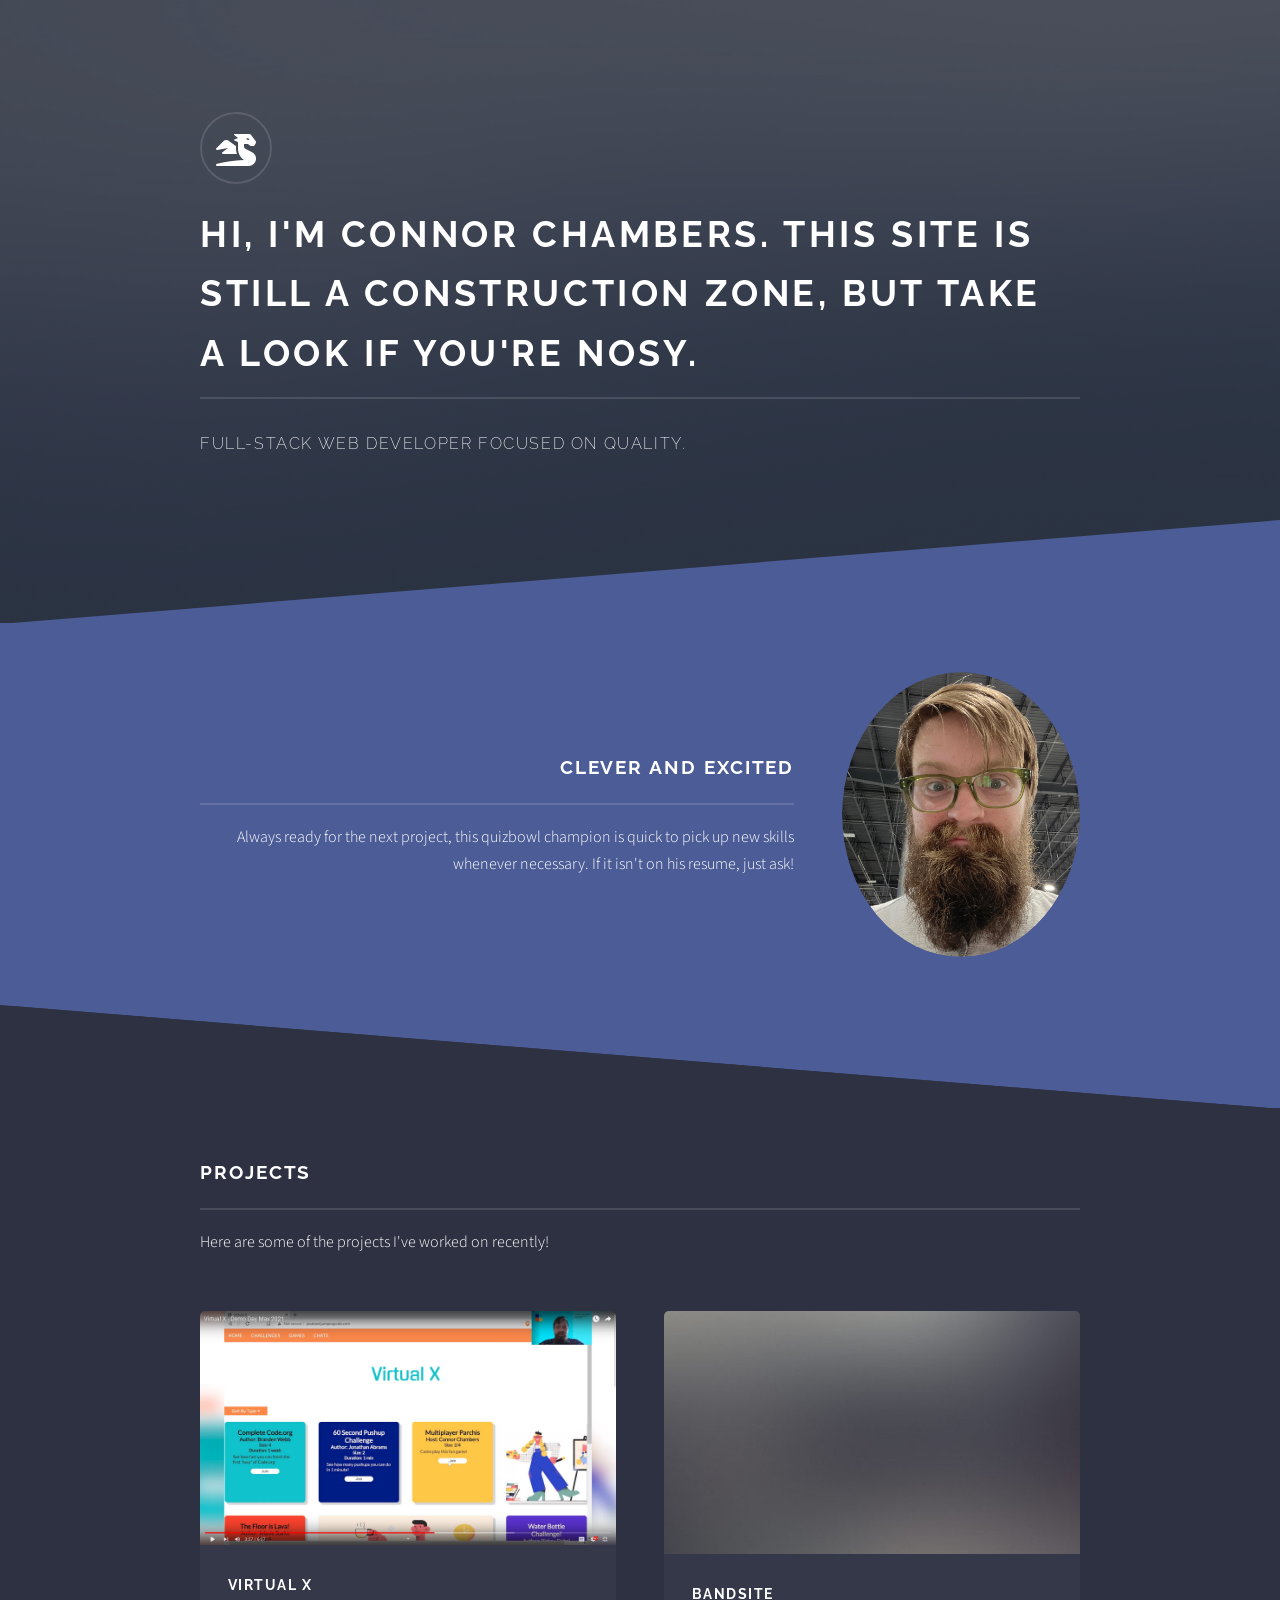
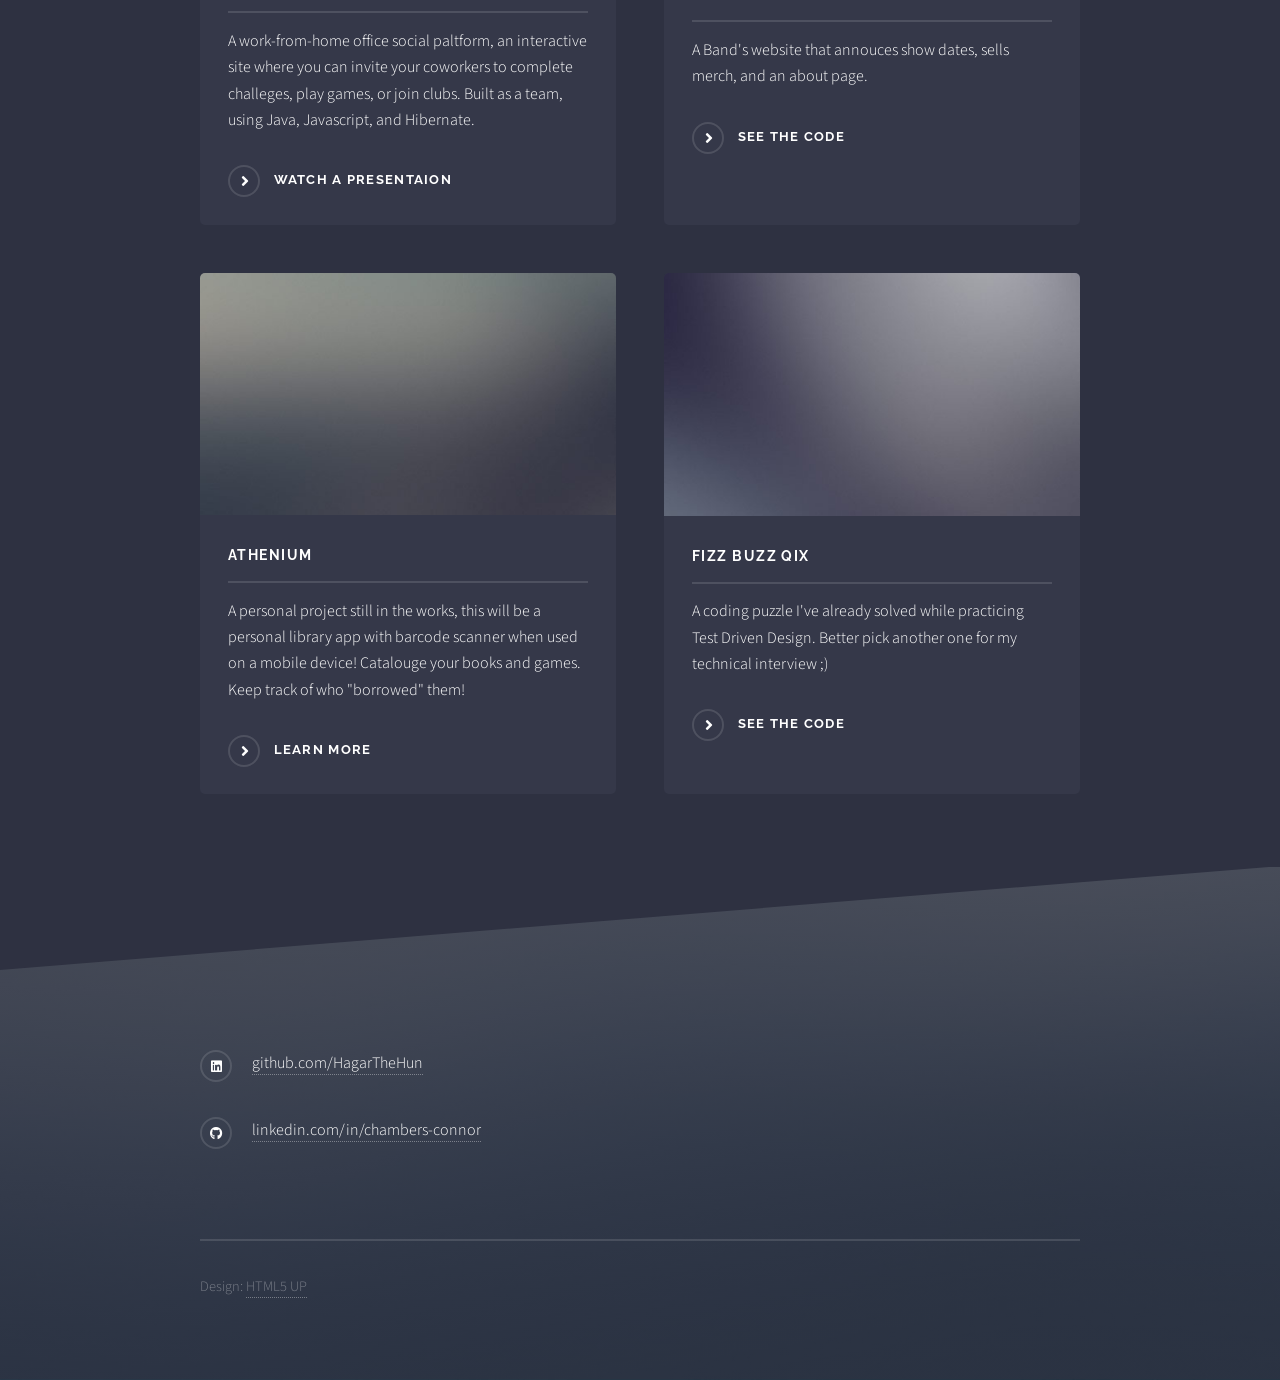
<file: index.html>
<!DOCTYPE HTML>
<!--
	Solid State by HTML5 UP
	html5up.net | @ajlkn
	Free for personal and commercial use under the CCA 3.0 license (html5up.net/license)
-->
<html>
	<head>
		<title>Hire Connor Chambers</title>
		<meta charset="utf-8" />
		<meta name="viewport" content="width=device-width, initial-scale=1, user-scalable=no" />
		<link rel="stylesheet" href="assets/css/main.css" />
		<noscript><link rel="stylesheet" href="assets/css/noscript.css" /></noscript>
	</head>
	<body class="is-preload">

		<!-- Page Wrapper -->
			<div id="page-wrapper">

				<!-- Header -->
					<header id="header" class="alt">
						<h1><a href="#banner">Connor Chambers</a></h1>
						<!--
						<nav>
							<a href="#menu">Menu</a>
						</nav>
						-->
					</header>

				<!-- Menu 
					<nav id="menu">
						<div class="inner">
							<h2>Menu</h2>
							<ul class="links">
								<li><a href="index.html">Home</a></li>
								<li><a href="generic.html">Generic</a></li>
								<li><a href="elements.html">Elements</a></li>
								<li><a href="#">Log In</a></li>
								<li><a href="#">Sign Up</a></li>
							</ul>
							<a href="#" class="close">Close</a>
						</div>
					</nav>
				-->

				<!-- Banner -->
					<section id="banner">
						<div class="inner">
							<div class="logo"><span class="icon solid fa-dragon"></span></div>
							<h2>Hi, I'm Connor Chambers.  This site is still a construction zone, but take a look if you're nosy.</h2>
							<p>Full-stack web developer focused on quality.</p>
						</div>
					</section>

				<!-- Wrapper -->
					<section id="wrapper">

						<!-- One -->
							<section id="one" class="wrapper spotlight style1">
								<div class="inner">
									<a href="#" class="image"><img src="images/ConnorHeadshot.jpg" alt="" /></a>
									<div class="content">
										<h2 class="major">Clever and Excited</h2>
										<p>Always ready for the next project, this quizbowl champion is quick to pick up new skills whenever necessary.  If it isn't on his resume, just ask!</p>
									</div>
								</div>
							</section>
<!--
						<!-- Two --
							<section id="two" class="wrapper alt spotlight style2">
								<div class="inner">
									<a href="#" class="image"><img src="images/pic02.jpg" alt="" /></a>
									<div class="content">
										<h2 class="major">Tempus adipiscing</h2>
										<p>Lorem ipsum dolor sit amet, etiam lorem adipiscing elit. Cras turpis ante, nullam sit amet turpis non, sollicitudin posuere urna. Mauris id tellus arcu. Nunc vehicula id nulla dignissim dapibus. Nullam ultrices, neque et faucibus viverra, ex nulla cursus.</p>
										<a href="#" class="special">Learn more</a>
									</div>
								</div>
							</section>

						<!-- Three --
							<section id="three" class="wrapper spotlight style3">
								<div class="inner">
									<a href="#" class="image"><img src="images/pic03.jpg" alt="" /></a>
									<div class="content">
										<h2 class="major">Nullam dignissim</h2>
										<p>Lorem ipsum dolor sit amet, etiam lorem adipiscing elit. Cras turpis ante, nullam sit amet turpis non, sollicitudin posuere urna. Mauris id tellus arcu. Nunc vehicula id nulla dignissim dapibus. Nullam ultrices, neque et faucibus viverra, ex nulla cursus.</p>
										<a href="#" class="special">Learn more</a>
									</div>
								</div>
							</section>
-->
						<!-- Four -->
							<section id="four" class="wrapper alt style1">
								<div class="inner">
									<h2 class="major">Projects</h2>
									<p>Here are some of the projects I've worked on recently!</p>
									<section class="features">
										<article>
											<a href="#" class="image"><img src="images/VirtualX.jpg" alt="" /></a>
											<h3 class="major">Virtual X</h3>
											<p>A work-from-home office social paltform, an interactive site where you can invite your coworkers to complete challeges, play games, or join clubs. Built as a team, using Java, Javascript, and Hibernate.</p>
											<a href="https://youtu.be/alANIPSBXk0" class="special">Watch a Presentaion</a>
										</article>
										<article>
											<a href="https://github.com/HagarTheHun/bandsite" class="image"><img src="images/pic05.jpg" alt="" /></a>
											<h3 class="major">BandSite</h3>
											<p>A Band's website that annouces show dates, sells merch, and an about page.</p>
											<a href="https://github.com/HagarTheHun/bandsite" class="special">See the code</a>
										</article>
										<article>
											<a href="#" class="image"><img src="images/pic06.jpg" alt="" /></a>
											<h3 class="major">Athenium</h3>
											<p>A personal project still in the works, this will be a personal library app with barcode scanner when used on a mobile device!  Catalouge your books and games.  Keep track of who "borrowed" them!</p>
											<a href="#" class="special">Learn more</a>
										</article>
										<article>
											<a href="https://github.com/HagarTheHun/fizzbuzzqix" class="image"><img src="images/pic07.jpg" alt="" /></a>
											<h3 class="major">Fizz Buzz Qix</h3>
											<p>A coding puzzle I've already solved while practicing Test Driven Design. Better pick another one for my technical interview ;)</p>
											<a href="https://github.com/HagarTheHun/fizzbuzzqix" class="special">See the code</a>
										</article>
									</section>
									<!--
									<ul class="actions">
										<li><a href="#" class="button">Browse All</a></li>
									</ul>
									-->
								</div>
							</section>

					</section>

				<!-- Footer -->
					<section id="footer">
						<div class="inner">
							
							<ul class="contact">
								<li class="icon brands fa-linkedin"><a href="https://github.com/HagarTheHun">github.com/HagarTheHun</a></li>
								<li class="icon brands fa-github"><a href="https://www.linkedin.com/in/chambers-connor/">linkedin.com/in/chambers-connor</a></li>
							</ul>
							<ul class="copyright">
								<li>Design: <a href="http://html5up.net">HTML5 UP</a></li>
							</ul>
						</div>
					</section>

			</div>

		<!-- Scripts -->
			<script src="assets/js/jquery.min.js"></script>
			<script src="assets/js/jquery.scrollex.min.js"></script>
			<script src="assets/js/browser.min.js"></script>
			<script src="assets/js/breakpoints.min.js"></script>
			<script src="assets/js/util.js"></script>
			<script src="assets/js/main.js"></script>

	</body>
</html>
</file>
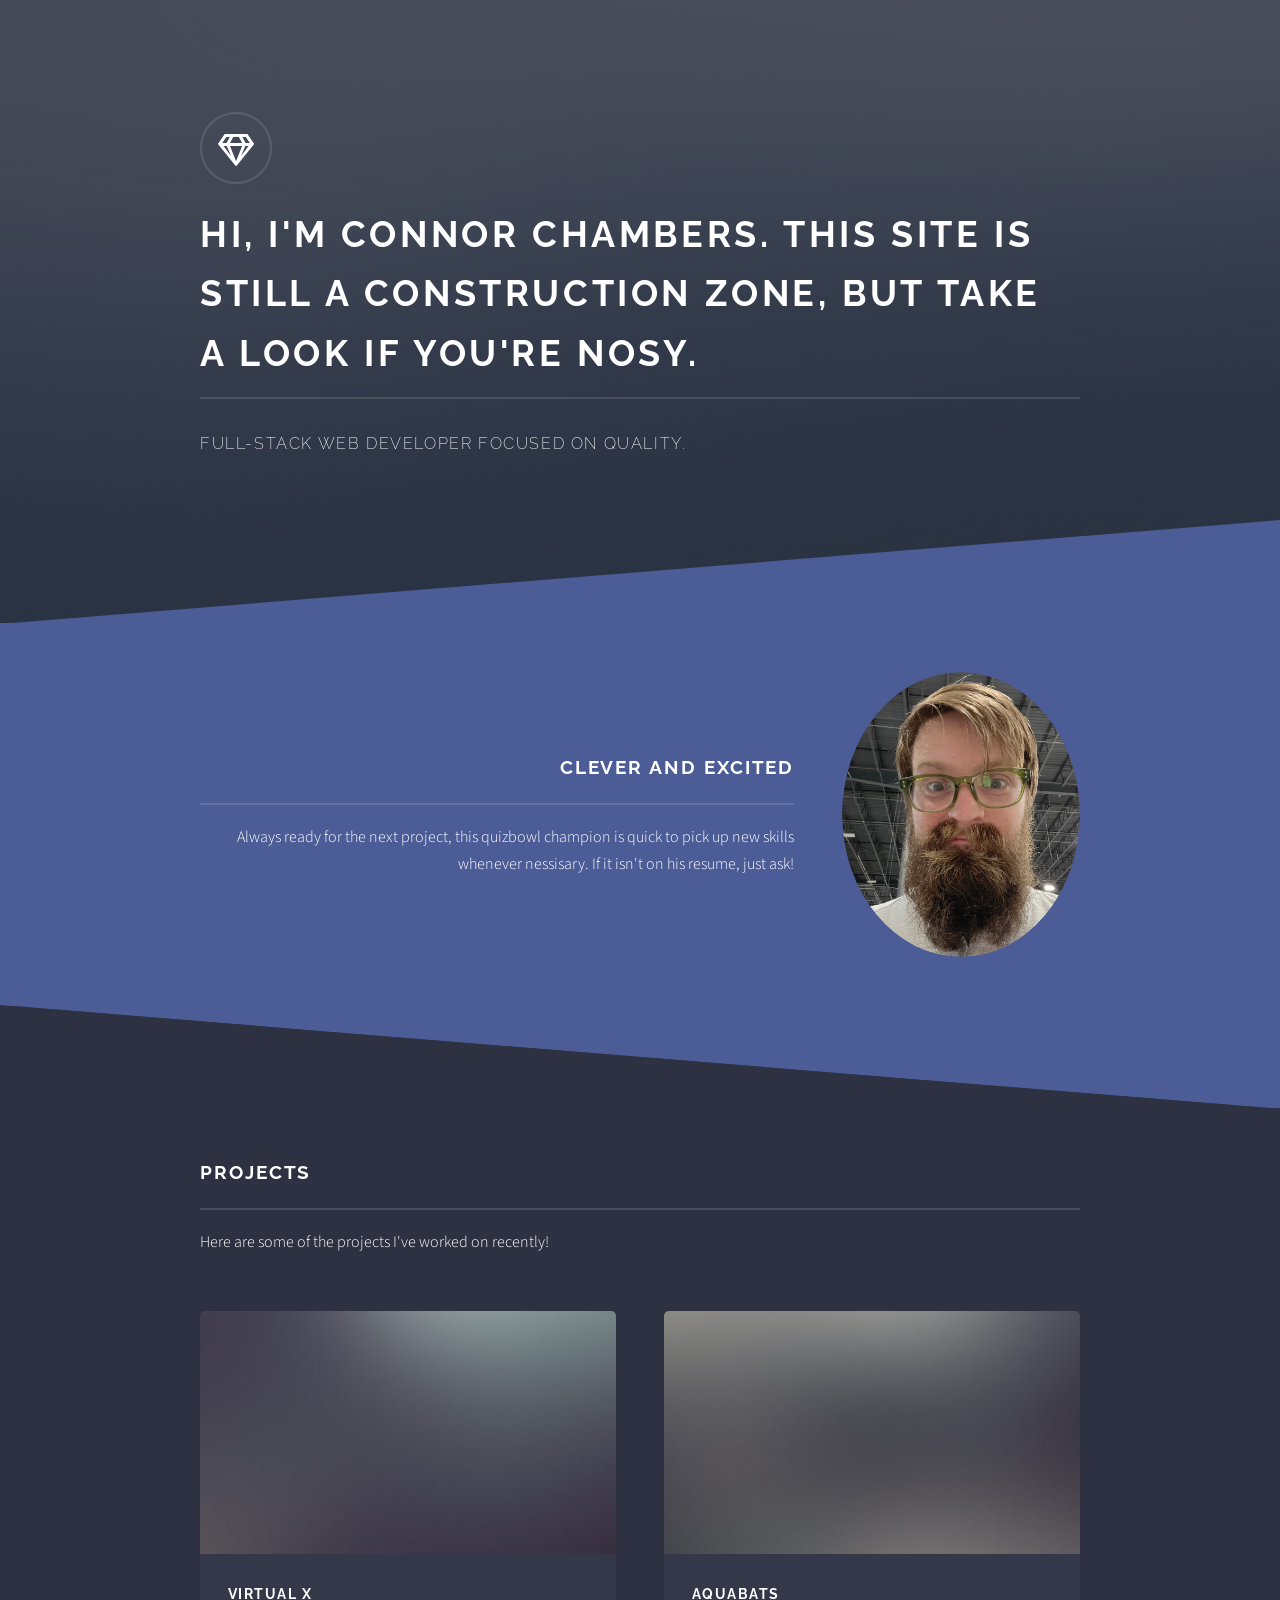
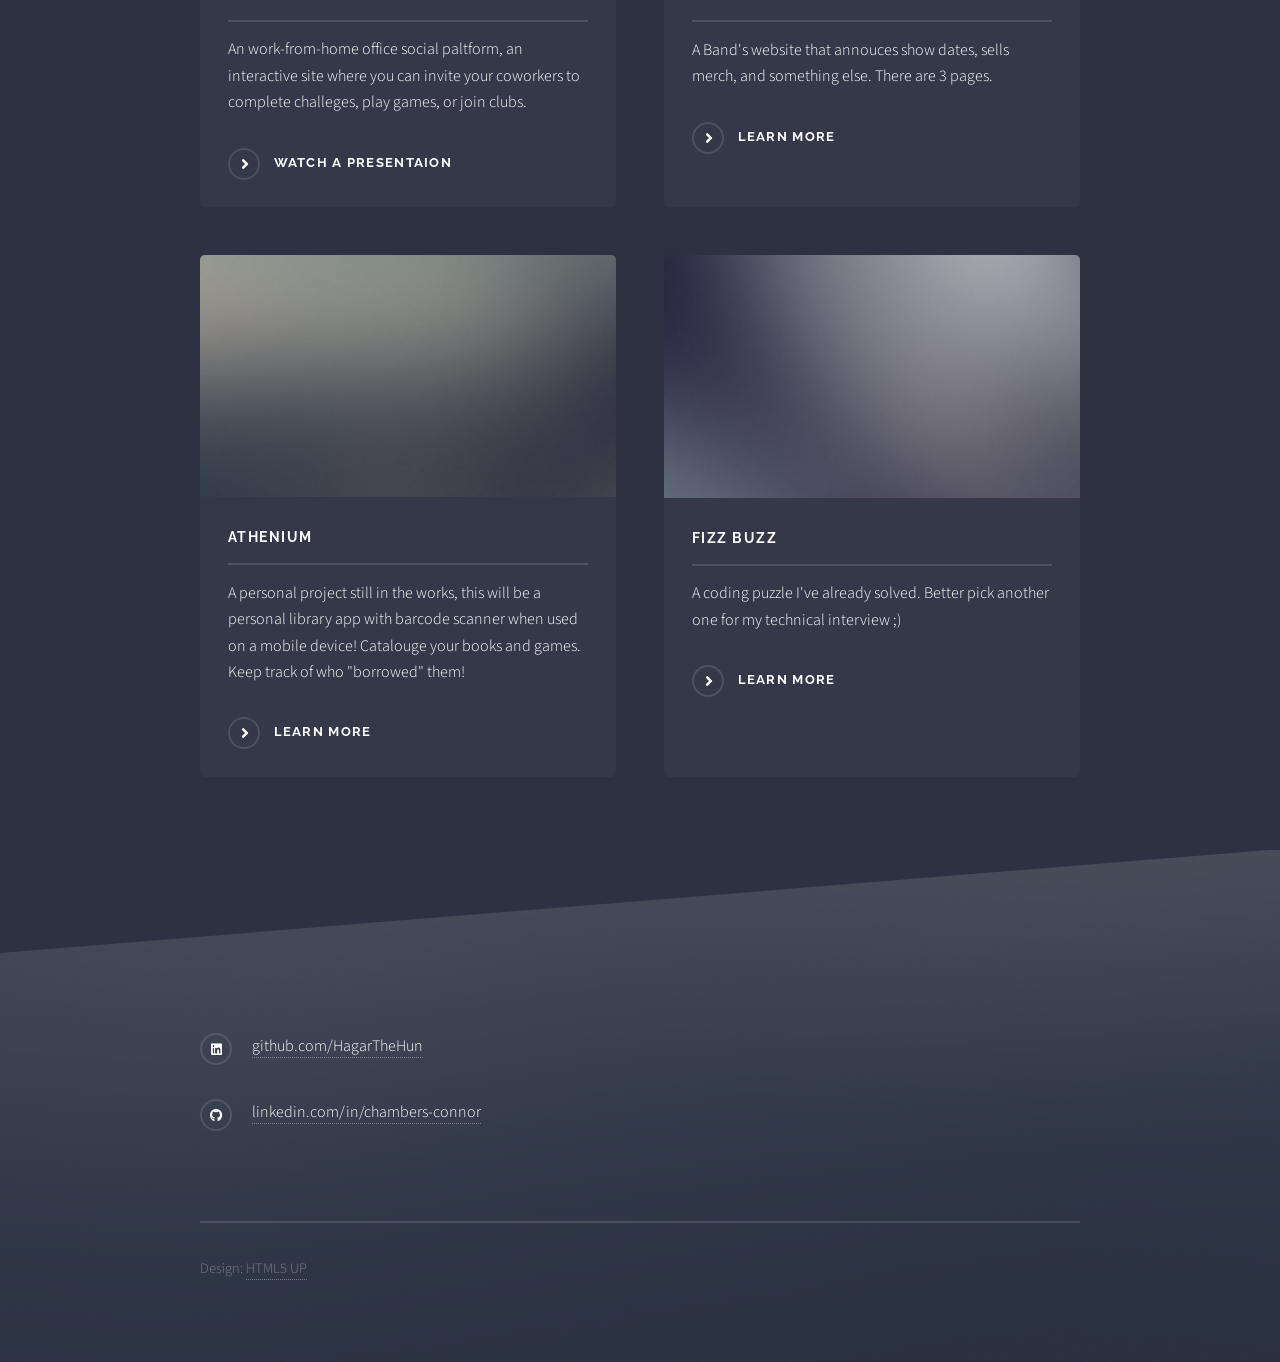
<file: html5up-solid-state/index.html>
<!DOCTYPE HTML>
<!--
	Solid State by HTML5 UP
	html5up.net | @ajlkn
	Free for personal and commercial use under the CCA 3.0 license (html5up.net/license)
-->
<html>
	<head>
		<title>Hire Connor Chambers</title>
		<meta charset="utf-8" />
		<meta name="viewport" content="width=device-width, initial-scale=1, user-scalable=no" />
		<link rel="stylesheet" href="assets/css/main.css" />
		<noscript><link rel="stylesheet" href="assets/css/noscript.css" /></noscript>
	</head>
	<body class="is-preload">

		<!-- Page Wrapper -->
			<div id="page-wrapper">

				<!-- Header -->
					<header id="header" class="alt">
						<h1><a href="#banner">Connor Chambers</a></h1>
						<!--
						<nav>
							<a href="#menu">Menu</a>
						</nav>
						-->
					</header>

				<!-- Menu 
					<nav id="menu">
						<div class="inner">
							<h2>Menu</h2>
							<ul class="links">
								<li><a href="index.html">Home</a></li>
								<li><a href="generic.html">Generic</a></li>
								<li><a href="elements.html">Elements</a></li>
								<li><a href="#">Log In</a></li>
								<li><a href="#">Sign Up</a></li>
							</ul>
							<a href="#" class="close">Close</a>
						</div>
					</nav>
				-->

				<!-- Banner -->
					<section id="banner">
						<div class="inner">
							<div class="logo"><span class="icon fa-gem"></span></div>
							<h2>Hi, I'm Connor Chambers.  This site is still a construction zone, but take a look if you're nosy.</h2>
							<p>Full-stack web developer focused on quality.</p>
						</div>
					</section>

				<!-- Wrapper -->
					<section id="wrapper">

						<!-- One -->
							<section id="one" class="wrapper spotlight style1">
								<div class="inner">
									<a href="#" class="image"><img src="images/ConnorHeadshot.jpg" alt="" /></a>
									<div class="content">
										<h2 class="major">Clever and Excited</h2>
										<p>Always ready for the next project, this quizbowl champion is quick to pick up new skills whenever nessisary.  If it isn't on his resume, just ask!</p>
									</div>
								</div>
							</section>
<!--
						<!-- Two --
							<section id="two" class="wrapper alt spotlight style2">
								<div class="inner">
									<a href="#" class="image"><img src="images/pic02.jpg" alt="" /></a>
									<div class="content">
										<h2 class="major">Tempus adipiscing</h2>
										<p>Lorem ipsum dolor sit amet, etiam lorem adipiscing elit. Cras turpis ante, nullam sit amet turpis non, sollicitudin posuere urna. Mauris id tellus arcu. Nunc vehicula id nulla dignissim dapibus. Nullam ultrices, neque et faucibus viverra, ex nulla cursus.</p>
										<a href="#" class="special">Learn more</a>
									</div>
								</div>
							</section>

						<!-- Three --
							<section id="three" class="wrapper spotlight style3">
								<div class="inner">
									<a href="#" class="image"><img src="images/pic03.jpg" alt="" /></a>
									<div class="content">
										<h2 class="major">Nullam dignissim</h2>
										<p>Lorem ipsum dolor sit amet, etiam lorem adipiscing elit. Cras turpis ante, nullam sit amet turpis non, sollicitudin posuere urna. Mauris id tellus arcu. Nunc vehicula id nulla dignissim dapibus. Nullam ultrices, neque et faucibus viverra, ex nulla cursus.</p>
										<a href="#" class="special">Learn more</a>
									</div>
								</div>
							</section>
-->
						<!-- Four -->
							<section id="four" class="wrapper alt style1">
								<div class="inner">
									<h2 class="major">Projects</h2>
									<p>Here are some of the projects I've worked on recently!</p>
									<section class="features">
										<article>
											<a href="#" class="image"><img src="images/pic04.jpg" alt="" /></a>
											<h3 class="major">Virtual X</h3>
											<p>An work-from-home office social paltform, an interactive site where you can invite your coworkers to complete challeges, play games, or join clubs.</p>
											<a href="#" class="special">Watch a Presentaion</a>
										</article>
										<article>
											<a href="#" class="image"><img src="images/pic05.jpg" alt="" /></a>
											<h3 class="major">Aquabats</h3>
											<p>A Band's website that annouces show dates, sells merch, and something else. There are 3 pages.</p>
											<a href="#" class="special">Learn more</a>
										</article>
										<article>
											<a href="#" class="image"><img src="images/pic06.jpg" alt="" /></a>
											<h3 class="major">Athenium</h3>
											<p>A personal project still in the works, this will be a personal library app with barcode scanner when used on a mobile device!  Catalouge your books and games.  Keep track of who "borrowed" them!</p>
											<a href="#" class="special">Learn more</a>
										</article>
										<article>
											<a href="#" class="image"><img src="images/pic07.jpg" alt="" /></a>
											<h3 class="major">Fizz Buzz</h3>
											<p>A coding puzzle I've already solved. Better pick another one for my technical interview ;)</p>
											<a href="#" class="special">Learn more</a>
										</article>
									</section>
									<!--
									<ul class="actions">
										<li><a href="#" class="button">Browse All</a></li>
									</ul>
									-->
								</div>
							</section>

					</section>

				<!-- Footer -->
					<section id="footer">
						<div class="inner">
							
							<ul class="contact">
								<li class="icon brands fa-linkedin"><a href="https://github.com/HagarTheHun">github.com/HagarTheHun</a></li>
								<li class="icon brands fa-github"><a href="https://www.linkedin.com/in/chambers-connor/">linkedin.com/in/chambers-connor</a></li>
							</ul>
							<ul class="copyright">
								<li>Design: <a href="http://html5up.net">HTML5 UP</a></li>
							</ul>
						</div>
					</section>

			</div>

		<!-- Scripts -->
			<script src="assets/js/jquery.min.js"></script>
			<script src="assets/js/jquery.scrollex.min.js"></script>
			<script src="assets/js/browser.min.js"></script>
			<script src="assets/js/breakpoints.min.js"></script>
			<script src="assets/js/util.js"></script>
			<script src="assets/js/main.js"></script>

	</body>
</html>
</file>
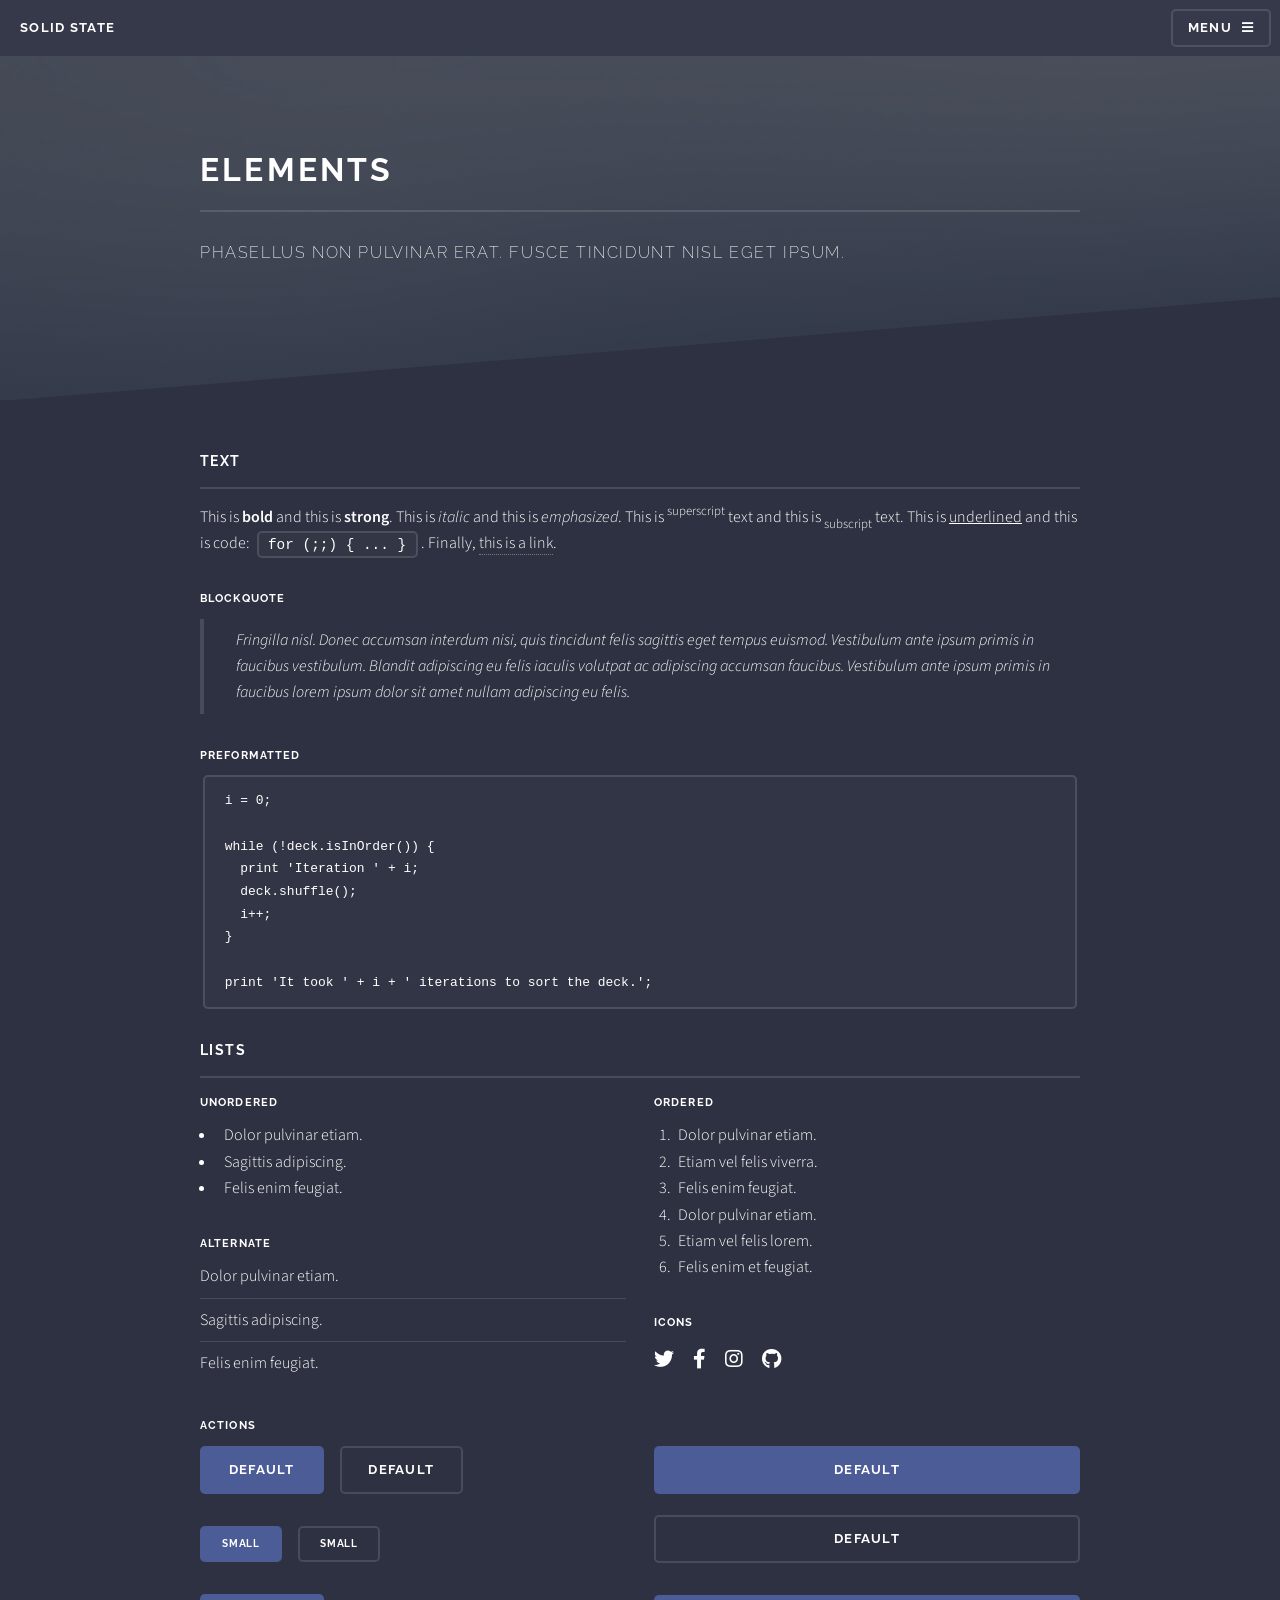
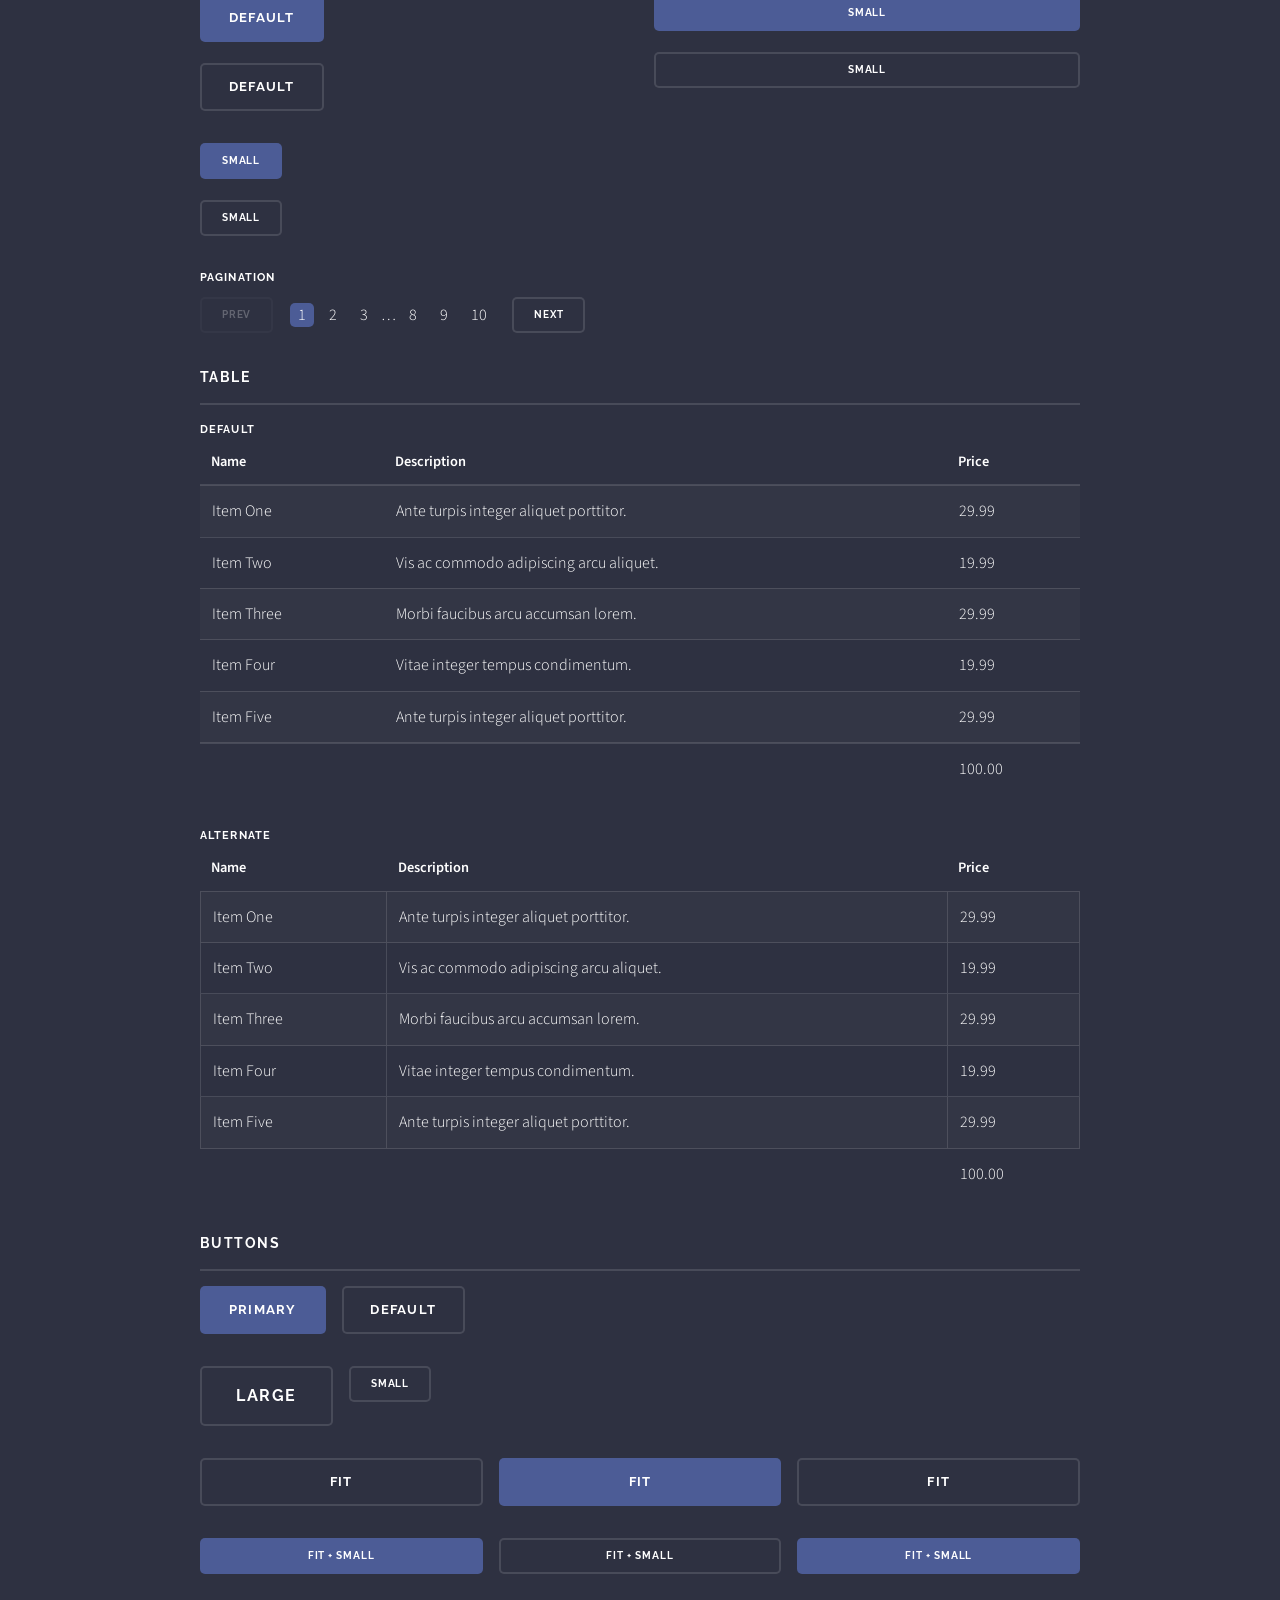
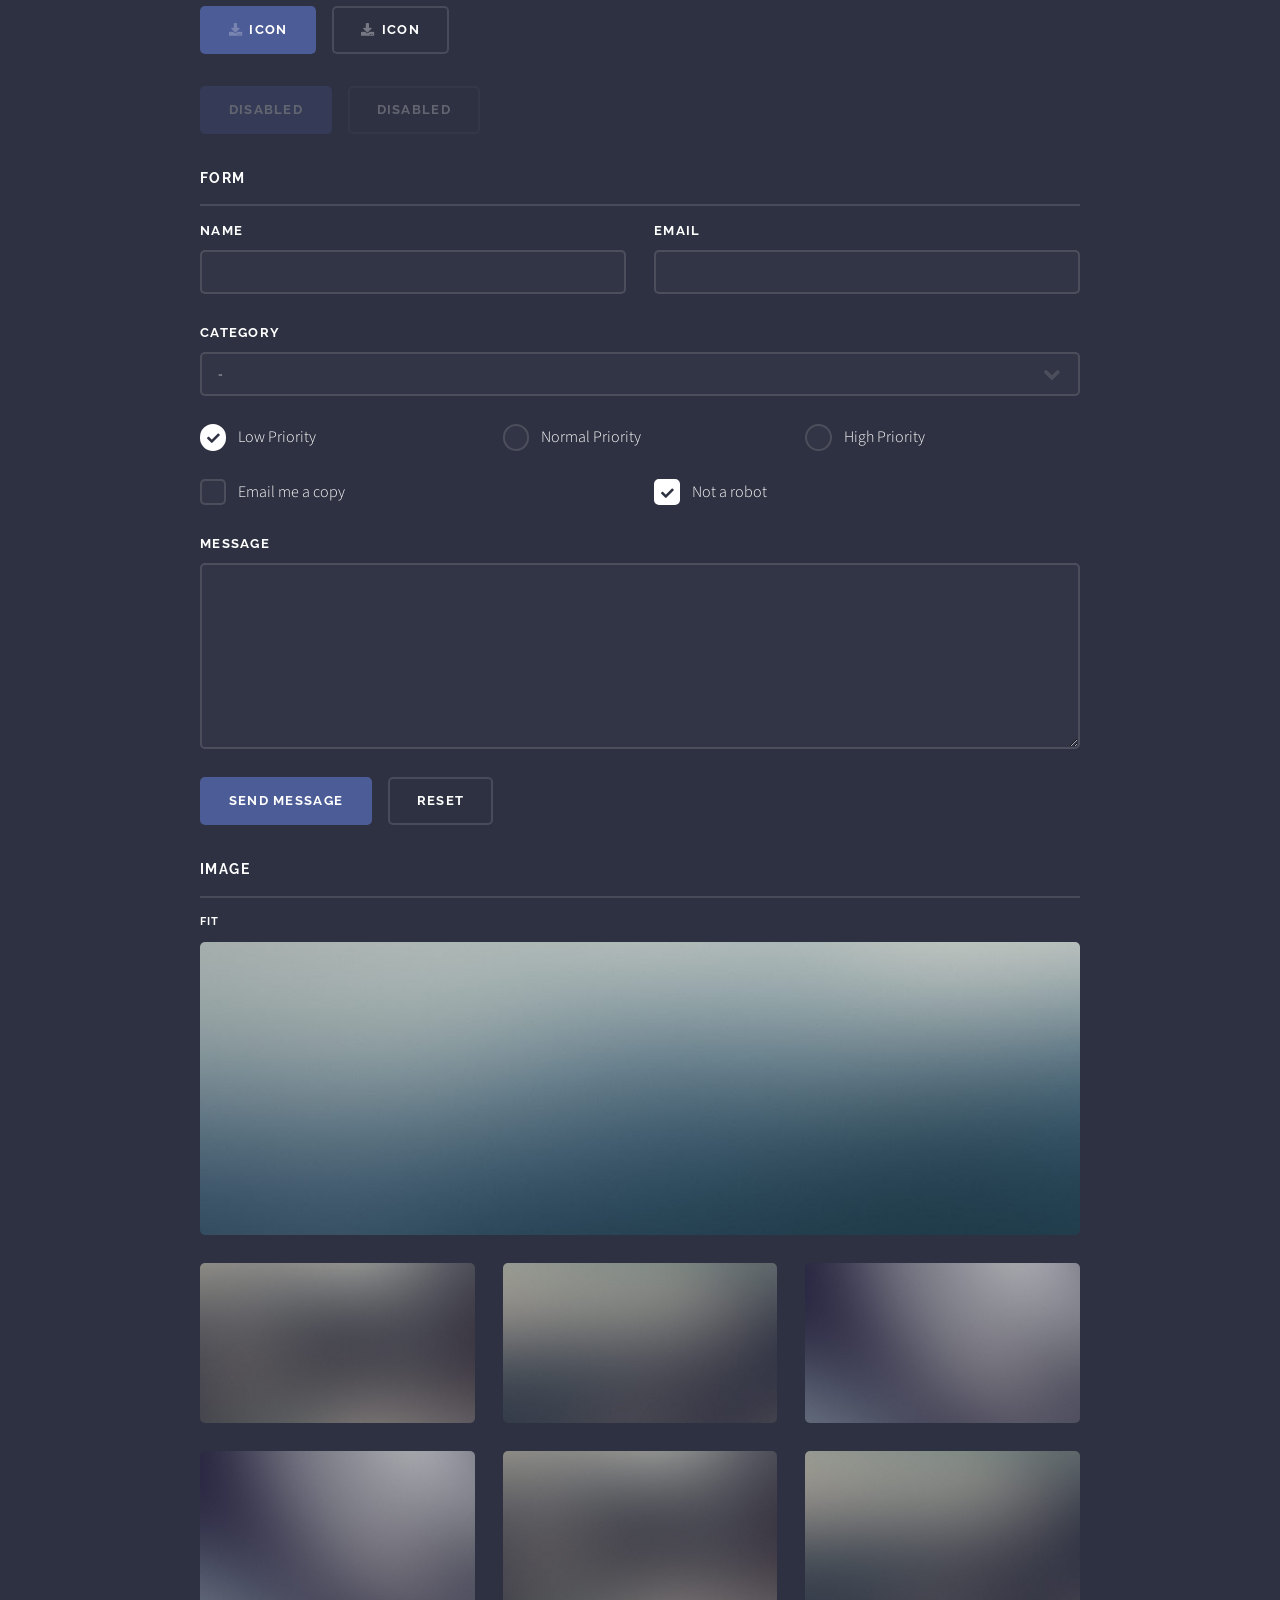
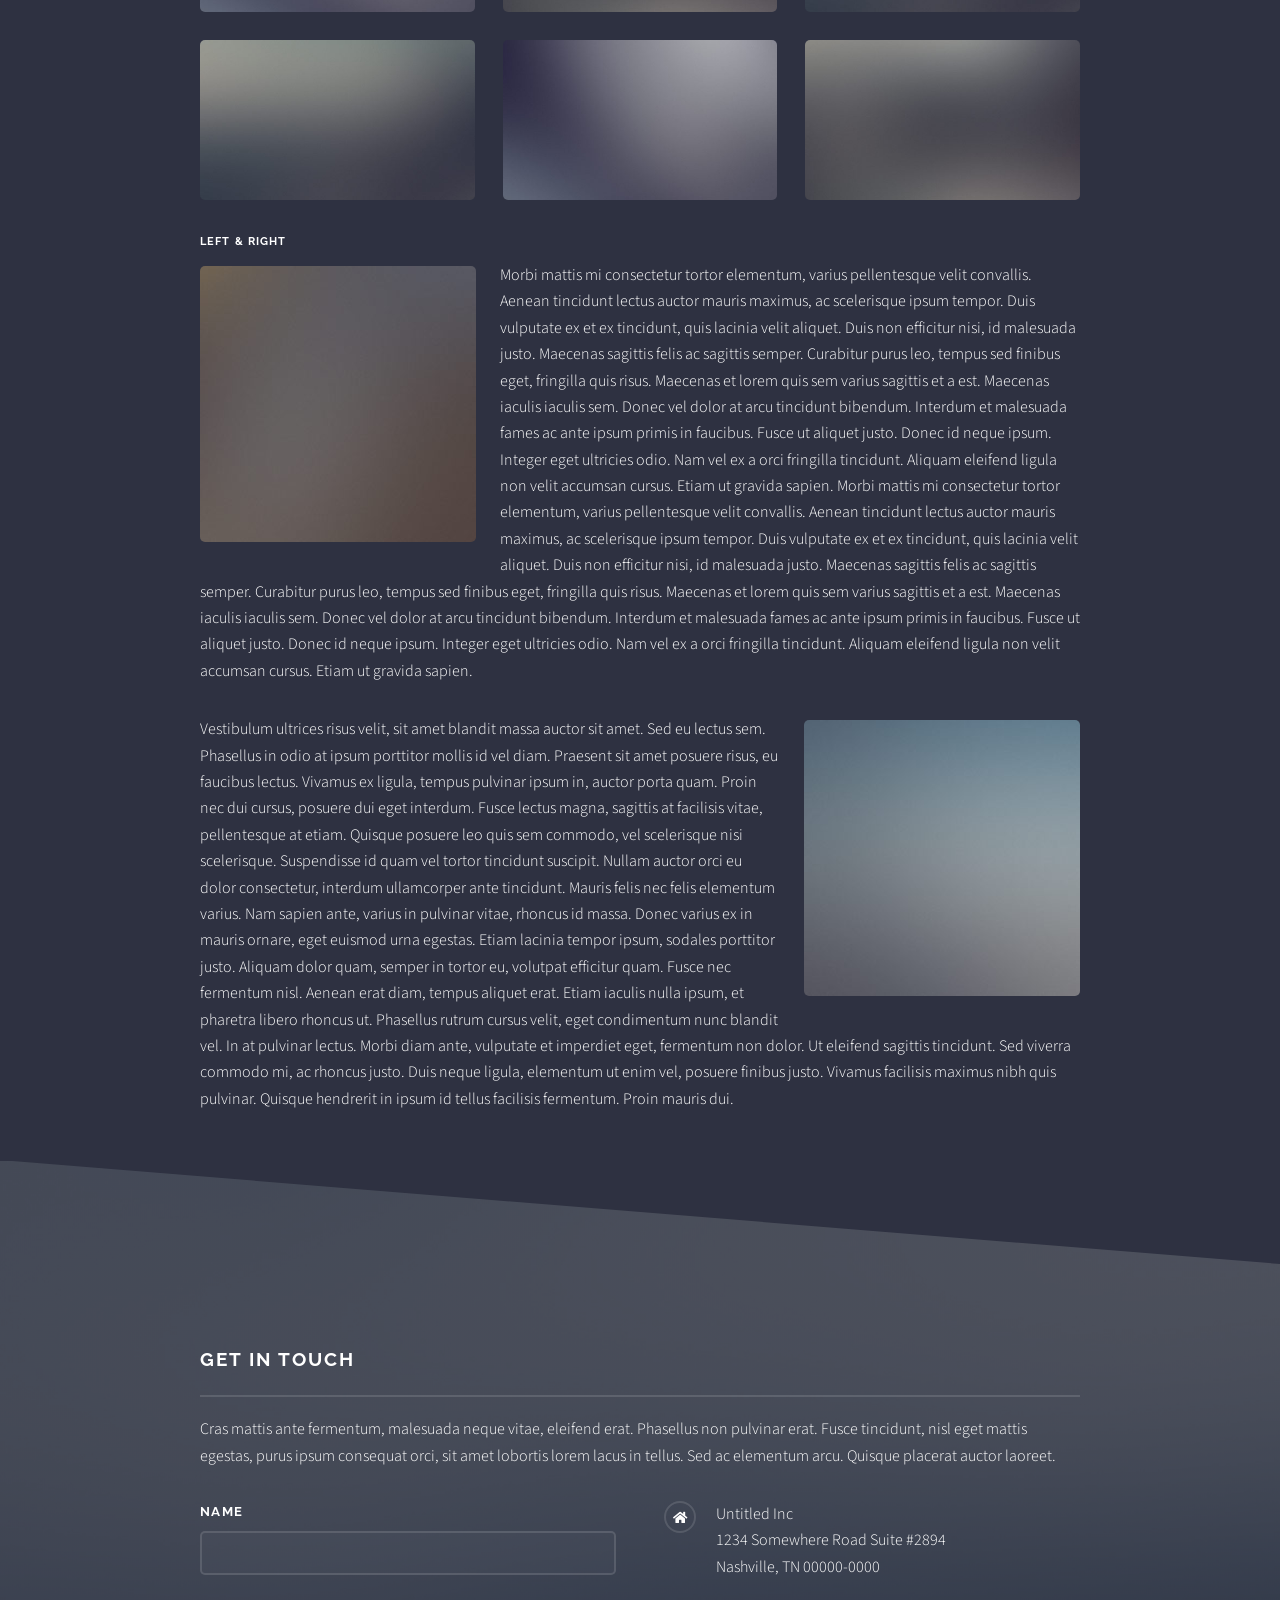
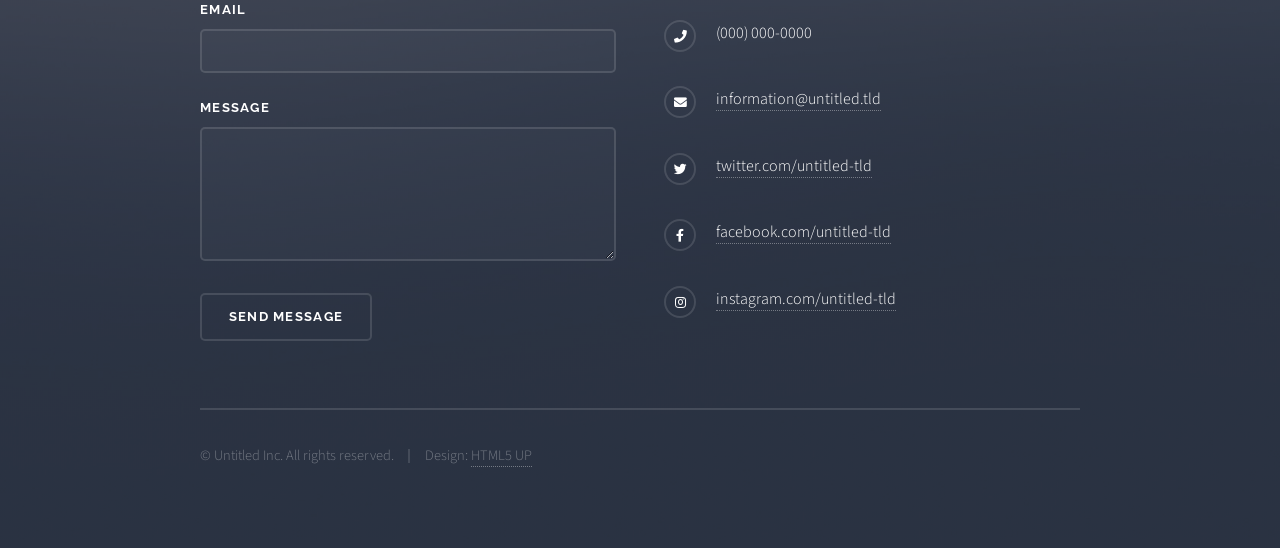
<file: elements.html>
<!DOCTYPE HTML>
<!--
	Solid State by HTML5 UP
	html5up.net | @ajlkn
	Free for personal and commercial use under the CCA 3.0 license (html5up.net/license)
-->
<html>
	<head>
		<title>Elements - Solid State by HTML5 UP</title>
		<meta charset="utf-8" />
		<meta name="viewport" content="width=device-width, initial-scale=1, user-scalable=no" />
		<link rel="stylesheet" href="assets/css/main.css" />
		<noscript><link rel="stylesheet" href="assets/css/noscript.css" /></noscript>
	</head>
	<body class="is-preload">

		<!-- Page Wrapper -->
			<div id="page-wrapper">

				<!-- Header -->
					<header id="header">
						<h1><a href="index.html">Solid State</a></h1>
						<nav>
							<a href="#menu">Menu</a>
						</nav>
					</header>

				<!-- Menu -->
					<nav id="menu">
						<div class="inner">
							<h2>Menu</h2>
							<ul class="links">
								<li><a href="index.html">Home</a></li>
								<li><a href="generic.html">Generic</a></li>
								<li><a href="elements.html">Elements</a></li>
								<li><a href="#">Log In</a></li>
								<li><a href="#">Sign Up</a></li>
							</ul>
							<a href="#" class="close">Close</a>
						</div>
					</nav>

				<!-- Wrapper -->
					<section id="wrapper">
						<header>
							<div class="inner">
								<h2>Elements</h2>
								<p>Phasellus non pulvinar erat. Fusce tincidunt nisl eget ipsum.</p>
							</div>
						</header>

						<!-- Content -->
							<div class="wrapper">
								<div class="inner">

									<section>
										<h3 class="major">Text</h3>
										<p>This is <b>bold</b> and this is <strong>strong</strong>. This is <i>italic</i> and this is <em>emphasized</em>.
										This is <sup>superscript</sup> text and this is <sub>subscript</sub> text.
										This is <u>underlined</u> and this is code: <code>for (;;) { ... }</code>. Finally, <a href="#">this is a link</a>.</p>
										<h4>Blockquote</h4>
										<blockquote>Fringilla nisl. Donec accumsan interdum nisi, quis tincidunt felis sagittis eget tempus euismod. Vestibulum ante ipsum primis in faucibus vestibulum. Blandit adipiscing eu felis iaculis volutpat ac adipiscing accumsan faucibus. Vestibulum ante ipsum primis in faucibus lorem ipsum dolor sit amet nullam adipiscing eu felis.</blockquote>
										<h4>Preformatted</h4>
										<pre><code>i = 0;

while (!deck.isInOrder()) {
  print 'Iteration ' + i;
  deck.shuffle();
  i++;
}

print 'It took ' + i + ' iterations to sort the deck.';</code></pre>
									</section>

									<section>
										<h3 class="major">Lists</h3>
										<div class="row">
											<div class="col-6 col-12-medium">
												<h4>Unordered</h4>
												<ul>
													<li>Dolor pulvinar etiam.</li>
													<li>Sagittis adipiscing.</li>
													<li>Felis enim feugiat.</li>
												</ul>
												<h4>Alternate</h4>
												<ul class="alt">
													<li>Dolor pulvinar etiam.</li>
													<li>Sagittis adipiscing.</li>
													<li>Felis enim feugiat.</li>
												</ul>
											</div>
											<div class="col-6 col-12-medium">
												<h4>Ordered</h4>
												<ol>
													<li>Dolor pulvinar etiam.</li>
													<li>Etiam vel felis viverra.</li>
													<li>Felis enim feugiat.</li>
													<li>Dolor pulvinar etiam.</li>
													<li>Etiam vel felis lorem.</li>
													<li>Felis enim et feugiat.</li>
												</ol>
												<h4>Icons</h4>
												<ul class="icons">
													<li><a href="#" class="icon brands fa-twitter"><span class="label">Twitter</span></a></li>
													<li><a href="#" class="icon brands fa-facebook-f"><span class="label">Facebook</span></a></li>
													<li><a href="#" class="icon brands fa-instagram"><span class="label">Instagram</span></a></li>
													<li><a href="#" class="icon brands fa-github"><span class="label">Github</span></a></li>
												</ul>
											</div>
										</div>
										<h4>Actions</h4>
										<div class="row">
											<div class="col-6 col-12-medium">
												<ul class="actions">
													<li><a href="#" class="button primary">Default</a></li>
													<li><a href="#" class="button">Default</a></li>
												</ul>
												<ul class="actions small">
													<li><a href="#" class="button primary small">Small</a></li>
													<li><a href="#" class="button small">Small</a></li>
												</ul>
												<ul class="actions stacked">
													<li><a href="#" class="button primary">Default</a></li>
													<li><a href="#" class="button">Default</a></li>
												</ul>
												<ul class="actions stacked small">
													<li><a href="#" class="button primary small">Small</a></li>
													<li><a href="#" class="button small">Small</a></li>
												</ul>
											</div>
											<div class="col-6 col-12-medium">
												<ul class="actions stacked">
													<li><a href="#" class="button primary fit">Default</a></li>
													<li><a href="#" class="button fit">Default</a></li>
												</ul>
												<ul class="actions stacked small">
													<li><a href="#" class="button primary small fit">Small</a></li>
													<li><a href="#" class="button small fit">Small</a></li>
												</ul>
											</div>
										</div>
										<h4>Pagination</h4>
										<ul class="pagination">
											<li><span class="button small disabled">Prev</span></li>
											<li><a href="#" class="page active">1</a></li>
											<li><a href="#" class="page">2</a></li>
											<li><a href="#" class="page">3</a></li>
											<li><span>&hellip;</span></li>
											<li><a href="#" class="page">8</a></li>
											<li><a href="#" class="page">9</a></li>
											<li><a href="#" class="page">10</a></li>
											<li><a href="#" class="button small">Next</a></li>
										</ul>
									</section>

									<section>
										<h3 class="major">Table</h3>
										<h4>Default</h4>
										<div class="table-wrapper">
											<table>
												<thead>
													<tr>
														<th>Name</th>
														<th>Description</th>
														<th>Price</th>
													</tr>
												</thead>
												<tbody>
													<tr>
														<td>Item One</td>
														<td>Ante turpis integer aliquet porttitor.</td>
														<td>29.99</td>
													</tr>
													<tr>
														<td>Item Two</td>
														<td>Vis ac commodo adipiscing arcu aliquet.</td>
														<td>19.99</td>
													</tr>
													<tr>
														<td>Item Three</td>
														<td> Morbi faucibus arcu accumsan lorem.</td>
														<td>29.99</td>
													</tr>
													<tr>
														<td>Item Four</td>
														<td>Vitae integer tempus condimentum.</td>
														<td>19.99</td>
													</tr>
													<tr>
														<td>Item Five</td>
														<td>Ante turpis integer aliquet porttitor.</td>
														<td>29.99</td>
													</tr>
												</tbody>
												<tfoot>
													<tr>
														<td colspan="2"></td>
														<td>100.00</td>
													</tr>
												</tfoot>
											</table>
										</div>

										<h4>Alternate</h4>
										<div class="table-wrapper">
											<table class="alt">
												<thead>
													<tr>
														<th>Name</th>
														<th>Description</th>
														<th>Price</th>
													</tr>
												</thead>
												<tbody>
													<tr>
														<td>Item One</td>
														<td>Ante turpis integer aliquet porttitor.</td>
														<td>29.99</td>
													</tr>
													<tr>
														<td>Item Two</td>
														<td>Vis ac commodo adipiscing arcu aliquet.</td>
														<td>19.99</td>
													</tr>
													<tr>
														<td>Item Three</td>
														<td> Morbi faucibus arcu accumsan lorem.</td>
														<td>29.99</td>
													</tr>
													<tr>
														<td>Item Four</td>
														<td>Vitae integer tempus condimentum.</td>
														<td>19.99</td>
													</tr>
													<tr>
														<td>Item Five</td>
														<td>Ante turpis integer aliquet porttitor.</td>
														<td>29.99</td>
													</tr>
												</tbody>
												<tfoot>
													<tr>
														<td colspan="2"></td>
														<td>100.00</td>
													</tr>
												</tfoot>
											</table>
										</div>
									</section>

									<section>
										<h3 class="major">Buttons</h3>
										<ul class="actions">
											<li><a href="#" class="button primary">Primary</a></li>
											<li><a href="#" class="button">Default</a></li>
										</ul>
										<ul class="actions">
											<li><a href="#" class="button large">Large</a></li>
											<li><a href="#" class="button small">Small</a></li>
										</ul>
										<ul class="actions fit">
											<li><a href="#" class="button fit">Fit</a></li>
											<li><a href="#" class="button primary fit">Fit</a></li>
											<li><a href="#" class="button fit">Fit</a></li>
										</ul>
										<ul class="actions fit small">
											<li><a href="#" class="button primary fit small">Fit + Small</a></li>
											<li><a href="#" class="button fit small">Fit + Small</a></li>
											<li><a href="#" class="button primary fit small">Fit + Small</a></li>
										</ul>
										<ul class="actions">
											<li><a href="#" class="button primary icon solid fa-download">Icon</a></li>
											<li><a href="#" class="button icon solid fa-download">Icon</a></li>
										</ul>
										<ul class="actions">
											<li><span class="button primary disabled">Disabled</span></li>
											<li><span class="button disabled">Disabled</span></li>
										</ul>
									</section>

									<section>
										<h3 class="major">Form</h3>
										<form method="post" action="#">
											<div class="row gtr-uniform">
												<div class="col-6 col-12-xsmall">
													<label for="demo-name">Name</label>
													<input type="text" name="demo-name" id="demo-name" value="" />
												</div>
												<div class="col-6 col-12-xsmall">
													<label for="demo-email">Email</label>
													<input type="email" name="demo-email" id="demo-email" value="" />
												</div>
												<div class="col-12">
													<label for="demo-category">Category</label>
													<select name="demo-category" id="demo-category">
														<option value="">-</option>
														<option value="1">Manufacturing</option>
														<option value="1">Shipping</option>
														<option value="1">Administration</option>
														<option value="1">Human Resources</option>
													</select>
												</div>
												<div class="col-4 col-12-small">
													<input type="radio" id="demo-priority-low" name="demo-priority" checked>
													<label for="demo-priority-low">Low Priority</label>
												</div>
												<div class="col-4 col-12-small">
													<input type="radio" id="demo-priority-normal" name="demo-priority">
													<label for="demo-priority-normal">Normal Priority</label>
												</div>
												<div class="col-4 col-12-small">
													<input type="radio" id="demo-priority-high" name="demo-priority">
													<label for="demo-priority-high">High Priority</label>
												</div>
												<div class="col-6 col-12-small">
													<input type="checkbox" id="demo-copy" name="demo-copy">
													<label for="demo-copy">Email me a copy</label>
												</div>
												<div class="col-6 col-12-small">
													<input type="checkbox" id="demo-human" name="demo-human" checked>
													<label for="demo-human">Not a robot</label>
												</div>
												<div class="col-12">
													<label for="demo-message">Message</label>
													<textarea name="demo-message" id="demo-message" rows="6"></textarea>
												</div>
												<div class="col-12">
													<ul class="actions">
														<li><input type="submit" value="Send Message" class="primary" /></li>
														<li><input type="reset" value="Reset" /></li>
													</ul>
												</div>
											</div>
										</form>
									</section>

									<section>
										<h3 class="major">Image</h3>
										<h4>Fit</h4>
										<div class="box alt">
											<div class="row gtr-uniform">
												<div class="col-12"><span class="image fit"><img src="images/pic08.jpg" alt="" /></span></div>
												<div class="col-4"><span class="image fit"><img src="images/pic05.jpg" alt="" /></span></div>
												<div class="col-4"><span class="image fit"><img src="images/pic06.jpg" alt="" /></span></div>
												<div class="col-4"><span class="image fit"><img src="images/pic07.jpg" alt="" /></span></div>
												<div class="col-4"><span class="image fit"><img src="images/pic07.jpg" alt="" /></span></div>
												<div class="col-4"><span class="image fit"><img src="images/pic05.jpg" alt="" /></span></div>
												<div class="col-4"><span class="image fit"><img src="images/pic06.jpg" alt="" /></span></div>
												<div class="col-4"><span class="image fit"><img src="images/pic06.jpg" alt="" /></span></div>
												<div class="col-4"><span class="image fit"><img src="images/pic07.jpg" alt="" /></span></div>
												<div class="col-4"><span class="image fit"><img src="images/pic05.jpg" alt="" /></span></div>
											</div>
										</div>
										<h4>Left &amp; Right</h4>
										<p><span class="image left"><img src="images/pic01.jpg" alt="" /></span>Morbi mattis mi consectetur tortor elementum, varius pellentesque velit convallis. Aenean tincidunt lectus auctor mauris maximus, ac scelerisque ipsum tempor. Duis vulputate ex et ex tincidunt, quis lacinia velit aliquet. Duis non efficitur nisi, id malesuada justo. Maecenas sagittis felis ac sagittis semper. Curabitur purus leo, tempus sed finibus eget, fringilla quis risus. Maecenas et lorem quis sem varius sagittis et a est. Maecenas iaculis iaculis sem. Donec vel dolor at arcu tincidunt bibendum. Interdum et malesuada fames ac ante ipsum primis in faucibus. Fusce ut aliquet justo. Donec id neque ipsum. Integer eget ultricies odio. Nam vel ex a orci fringilla tincidunt. Aliquam eleifend ligula non velit accumsan cursus. Etiam ut gravida sapien. Morbi mattis mi consectetur tortor elementum, varius pellentesque velit convallis. Aenean tincidunt lectus auctor mauris maximus, ac scelerisque ipsum tempor. Duis vulputate ex et ex tincidunt, quis lacinia velit aliquet. Duis non efficitur nisi, id malesuada justo. Maecenas sagittis felis ac sagittis semper. Curabitur purus leo, tempus sed finibus eget, fringilla quis risus. Maecenas et lorem quis sem varius sagittis et a est. Maecenas iaculis iaculis sem. Donec vel dolor at arcu tincidunt bibendum. Interdum et malesuada fames ac ante ipsum primis in faucibus. Fusce ut aliquet justo. Donec id neque ipsum. Integer eget ultricies odio. Nam vel ex a orci fringilla tincidunt. Aliquam eleifend ligula non velit accumsan cursus. Etiam ut gravida sapien.</p>
										<p><span class="image right"><img src="images/pic02.jpg" alt="" /></span>Vestibulum ultrices risus velit, sit amet blandit massa auctor sit amet. Sed eu lectus sem. Phasellus in odio at ipsum porttitor mollis id vel diam. Praesent sit amet posuere risus, eu faucibus lectus. Vivamus ex ligula, tempus pulvinar ipsum in, auctor porta quam. Proin nec dui cursus, posuere dui eget interdum. Fusce lectus magna, sagittis at facilisis vitae, pellentesque at etiam. Quisque posuere leo quis sem commodo, vel scelerisque nisi scelerisque. Suspendisse id quam vel tortor tincidunt suscipit. Nullam auctor orci eu dolor consectetur, interdum ullamcorper ante tincidunt. Mauris felis nec felis elementum varius. Nam sapien ante, varius in pulvinar vitae, rhoncus id massa. Donec varius ex in mauris ornare, eget euismod urna egestas. Etiam lacinia tempor ipsum, sodales porttitor justo. Aliquam dolor quam, semper in tortor eu, volutpat efficitur quam. Fusce nec fermentum nisl. Aenean erat diam, tempus aliquet erat. Etiam iaculis nulla ipsum, et pharetra libero rhoncus ut. Phasellus rutrum cursus velit, eget condimentum nunc blandit vel. In at pulvinar lectus. Morbi diam ante, vulputate et imperdiet eget, fermentum non dolor. Ut eleifend sagittis tincidunt. Sed viverra commodo mi, ac rhoncus justo. Duis neque ligula, elementum ut enim vel, posuere finibus justo. Vivamus facilisis maximus nibh quis pulvinar. Quisque hendrerit in ipsum id tellus facilisis fermentum. Proin mauris dui.</p>
									</section>

								</div>
							</div>

					</section>

				<!-- Footer -->
					<section id="footer">
						<div class="inner">
							<h2 class="major">Get in touch</h2>
							<p>Cras mattis ante fermentum, malesuada neque vitae, eleifend erat. Phasellus non pulvinar erat. Fusce tincidunt, nisl eget mattis egestas, purus ipsum consequat orci, sit amet lobortis lorem lacus in tellus. Sed ac elementum arcu. Quisque placerat auctor laoreet.</p>
							<form method="post" action="#">
								<div class="fields">
									<div class="field">
										<label for="name">Name</label>
										<input type="text" name="name" id="name" />
									</div>
									<div class="field">
										<label for="email">Email</label>
										<input type="email" name="email" id="email" />
									</div>
									<div class="field">
										<label for="message">Message</label>
										<textarea name="message" id="message" rows="4"></textarea>
									</div>
								</div>
								<ul class="actions">
									<li><input type="submit" value="Send Message" /></li>
								</ul>
							</form>
							<ul class="contact">
								<li class="icon solid fa-home">
									Untitled Inc<br />
									1234 Somewhere Road Suite #2894<br />
									Nashville, TN 00000-0000
								</li>
								<li class="icon solid fa-phone">(000) 000-0000</li>
								<li class="icon solid fa-envelope"><a href="#">information@untitled.tld</a></li>
								<li class="icon brands fa-twitter"><a href="#">twitter.com/untitled-tld</a></li>
								<li class="icon brands fa-facebook-f"><a href="#">facebook.com/untitled-tld</a></li>
								<li class="icon brands fa-instagram"><a href="#">instagram.com/untitled-tld</a></li>
							</ul>
							<ul class="copyright">
								<li>&copy; Untitled Inc. All rights reserved.</li><li>Design: <a href="http://html5up.net">HTML5 UP</a></li>
							</ul>
						</div>
					</section>

			</div>

		<!-- Scripts -->
			<script src="assets/js/jquery.min.js"></script>
			<script src="assets/js/jquery.scrollex.min.js"></script>
			<script src="assets/js/browser.min.js"></script>
			<script src="assets/js/breakpoints.min.js"></script>
			<script src="assets/js/util.js"></script>
			<script src="assets/js/main.js"></script>

	</body>
</html>
</file>
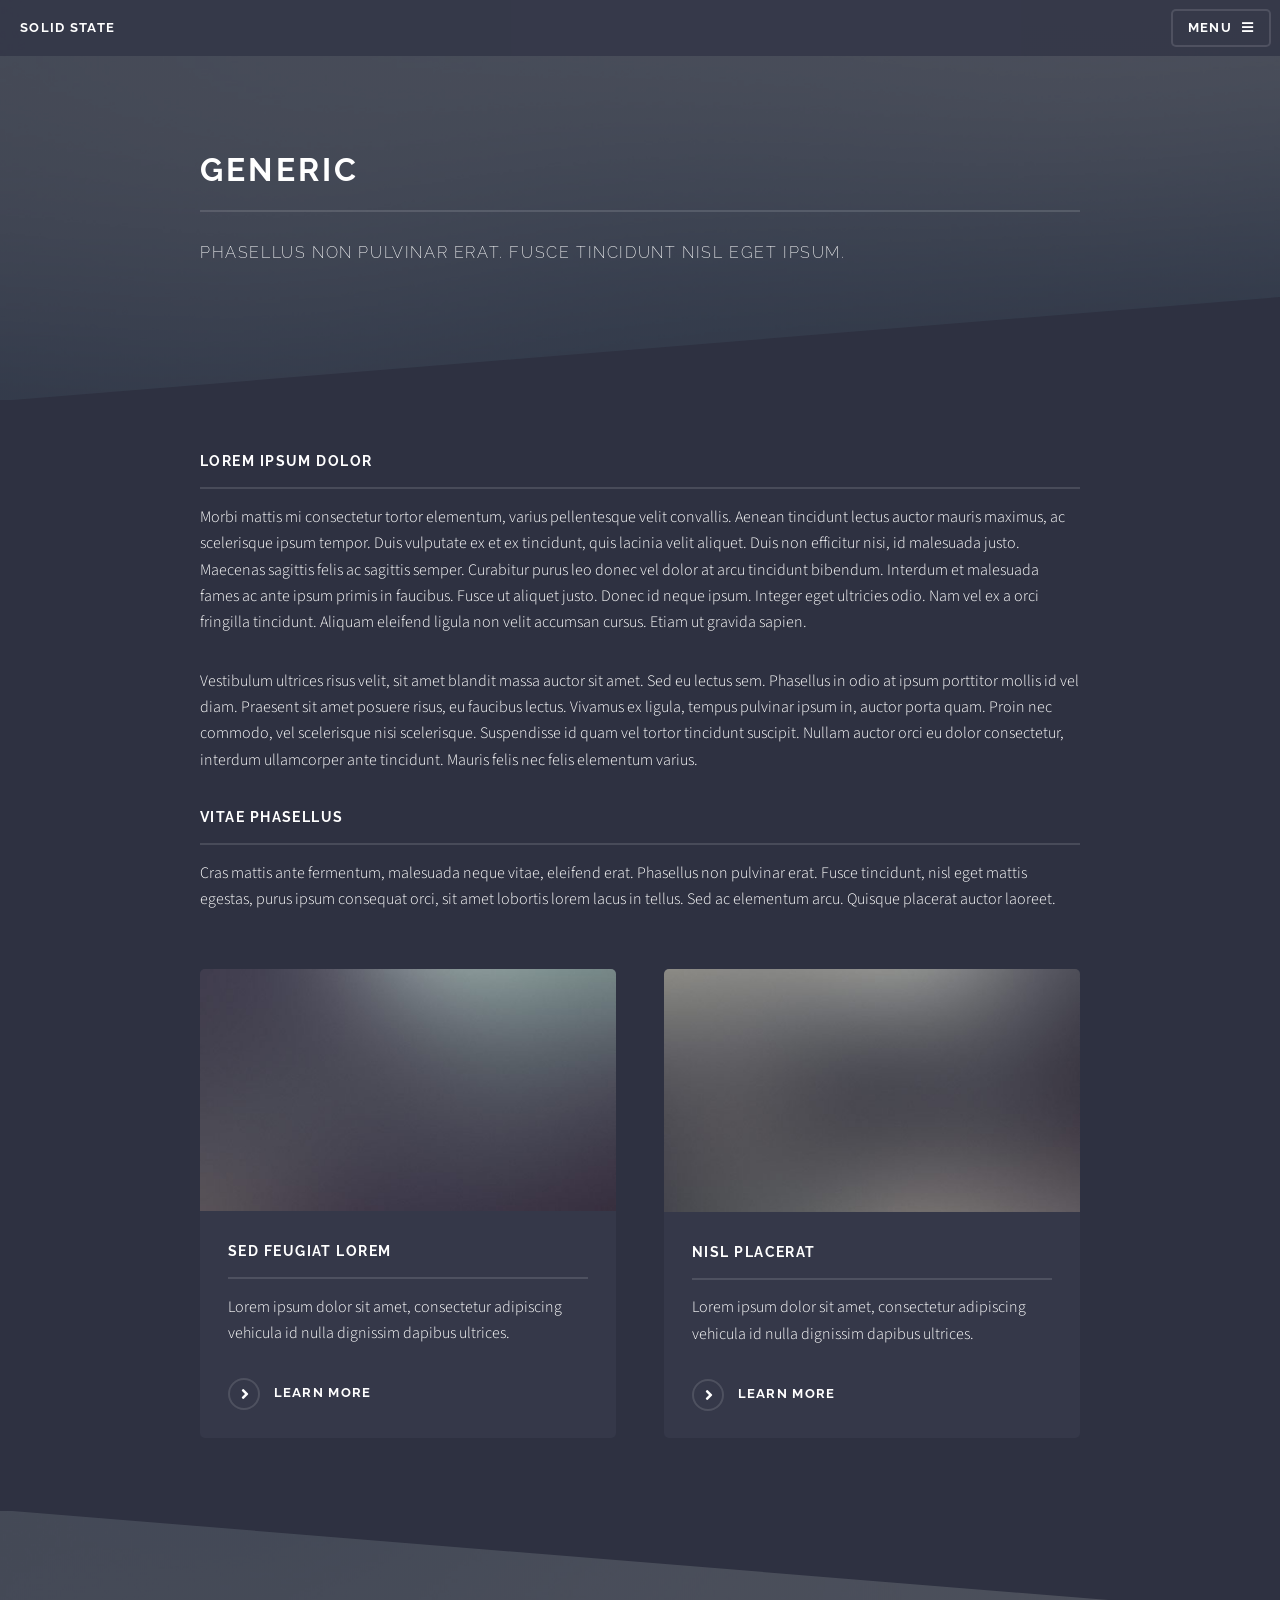
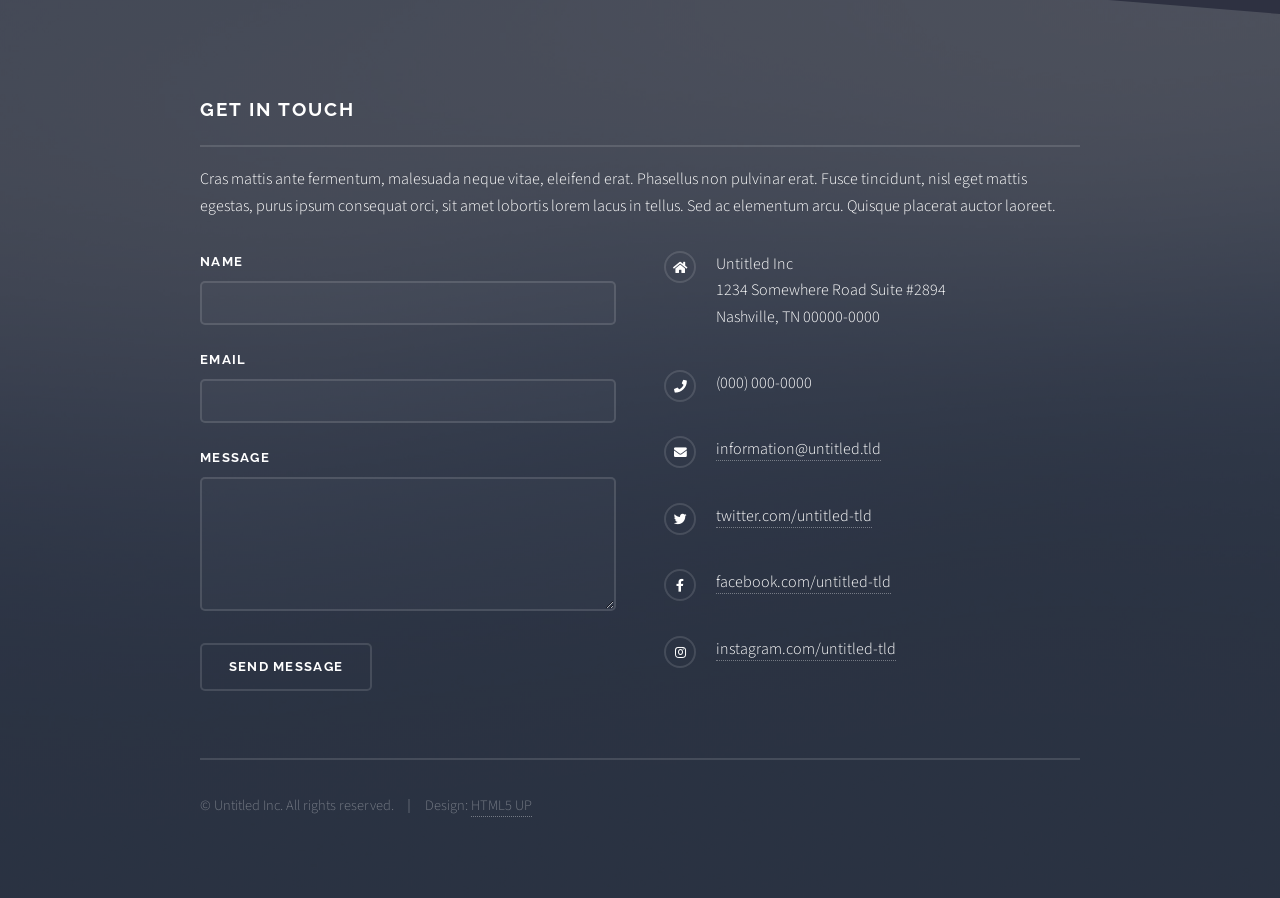
<file: generic.html>
<!DOCTYPE HTML>
<!--
	Solid State by HTML5 UP
	html5up.net | @ajlkn
	Free for personal and commercial use under the CCA 3.0 license (html5up.net/license)
-->
<html>
	<head>
		<title>Generic - Solid State by HTML5 UP</title>
		<meta charset="utf-8" />
		<meta name="viewport" content="width=device-width, initial-scale=1, user-scalable=no" />
		<link rel="stylesheet" href="assets/css/main.css" />
		<noscript><link rel="stylesheet" href="assets/css/noscript.css" /></noscript>
	</head>
	<body class="is-preload">

		<!-- Page Wrapper -->
			<div id="page-wrapper">

				<!-- Header -->
					<header id="header">
						<h1><a href="index.html">Solid State</a></h1>
						<nav>
							<a href="#menu">Menu</a>
						</nav>
					</header>

				<!-- Menu -->
					<nav id="menu">
						<div class="inner">
							<h2>Menu</h2>
							<ul class="links">
								<li><a href="index.html">Home</a></li>
								<li><a href="generic.html">Generic</a></li>
								<li><a href="elements.html">Elements</a></li>
								<li><a href="#">Log In</a></li>
								<li><a href="#">Sign Up</a></li>
							</ul>
							<a href="#" class="close">Close</a>
						</div>
					</nav>

				<!-- Wrapper -->
					<section id="wrapper">
						<header>
							<div class="inner">
								<h2>Generic</h2>
								<p>Phasellus non pulvinar erat. Fusce tincidunt nisl eget ipsum.</p>
							</div>
						</header>

						<!-- Content -->
							<div class="wrapper">
								<div class="inner">

									<h3 class="major">Lorem ipsum dolor</h3>
									<p>Morbi mattis mi consectetur tortor elementum, varius pellentesque velit convallis. Aenean tincidunt lectus auctor mauris maximus, ac scelerisque ipsum tempor. Duis vulputate ex et ex tincidunt, quis lacinia velit aliquet. Duis non efficitur nisi, id malesuada justo. Maecenas sagittis felis ac sagittis semper. Curabitur purus leo donec vel dolor at arcu tincidunt bibendum. Interdum et malesuada fames ac ante ipsum primis in faucibus. Fusce ut aliquet justo. Donec id neque ipsum. Integer eget ultricies odio. Nam vel ex a orci fringilla tincidunt. Aliquam eleifend ligula non velit accumsan cursus. Etiam ut gravida sapien.</p>

									<p>Vestibulum ultrices risus velit, sit amet blandit massa auctor sit amet. Sed eu lectus sem. Phasellus in odio at ipsum porttitor mollis id vel diam. Praesent sit amet posuere risus, eu faucibus lectus. Vivamus ex ligula, tempus pulvinar ipsum in, auctor porta quam. Proin nec commodo, vel scelerisque nisi scelerisque. Suspendisse id quam vel tortor tincidunt suscipit. Nullam auctor orci eu dolor consectetur, interdum ullamcorper ante tincidunt. Mauris felis nec felis elementum varius.</p>

									<h3 class="major">Vitae phasellus</h3>
									<p>Cras mattis ante fermentum, malesuada neque vitae, eleifend erat. Phasellus non pulvinar erat. Fusce tincidunt, nisl eget mattis egestas, purus ipsum consequat orci, sit amet lobortis lorem lacus in tellus. Sed ac elementum arcu. Quisque placerat auctor laoreet.</p>

									<section class="features">
										<article>
											<a href="#" class="image"><img src="images/pic04.jpg" alt="" /></a>
											<h3 class="major">Sed feugiat lorem</h3>
											<p>Lorem ipsum dolor sit amet, consectetur adipiscing vehicula id nulla dignissim dapibus ultrices.</p>
											<a href="#" class="special">Learn more</a>
										</article>
										<article>
											<a href="#" class="image"><img src="images/pic05.jpg" alt="" /></a>
											<h3 class="major">Nisl placerat</h3>
											<p>Lorem ipsum dolor sit amet, consectetur adipiscing vehicula id nulla dignissim dapibus ultrices.</p>
											<a href="#" class="special">Learn more</a>
										</article>
									</section>

								</div>
							</div>

					</section>

				<!-- Footer -->
					<section id="footer">
						<div class="inner">
							<h2 class="major">Get in touch</h2>
							<p>Cras mattis ante fermentum, malesuada neque vitae, eleifend erat. Phasellus non pulvinar erat. Fusce tincidunt, nisl eget mattis egestas, purus ipsum consequat orci, sit amet lobortis lorem lacus in tellus. Sed ac elementum arcu. Quisque placerat auctor laoreet.</p>
							<form method="post" action="#">
								<div class="fields">
									<div class="field">
										<label for="name">Name</label>
										<input type="text" name="name" id="name" />
									</div>
									<div class="field">
										<label for="email">Email</label>
										<input type="email" name="email" id="email" />
									</div>
									<div class="field">
										<label for="message">Message</label>
										<textarea name="message" id="message" rows="4"></textarea>
									</div>
								</div>
								<ul class="actions">
									<li><input type="submit" value="Send Message" /></li>
								</ul>
							</form>
							<ul class="contact">
								<li class="icon solid fa-home">
									Untitled Inc<br />
									1234 Somewhere Road Suite #2894<br />
									Nashville, TN 00000-0000
								</li>
								<li class="icon solid fa-phone">(000) 000-0000</li>
								<li class="icon solid fa-envelope"><a href="#">information@untitled.tld</a></li>
								<li class="icon brands fa-twitter"><a href="#">twitter.com/untitled-tld</a></li>
								<li class="icon brands fa-facebook-f"><a href="#">facebook.com/untitled-tld</a></li>
								<li class="icon brands fa-instagram"><a href="#">instagram.com/untitled-tld</a></li>
							</ul>
							<ul class="copyright">
								<li>&copy; Untitled Inc. All rights reserved.</li><li>Design: <a href="http://html5up.net">HTML5 UP</a></li>
							</ul>
						</div>
					</section>

			</div>

		<!-- Scripts -->
			<script src="assets/js/jquery.min.js"></script>
			<script src="assets/js/jquery.scrollex.min.js"></script>
			<script src="assets/js/browser.min.js"></script>
			<script src="assets/js/breakpoints.min.js"></script>
			<script src="assets/js/util.js"></script>
			<script src="assets/js/main.js"></script>

	</body>
</html>
</file>
<file: assets/css/noscript.css>
/*
	Solid State by HTML5 UP
	html5up.net | @ajlkn
	Free for personal and commercial use under the CCA 3.0 license (html5up.net/license)
*/

/* Banner */

	body.is-preload #banner .logo {
		-moz-transform: none;
		-webkit-transform: none;
		-ms-transform: none;
		transform: none;
		opacity: 1;
	}

	body.is-preload #banner h2 {
		opacity: 1;
		-moz-transform: none;
		-webkit-transform: none;
		-ms-transform: none;
		transform: none;
		-moz-filter: none;
		-webkit-filter: none;
		-ms-filter: none;
		filter: none;
	}

	body.is-preload #banner p {
		opacity: 01;
		-moz-transform: none;
		-webkit-transform: none;
		-ms-transform: none;
		transform: none;
		-moz-filter: none;
		-webkit-filter: none;
		-ms-filter: none;
		filter: none;
	}
</file>
<file: html5up-solid-state/assets/css/noscript.css>
/*
	Solid State by HTML5 UP
	html5up.net | @ajlkn
	Free for personal and commercial use under the CCA 3.0 license (html5up.net/license)
*/

/* Banner */

	body.is-preload #banner .logo {
		-moz-transform: none;
		-webkit-transform: none;
		-ms-transform: none;
		transform: none;
		opacity: 1;
	}

	body.is-preload #banner h2 {
		opacity: 1;
		-moz-transform: none;
		-webkit-transform: none;
		-ms-transform: none;
		transform: none;
		-moz-filter: none;
		-webkit-filter: none;
		-ms-filter: none;
		filter: none;
	}

	body.is-preload #banner p {
		opacity: 01;
		-moz-transform: none;
		-webkit-transform: none;
		-ms-transform: none;
		transform: none;
		-moz-filter: none;
		-webkit-filter: none;
		-ms-filter: none;
		filter: none;
	}
</file>
<file: assets/css/main.css>
@import url(fontawesome-all.min.css);
@import url("https://fonts.googleapis.com/css?family=Raleway:200,700|Source+Sans+Pro:300,600,300italic,600italic");

/*
	Solid State by HTML5 UP
	html5up.net | @ajlkn
	Free for personal and commercial use under the CCA 3.0 license (html5up.net/license)
*/

html, body, div, span, applet, object,
iframe, h1, h2, h3, h4, h5, h6, p, blockquote,
pre, a, abbr, acronym, address, big, cite,
code, del, dfn, em, img, ins, kbd, q, s, samp,
small, strike, strong, sub, sup, tt, var, b,
u, i, center, dl, dt, dd, ol, ul, li, fieldset,
form, label, legend, table, caption, tbody,
tfoot, thead, tr, th, td, article, aside,
canvas, details, embed, figure, figcaption,
footer, header, hgroup, menu, nav, output, ruby,
section, summary, time, mark, audio, video {
	margin: 0;
	padding: 0;
	border: 0;
	font-size: 100%;
	font: inherit;
	vertical-align: baseline;}

article, aside, details, figcaption, figure,
footer, header, hgroup, menu, nav, section {
	display: block;}

body {
	line-height: 1;
}

ol, ul {
	list-style: none;
}

blockquote, q {
	quotes: none;
}

	blockquote:before, blockquote:after, q:before, q:after {
		content: '';
		content: none;
	}

table {
	border-collapse: collapse;
	border-spacing: 0;
}

body {
	-webkit-text-size-adjust: none;
}

mark {
	background-color: transparent;
	color: inherit;
}

input::-moz-focus-inner {
	border: 0;
	padding: 0;
}

input, select, textarea {
	-moz-appearance: none;
	-webkit-appearance: none;
	-ms-appearance: none;
	appearance: none;
}

/* Basic */

	@-ms-viewport {
		width: device-width;
	}

	body {
		-ms-overflow-style: scrollbar;
	}

	@media screen and (max-width: 480px) {

		html, body {
			min-width: 320px;
		}

	}

	html {
		box-sizing: border-box;
	}

	*, *:before, *:after {
		box-sizing: inherit;
	}

	body {
		background-color: #2e3141;
		background-image: linear-gradient(to top, rgba(46, 49, 65, 0.8), rgba(46, 49, 65, 0.8)), url("../../images/bg.jpg");
		background-size: auto,
 cover;
		background-attachment: fixed,
 fixed;
		background-position: center,
 center;
	}

		body.is-preload *, body.is-preload *:before, body.is-preload *:after {
			-moz-animation: none !important;
			-webkit-animation: none !important;
			-ms-animation: none !important;
			animation: none !important;
			-moz-transition: none !important;
			-webkit-transition: none !important;
			-ms-transition: none !important;
			transition: none !important;
		}

/* Type */

	body, input, select, textarea {
		color: #ffffff;
		font-family: "Source Sans Pro", Helvetica, sans-serif;
		font-size: 16.5pt;
		font-weight: 300;
		line-height: 1.65;
	}

		@media screen and (max-width: 1680px) {

			body, input, select, textarea {
				font-size: 13pt;
			}

		}

		@media screen and (max-width: 1280px) {

			body, input, select, textarea {
				font-size: 12pt;
			}

		}

		@media screen and (max-width: 980px) {

			body, input, select, textarea {
				font-size: 12pt;
			}

		}

		@media screen and (max-width: 736px) {

			body, input, select, textarea {
				font-size: 12pt;
			}

		}

		@media screen and (max-width: 480px) {

			body, input, select, textarea {
				font-size: 12pt;
			}

		}

	a {
		-moz-transition: color 0.2s ease-in-out, border-bottom-color 0.2s ease-in-out;
		-webkit-transition: color 0.2s ease-in-out, border-bottom-color 0.2s ease-in-out;
		-ms-transition: color 0.2s ease-in-out, border-bottom-color 0.2s ease-in-out;
		transition: color 0.2s ease-in-out, border-bottom-color 0.2s ease-in-out;
		border-bottom: dotted 1px rgba(255, 255, 255, 0.35);
		color: #ffffff;
		text-decoration: none;
	}

		a:hover {
			border-bottom-color: transparent;
			color: #ffffff !important;
		}

		a.special:not(.button) {
			text-decoration: none;
			border-bottom: 0;
			display: block;
			font-family: Raleway, Helvetica, sans-serif;
			font-size: 0.8em;
			font-weight: 700;
			letter-spacing: 0.1em;
			margin: 0 0 2em 0;
			text-transform: uppercase;
		}

			a.special:not(.button):before {
				-moz-osx-font-smoothing: grayscale;
				-webkit-font-smoothing: antialiased;
				display: inline-block;
				font-style: normal;
				font-variant: normal;
				text-rendering: auto;
				line-height: 1;
				text-transform: none !important;
				font-family: 'Font Awesome 5 Free';
				font-weight: 900;
			}

			a.special:not(.button):before {
				-moz-transition: background-color 0.2s ease-in-out;
				-webkit-transition: background-color 0.2s ease-in-out;
				-ms-transition: background-color 0.2s ease-in-out;
				transition: background-color 0.2s ease-in-out;
				border-radius: 100%;
				border: solid 2px rgba(255, 255, 255, 0.125);
				content: '\f105';
				display: inline-block;
				font-size: 1.25em;
				height: 2em;
				line-height: 1.75em;
				margin-right: 0.85em;
				text-align: center;
				text-indent: 0.15em;
				vertical-align: middle;
				width: 2em;
			}

			a.special:not(.button):hover:before {
				background-color: rgba(255, 255, 255, 0.025);
			}

			a.special:not(.button):active:before {
				background-color: rgba(255, 255, 255, 0.075);
			}

	strong, b {
		color: #ffffff;
		font-weight: 600;
	}

	em, i {
		font-style: italic;
	}

	p {
		margin: 0 0 2em 0;
	}

	h1, h2, h3, h4, h5, h6 {
		color: #ffffff;
		font-family: Raleway, Helvetica, sans-serif;
		font-weight: 700;
		letter-spacing: 0.1em;
		margin: 0 0 1em 0;
		text-transform: uppercase;
	}

		h1 a, h2 a, h3 a, h4 a, h5 a, h6 a {
			color: inherit;
			text-decoration: none;
			border-bottom: 0;
		}

		h1 span, h2 span, h3 span, h4 span, h5 span, h6 span {
			font-weight: 200;
		}

		h1.major, h2.major, h3.major, h4.major, h5.major, h6.major {
			padding-bottom: 1em;
			border-bottom: solid 2px rgba(255, 255, 255, 0.125);
		}

	h2 {
		font-size: 1.2em;
	}

	h3 {
		font-size: 0.9em;
	}

	h4 {
		font-size: 0.7em;
	}

	h5 {
		font-size: 0.7em;
	}

	h6 {
		font-size: 0.7em;
	}

	@media screen and (max-width: 736px) {

		h2 {
			font-size: 1em;
		}

		h3 {
			font-size: 0.8em;
		}

	}

	sub {
		font-size: 0.8em;
		position: relative;
		top: 0.5em;
	}

	sup {
		font-size: 0.8em;
		position: relative;
		top: -0.5em;
	}

	blockquote {
		border-left: solid 4px rgba(255, 255, 255, 0.125);
		font-style: italic;
		margin: 0 0 2em 0;
		padding: 0.5em 0 0.5em 2em;
	}

	code {
		background: rgba(255, 255, 255, 0.025);
		border-radius: 5px;
		border: solid 2px rgba(255, 255, 255, 0.125);
		font-family: "Courier New", monospace;
		font-size: 0.9em;
		margin: 0 0.25em;
		padding: 0.25em 0.65em;
	}

	pre {
		-webkit-overflow-scrolling: touch;
		font-family: "Courier New", monospace;
		font-size: 0.9em;
		margin: 0 0 2em 0;
	}

		pre code {
			display: block;
			line-height: 1.75em;
			padding: 1em 1.5em;
			overflow-x: auto;
		}

	hr {
		border: 0;
		border-bottom: solid 2px rgba(255, 255, 255, 0.125);
		margin: 2.5em 0;
	}

		hr.major {
			margin: 4em 0;
		}

	.align-left {
		text-align: left;
	}

	.align-center {
		text-align: center;
	}

	.align-right {
		text-align: right;
	}

/* Row */

	.row {
		display: flex;
		flex-wrap: wrap;
		box-sizing: border-box;
		align-items: stretch;
	}

		.row > * {
			box-sizing: border-box;
		}

		.row.gtr-uniform > * > :last-child {
			margin-bottom: 0;
		}

		.row.aln-left {
			justify-content: flex-start;
		}

		.row.aln-center {
			justify-content: center;
		}

		.row.aln-right {
			justify-content: flex-end;
		}

		.row.aln-top {
			align-items: flex-start;
		}

		.row.aln-middle {
			align-items: center;
		}

		.row.aln-bottom {
			align-items: flex-end;
		}

		.row > .imp {
			order: -1;
		}

		.row > .col-1 {
			width: 8.33333%;
		}

		.row > .off-1 {
			margin-left: 8.33333%;
		}

		.row > .col-2 {
			width: 16.66667%;
		}

		.row > .off-2 {
			margin-left: 16.66667%;
		}

		.row > .col-3 {
			width: 25%;
		}

		.row > .off-3 {
			margin-left: 25%;
		}

		.row > .col-4 {
			width: 33.33333%;
		}

		.row > .off-4 {
			margin-left: 33.33333%;
		}

		.row > .col-5 {
			width: 41.66667%;
		}

		.row > .off-5 {
			margin-left: 41.66667%;
		}

		.row > .col-6 {
			width: 50%;
		}

		.row > .off-6 {
			margin-left: 50%;
		}

		.row > .col-7 {
			width: 58.33333%;
		}

		.row > .off-7 {
			margin-left: 58.33333%;
		}

		.row > .col-8 {
			width: 66.66667%;
		}

		.row > .off-8 {
			margin-left: 66.66667%;
		}

		.row > .col-9 {
			width: 75%;
		}

		.row > .off-9 {
			margin-left: 75%;
		}

		.row > .col-10 {
			width: 83.33333%;
		}

		.row > .off-10 {
			margin-left: 83.33333%;
		}

		.row > .col-11 {
			width: 91.66667%;
		}

		.row > .off-11 {
			margin-left: 91.66667%;
		}

		.row > .col-12 {
			width: 100%;
		}

		.row > .off-12 {
			margin-left: 100%;
		}

		.row.gtr-0 {
			margin-top: 0;
			margin-left: 0em;
		}

			.row.gtr-0 > * {
				padding: 0 0 0 0em;
			}

			.row.gtr-0.gtr-uniform {
				margin-top: 0em;
			}

				.row.gtr-0.gtr-uniform > * {
					padding-top: 0em;
				}

		.row.gtr-25 {
			margin-top: 0;
			margin-left: -0.4375em;
		}

			.row.gtr-25 > * {
				padding: 0 0 0 0.4375em;
			}

			.row.gtr-25.gtr-uniform {
				margin-top: -0.4375em;
			}

				.row.gtr-25.gtr-uniform > * {
					padding-top: 0.4375em;
				}

		.row.gtr-50 {
			margin-top: 0;
			margin-left: -0.875em;
		}

			.row.gtr-50 > * {
				padding: 0 0 0 0.875em;
			}

			.row.gtr-50.gtr-uniform {
				margin-top: -0.875em;
			}

				.row.gtr-50.gtr-uniform > * {
					padding-top: 0.875em;
				}

		.row {
			margin-top: 0;
			margin-left: -1.75em;
		}

			.row > * {
				padding: 0 0 0 1.75em;
			}

			.row.gtr-uniform {
				margin-top: -1.75em;
			}

				.row.gtr-uniform > * {
					padding-top: 1.75em;
				}

		.row.gtr-150 {
			margin-top: 0;
			margin-left: -2.625em;
		}

			.row.gtr-150 > * {
				padding: 0 0 0 2.625em;
			}

			.row.gtr-150.gtr-uniform {
				margin-top: -2.625em;
			}

				.row.gtr-150.gtr-uniform > * {
					padding-top: 2.625em;
				}

		.row.gtr-200 {
			margin-top: 0;
			margin-left: -3.5em;
		}

			.row.gtr-200 > * {
				padding: 0 0 0 3.5em;
			}

			.row.gtr-200.gtr-uniform {
				margin-top: -3.5em;
			}

				.row.gtr-200.gtr-uniform > * {
					padding-top: 3.5em;
				}

		@media screen and (max-width: 1680px) {

			.row {
				display: flex;
				flex-wrap: wrap;
				box-sizing: border-box;
				align-items: stretch;
			}

				.row > * {
					box-sizing: border-box;
				}

				.row.gtr-uniform > * > :last-child {
					margin-bottom: 0;
				}

				.row.aln-left {
					justify-content: flex-start;
				}

				.row.aln-center {
					justify-content: center;
				}

				.row.aln-right {
					justify-content: flex-end;
				}

				.row.aln-top {
					align-items: flex-start;
				}

				.row.aln-middle {
					align-items: center;
				}

				.row.aln-bottom {
					align-items: flex-end;
				}

				.row > .imp-xlarge {
					order: -1;
				}

				.row > .col-1-xlarge {
					width: 8.33333%;
				}

				.row > .off-1-xlarge {
					margin-left: 8.33333%;
				}

				.row > .col-2-xlarge {
					width: 16.66667%;
				}

				.row > .off-2-xlarge {
					margin-left: 16.66667%;
				}

				.row > .col-3-xlarge {
					width: 25%;
				}

				.row > .off-3-xlarge {
					margin-left: 25%;
				}

				.row > .col-4-xlarge {
					width: 33.33333%;
				}

				.row > .off-4-xlarge {
					margin-left: 33.33333%;
				}

				.row > .col-5-xlarge {
					width: 41.66667%;
				}

				.row > .off-5-xlarge {
					margin-left: 41.66667%;
				}

				.row > .col-6-xlarge {
					width: 50%;
				}

				.row > .off-6-xlarge {
					margin-left: 50%;
				}

				.row > .col-7-xlarge {
					width: 58.33333%;
				}

				.row > .off-7-xlarge {
					margin-left: 58.33333%;
				}

				.row > .col-8-xlarge {
					width: 66.66667%;
				}

				.row > .off-8-xlarge {
					margin-left: 66.66667%;
				}

				.row > .col-9-xlarge {
					width: 75%;
				}

				.row > .off-9-xlarge {
					margin-left: 75%;
				}

				.row > .col-10-xlarge {
					width: 83.33333%;
				}

				.row > .off-10-xlarge {
					margin-left: 83.33333%;
				}

				.row > .col-11-xlarge {
					width: 91.66667%;
				}

				.row > .off-11-xlarge {
					margin-left: 91.66667%;
				}

				.row > .col-12-xlarge {
					width: 100%;
				}

				.row > .off-12-xlarge {
					margin-left: 100%;
				}

				.row.gtr-0 {
					margin-top: 0;
					margin-left: 0em;
				}

					.row.gtr-0 > * {
						padding: 0 0 0 0em;
					}

					.row.gtr-0.gtr-uniform {
						margin-top: 0em;
					}

						.row.gtr-0.gtr-uniform > * {
							padding-top: 0em;
						}

				.row.gtr-25 {
					margin-top: 0;
					margin-left: -0.4375em;
				}

					.row.gtr-25 > * {
						padding: 0 0 0 0.4375em;
					}

					.row.gtr-25.gtr-uniform {
						margin-top: -0.4375em;
					}

						.row.gtr-25.gtr-uniform > * {
							padding-top: 0.4375em;
						}

				.row.gtr-50 {
					margin-top: 0;
					margin-left: -0.875em;
				}

					.row.gtr-50 > * {
						padding: 0 0 0 0.875em;
					}

					.row.gtr-50.gtr-uniform {
						margin-top: -0.875em;
					}

						.row.gtr-50.gtr-uniform > * {
							padding-top: 0.875em;
						}

				.row {
					margin-top: 0;
					margin-left: -1.75em;
				}

					.row > * {
						padding: 0 0 0 1.75em;
					}

					.row.gtr-uniform {
						margin-top: -1.75em;
					}

						.row.gtr-uniform > * {
							padding-top: 1.75em;
						}

				.row.gtr-150 {
					margin-top: 0;
					margin-left: -2.625em;
				}

					.row.gtr-150 > * {
						padding: 0 0 0 2.625em;
					}

					.row.gtr-150.gtr-uniform {
						margin-top: -2.625em;
					}

						.row.gtr-150.gtr-uniform > * {
							padding-top: 2.625em;
						}

				.row.gtr-200 {
					margin-top: 0;
					margin-left: -3.5em;
				}

					.row.gtr-200 > * {
						padding: 0 0 0 3.5em;
					}

					.row.gtr-200.gtr-uniform {
						margin-top: -3.5em;
					}

						.row.gtr-200.gtr-uniform > * {
							padding-top: 3.5em;
						}

		}

		@media screen and (max-width: 1280px) {

			.row {
				display: flex;
				flex-wrap: wrap;
				box-sizing: border-box;
				align-items: stretch;
			}

				.row > * {
					box-sizing: border-box;
				}

				.row.gtr-uniform > * > :last-child {
					margin-bottom: 0;
				}

				.row.aln-left {
					justify-content: flex-start;
				}

				.row.aln-center {
					justify-content: center;
				}

				.row.aln-right {
					justify-content: flex-end;
				}

				.row.aln-top {
					align-items: flex-start;
				}

				.row.aln-middle {
					align-items: center;
				}

				.row.aln-bottom {
					align-items: flex-end;
				}

				.row > .imp-large {
					order: -1;
				}

				.row > .col-1-large {
					width: 8.33333%;
				}

				.row > .off-1-large {
					margin-left: 8.33333%;
				}

				.row > .col-2-large {
					width: 16.66667%;
				}

				.row > .off-2-large {
					margin-left: 16.66667%;
				}

				.row > .col-3-large {
					width: 25%;
				}

				.row > .off-3-large {
					margin-left: 25%;
				}

				.row > .col-4-large {
					width: 33.33333%;
				}

				.row > .off-4-large {
					margin-left: 33.33333%;
				}

				.row > .col-5-large {
					width: 41.66667%;
				}

				.row > .off-5-large {
					margin-left: 41.66667%;
				}

				.row > .col-6-large {
					width: 50%;
				}

				.row > .off-6-large {
					margin-left: 50%;
				}

				.row > .col-7-large {
					width: 58.33333%;
				}

				.row > .off-7-large {
					margin-left: 58.33333%;
				}

				.row > .col-8-large {
					width: 66.66667%;
				}

				.row > .off-8-large {
					margin-left: 66.66667%;
				}

				.row > .col-9-large {
					width: 75%;
				}

				.row > .off-9-large {
					margin-left: 75%;
				}

				.row > .col-10-large {
					width: 83.33333%;
				}

				.row > .off-10-large {
					margin-left: 83.33333%;
				}

				.row > .col-11-large {
					width: 91.66667%;
				}

				.row > .off-11-large {
					margin-left: 91.66667%;
				}

				.row > .col-12-large {
					width: 100%;
				}

				.row > .off-12-large {
					margin-left: 100%;
				}

				.row.gtr-0 {
					margin-top: 0;
					margin-left: 0em;
				}

					.row.gtr-0 > * {
						padding: 0 0 0 0em;
					}

					.row.gtr-0.gtr-uniform {
						margin-top: 0em;
					}

						.row.gtr-0.gtr-uniform > * {
							padding-top: 0em;
						}

				.row.gtr-25 {
					margin-top: 0;
					margin-left: -0.4375em;
				}

					.row.gtr-25 > * {
						padding: 0 0 0 0.4375em;
					}

					.row.gtr-25.gtr-uniform {
						margin-top: -0.4375em;
					}

						.row.gtr-25.gtr-uniform > * {
							padding-top: 0.4375em;
						}

				.row.gtr-50 {
					margin-top: 0;
					margin-left: -0.875em;
				}

					.row.gtr-50 > * {
						padding: 0 0 0 0.875em;
					}

					.row.gtr-50.gtr-uniform {
						margin-top: -0.875em;
					}

						.row.gtr-50.gtr-uniform > * {
							padding-top: 0.875em;
						}

				.row {
					margin-top: 0;
					margin-left: -1.75em;
				}

					.row > * {
						padding: 0 0 0 1.75em;
					}

					.row.gtr-uniform {
						margin-top: -1.75em;
					}

						.row.gtr-uniform > * {
							padding-top: 1.75em;
						}

				.row.gtr-150 {
					margin-top: 0;
					margin-left: -2.625em;
				}

					.row.gtr-150 > * {
						padding: 0 0 0 2.625em;
					}

					.row.gtr-150.gtr-uniform {
						margin-top: -2.625em;
					}

						.row.gtr-150.gtr-uniform > * {
							padding-top: 2.625em;
						}

				.row.gtr-200 {
					margin-top: 0;
					margin-left: -3.5em;
				}

					.row.gtr-200 > * {
						padding: 0 0 0 3.5em;
					}

					.row.gtr-200.gtr-uniform {
						margin-top: -3.5em;
					}

						.row.gtr-200.gtr-uniform > * {
							padding-top: 3.5em;
						}

		}

		@media screen and (max-width: 980px) {

			.row {
				display: flex;
				flex-wrap: wrap;
				box-sizing: border-box;
				align-items: stretch;
			}

				.row > * {
					box-sizing: border-box;
				}

				.row.gtr-uniform > * > :last-child {
					margin-bottom: 0;
				}

				.row.aln-left {
					justify-content: flex-start;
				}

				.row.aln-center {
					justify-content: center;
				}

				.row.aln-right {
					justify-content: flex-end;
				}

				.row.aln-top {
					align-items: flex-start;
				}

				.row.aln-middle {
					align-items: center;
				}

				.row.aln-bottom {
					align-items: flex-end;
				}

				.row > .imp-medium {
					order: -1;
				}

				.row > .col-1-medium {
					width: 8.33333%;
				}

				.row > .off-1-medium {
					margin-left: 8.33333%;
				}

				.row > .col-2-medium {
					width: 16.66667%;
				}

				.row > .off-2-medium {
					margin-left: 16.66667%;
				}

				.row > .col-3-medium {
					width: 25%;
				}

				.row > .off-3-medium {
					margin-left: 25%;
				}

				.row > .col-4-medium {
					width: 33.33333%;
				}

				.row > .off-4-medium {
					margin-left: 33.33333%;
				}

				.row > .col-5-medium {
					width: 41.66667%;
				}

				.row > .off-5-medium {
					margin-left: 41.66667%;
				}

				.row > .col-6-medium {
					width: 50%;
				}

				.row > .off-6-medium {
					margin-left: 50%;
				}

				.row > .col-7-medium {
					width: 58.33333%;
				}

				.row > .off-7-medium {
					margin-left: 58.33333%;
				}

				.row > .col-8-medium {
					width: 66.66667%;
				}

				.row > .off-8-medium {
					margin-left: 66.66667%;
				}

				.row > .col-9-medium {
					width: 75%;
				}

				.row > .off-9-medium {
					margin-left: 75%;
				}

				.row > .col-10-medium {
					width: 83.33333%;
				}

				.row > .off-10-medium {
					margin-left: 83.33333%;
				}

				.row > .col-11-medium {
					width: 91.66667%;
				}

				.row > .off-11-medium {
					margin-left: 91.66667%;
				}

				.row > .col-12-medium {
					width: 100%;
				}

				.row > .off-12-medium {
					margin-left: 100%;
				}

				.row.gtr-0 {
					margin-top: 0;
					margin-left: 0em;
				}

					.row.gtr-0 > * {
						padding: 0 0 0 0em;
					}

					.row.gtr-0.gtr-uniform {
						margin-top: 0em;
					}

						.row.gtr-0.gtr-uniform > * {
							padding-top: 0em;
						}

				.row.gtr-25 {
					margin-top: 0;
					margin-left: -0.4375em;
				}

					.row.gtr-25 > * {
						padding: 0 0 0 0.4375em;
					}

					.row.gtr-25.gtr-uniform {
						margin-top: -0.4375em;
					}

						.row.gtr-25.gtr-uniform > * {
							padding-top: 0.4375em;
						}

				.row.gtr-50 {
					margin-top: 0;
					margin-left: -0.875em;
				}

					.row.gtr-50 > * {
						padding: 0 0 0 0.875em;
					}

					.row.gtr-50.gtr-uniform {
						margin-top: -0.875em;
					}

						.row.gtr-50.gtr-uniform > * {
							padding-top: 0.875em;
						}

				.row {
					margin-top: 0;
					margin-left: -1.75em;
				}

					.row > * {
						padding: 0 0 0 1.75em;
					}

					.row.gtr-uniform {
						margin-top: -1.75em;
					}

						.row.gtr-uniform > * {
							padding-top: 1.75em;
						}

				.row.gtr-150 {
					margin-top: 0;
					margin-left: -2.625em;
				}

					.row.gtr-150 > * {
						padding: 0 0 0 2.625em;
					}

					.row.gtr-150.gtr-uniform {
						margin-top: -2.625em;
					}

						.row.gtr-150.gtr-uniform > * {
							padding-top: 2.625em;
						}

				.row.gtr-200 {
					margin-top: 0;
					margin-left: -3.5em;
				}

					.row.gtr-200 > * {
						padding: 0 0 0 3.5em;
					}

					.row.gtr-200.gtr-uniform {
						margin-top: -3.5em;
					}

						.row.gtr-200.gtr-uniform > * {
							padding-top: 3.5em;
						}

		}

		@media screen and (max-width: 736px) {

			.row {
				display: flex;
				flex-wrap: wrap;
				box-sizing: border-box;
				align-items: stretch;
			}

				.row > * {
					box-sizing: border-box;
				}

				.row.gtr-uniform > * > :last-child {
					margin-bottom: 0;
				}

				.row.aln-left {
					justify-content: flex-start;
				}

				.row.aln-center {
					justify-content: center;
				}

				.row.aln-right {
					justify-content: flex-end;
				}

				.row.aln-top {
					align-items: flex-start;
				}

				.row.aln-middle {
					align-items: center;
				}

				.row.aln-bottom {
					align-items: flex-end;
				}

				.row > .imp-small {
					order: -1;
				}

				.row > .col-1-small {
					width: 8.33333%;
				}

				.row > .off-1-small {
					margin-left: 8.33333%;
				}

				.row > .col-2-small {
					width: 16.66667%;
				}

				.row > .off-2-small {
					margin-left: 16.66667%;
				}

				.row > .col-3-small {
					width: 25%;
				}

				.row > .off-3-small {
					margin-left: 25%;
				}

				.row > .col-4-small {
					width: 33.33333%;
				}

				.row > .off-4-small {
					margin-left: 33.33333%;
				}

				.row > .col-5-small {
					width: 41.66667%;
				}

				.row > .off-5-small {
					margin-left: 41.66667%;
				}

				.row > .col-6-small {
					width: 50%;
				}

				.row > .off-6-small {
					margin-left: 50%;
				}

				.row > .col-7-small {
					width: 58.33333%;
				}

				.row > .off-7-small {
					margin-left: 58.33333%;
				}

				.row > .col-8-small {
					width: 66.66667%;
				}

				.row > .off-8-small {
					margin-left: 66.66667%;
				}

				.row > .col-9-small {
					width: 75%;
				}

				.row > .off-9-small {
					margin-left: 75%;
				}

				.row > .col-10-small {
					width: 83.33333%;
				}

				.row > .off-10-small {
					margin-left: 83.33333%;
				}

				.row > .col-11-small {
					width: 91.66667%;
				}

				.row > .off-11-small {
					margin-left: 91.66667%;
				}

				.row > .col-12-small {
					width: 100%;
				}

				.row > .off-12-small {
					margin-left: 100%;
				}

				.row.gtr-0 {
					margin-top: 0;
					margin-left: 0em;
				}

					.row.gtr-0 > * {
						padding: 0 0 0 0em;
					}

					.row.gtr-0.gtr-uniform {
						margin-top: 0em;
					}

						.row.gtr-0.gtr-uniform > * {
							padding-top: 0em;
						}

				.row.gtr-25 {
					margin-top: 0;
					margin-left: -0.3125em;
				}

					.row.gtr-25 > * {
						padding: 0 0 0 0.3125em;
					}

					.row.gtr-25.gtr-uniform {
						margin-top: -0.3125em;
					}

						.row.gtr-25.gtr-uniform > * {
							padding-top: 0.3125em;
						}

				.row.gtr-50 {
					margin-top: 0;
					margin-left: -0.625em;
				}

					.row.gtr-50 > * {
						padding: 0 0 0 0.625em;
					}

					.row.gtr-50.gtr-uniform {
						margin-top: -0.625em;
					}

						.row.gtr-50.gtr-uniform > * {
							padding-top: 0.625em;
						}

				.row {
					margin-top: 0;
					margin-left: -1.25em;
				}

					.row > * {
						padding: 0 0 0 1.25em;
					}

					.row.gtr-uniform {
						margin-top: -1.25em;
					}

						.row.gtr-uniform > * {
							padding-top: 1.25em;
						}

				.row.gtr-150 {
					margin-top: 0;
					margin-left: -1.875em;
				}

					.row.gtr-150 > * {
						padding: 0 0 0 1.875em;
					}

					.row.gtr-150.gtr-uniform {
						margin-top: -1.875em;
					}

						.row.gtr-150.gtr-uniform > * {
							padding-top: 1.875em;
						}

				.row.gtr-200 {
					margin-top: 0;
					margin-left: -2.5em;
				}

					.row.gtr-200 > * {
						padding: 0 0 0 2.5em;
					}

					.row.gtr-200.gtr-uniform {
						margin-top: -2.5em;
					}

						.row.gtr-200.gtr-uniform > * {
							padding-top: 2.5em;
						}

		}

		@media screen and (max-width: 480px) {

			.row {
				display: flex;
				flex-wrap: wrap;
				box-sizing: border-box;
				align-items: stretch;
			}

				.row > * {
					box-sizing: border-box;
				}

				.row.gtr-uniform > * > :last-child {
					margin-bottom: 0;
				}

				.row.aln-left {
					justify-content: flex-start;
				}

				.row.aln-center {
					justify-content: center;
				}

				.row.aln-right {
					justify-content: flex-end;
				}

				.row.aln-top {
					align-items: flex-start;
				}

				.row.aln-middle {
					align-items: center;
				}

				.row.aln-bottom {
					align-items: flex-end;
				}

				.row > .imp-xsmall {
					order: -1;
				}

				.row > .col-1-xsmall {
					width: 8.33333%;
				}

				.row > .off-1-xsmall {
					margin-left: 8.33333%;
				}

				.row > .col-2-xsmall {
					width: 16.66667%;
				}

				.row > .off-2-xsmall {
					margin-left: 16.66667%;
				}

				.row > .col-3-xsmall {
					width: 25%;
				}

				.row > .off-3-xsmall {
					margin-left: 25%;
				}

				.row > .col-4-xsmall {
					width: 33.33333%;
				}

				.row > .off-4-xsmall {
					margin-left: 33.33333%;
				}

				.row > .col-5-xsmall {
					width: 41.66667%;
				}

				.row > .off-5-xsmall {
					margin-left: 41.66667%;
				}

				.row > .col-6-xsmall {
					width: 50%;
				}

				.row > .off-6-xsmall {
					margin-left: 50%;
				}

				.row > .col-7-xsmall {
					width: 58.33333%;
				}

				.row > .off-7-xsmall {
					margin-left: 58.33333%;
				}

				.row > .col-8-xsmall {
					width: 66.66667%;
				}

				.row > .off-8-xsmall {
					margin-left: 66.66667%;
				}

				.row > .col-9-xsmall {
					width: 75%;
				}

				.row > .off-9-xsmall {
					margin-left: 75%;
				}

				.row > .col-10-xsmall {
					width: 83.33333%;
				}

				.row > .off-10-xsmall {
					margin-left: 83.33333%;
				}

				.row > .col-11-xsmall {
					width: 91.66667%;
				}

				.row > .off-11-xsmall {
					margin-left: 91.66667%;
				}

				.row > .col-12-xsmall {
					width: 100%;
				}

				.row > .off-12-xsmall {
					margin-left: 100%;
				}

				.row.gtr-0 {
					margin-top: 0;
					margin-left: 0em;
				}

					.row.gtr-0 > * {
						padding: 0 0 0 0em;
					}

					.row.gtr-0.gtr-uniform {
						margin-top: 0em;
					}

						.row.gtr-0.gtr-uniform > * {
							padding-top: 0em;
						}

				.row.gtr-25 {
					margin-top: 0;
					margin-left: -0.3125em;
				}

					.row.gtr-25 > * {
						padding: 0 0 0 0.3125em;
					}

					.row.gtr-25.gtr-uniform {
						margin-top: -0.3125em;
					}

						.row.gtr-25.gtr-uniform > * {
							padding-top: 0.3125em;
						}

				.row.gtr-50 {
					margin-top: 0;
					margin-left: -0.625em;
				}

					.row.gtr-50 > * {
						padding: 0 0 0 0.625em;
					}

					.row.gtr-50.gtr-uniform {
						margin-top: -0.625em;
					}

						.row.gtr-50.gtr-uniform > * {
							padding-top: 0.625em;
						}

				.row {
					margin-top: 0;
					margin-left: -1.25em;
				}

					.row > * {
						padding: 0 0 0 1.25em;
					}

					.row.gtr-uniform {
						margin-top: -1.25em;
					}

						.row.gtr-uniform > * {
							padding-top: 1.25em;
						}

				.row.gtr-150 {
					margin-top: 0;
					margin-left: -1.875em;
				}

					.row.gtr-150 > * {
						padding: 0 0 0 1.875em;
					}

					.row.gtr-150.gtr-uniform {
						margin-top: -1.875em;
					}

						.row.gtr-150.gtr-uniform > * {
							padding-top: 1.875em;
						}

				.row.gtr-200 {
					margin-top: 0;
					margin-left: -2.5em;
				}

					.row.gtr-200 > * {
						padding: 0 0 0 2.5em;
					}

					.row.gtr-200.gtr-uniform {
						margin-top: -2.5em;
					}

						.row.gtr-200.gtr-uniform > * {
							padding-top: 2.5em;
						}

		}

		@media screen and (max-width: 360px) {

			.row {
				display: flex;
				flex-wrap: wrap;
				box-sizing: border-box;
				align-items: stretch;
			}

				.row > * {
					box-sizing: border-box;
				}

				.row.gtr-uniform > * > :last-child {
					margin-bottom: 0;
				}

				.row.aln-left {
					justify-content: flex-start;
				}

				.row.aln-center {
					justify-content: center;
				}

				.row.aln-right {
					justify-content: flex-end;
				}

				.row.aln-top {
					align-items: flex-start;
				}

				.row.aln-middle {
					align-items: center;
				}

				.row.aln-bottom {
					align-items: flex-end;
				}

				.row > .imp-xxsmall {
					order: -1;
				}

				.row > .col-1-xxsmall {
					width: 8.33333%;
				}

				.row > .off-1-xxsmall {
					margin-left: 8.33333%;
				}

				.row > .col-2-xxsmall {
					width: 16.66667%;
				}

				.row > .off-2-xxsmall {
					margin-left: 16.66667%;
				}

				.row > .col-3-xxsmall {
					width: 25%;
				}

				.row > .off-3-xxsmall {
					margin-left: 25%;
				}

				.row > .col-4-xxsmall {
					width: 33.33333%;
				}

				.row > .off-4-xxsmall {
					margin-left: 33.33333%;
				}

				.row > .col-5-xxsmall {
					width: 41.66667%;
				}

				.row > .off-5-xxsmall {
					margin-left: 41.66667%;
				}

				.row > .col-6-xxsmall {
					width: 50%;
				}

				.row > .off-6-xxsmall {
					margin-left: 50%;
				}

				.row > .col-7-xxsmall {
					width: 58.33333%;
				}

				.row > .off-7-xxsmall {
					margin-left: 58.33333%;
				}

				.row > .col-8-xxsmall {
					width: 66.66667%;
				}

				.row > .off-8-xxsmall {
					margin-left: 66.66667%;
				}

				.row > .col-9-xxsmall {
					width: 75%;
				}

				.row > .off-9-xxsmall {
					margin-left: 75%;
				}

				.row > .col-10-xxsmall {
					width: 83.33333%;
				}

				.row > .off-10-xxsmall {
					margin-left: 83.33333%;
				}

				.row > .col-11-xxsmall {
					width: 91.66667%;
				}

				.row > .off-11-xxsmall {
					margin-left: 91.66667%;
				}

				.row > .col-12-xxsmall {
					width: 100%;
				}

				.row > .off-12-xxsmall {
					margin-left: 100%;
				}

				.row.gtr-0 {
					margin-top: 0;
					margin-left: 0em;
				}

					.row.gtr-0 > * {
						padding: 0 0 0 0em;
					}

					.row.gtr-0.gtr-uniform {
						margin-top: 0em;
					}

						.row.gtr-0.gtr-uniform > * {
							padding-top: 0em;
						}

				.row.gtr-25 {
					margin-top: 0;
					margin-left: -0.3125em;
				}

					.row.gtr-25 > * {
						padding: 0 0 0 0.3125em;
					}

					.row.gtr-25.gtr-uniform {
						margin-top: -0.3125em;
					}

						.row.gtr-25.gtr-uniform > * {
							padding-top: 0.3125em;
						}

				.row.gtr-50 {
					margin-top: 0;
					margin-left: -0.625em;
				}

					.row.gtr-50 > * {
						padding: 0 0 0 0.625em;
					}

					.row.gtr-50.gtr-uniform {
						margin-top: -0.625em;
					}

						.row.gtr-50.gtr-uniform > * {
							padding-top: 0.625em;
						}

				.row {
					margin-top: 0;
					margin-left: -1.25em;
				}

					.row > * {
						padding: 0 0 0 1.25em;
					}

					.row.gtr-uniform {
						margin-top: -1.25em;
					}

						.row.gtr-uniform > * {
							padding-top: 1.25em;
						}

				.row.gtr-150 {
					margin-top: 0;
					margin-left: -1.875em;
				}

					.row.gtr-150 > * {
						padding: 0 0 0 1.875em;
					}

					.row.gtr-150.gtr-uniform {
						margin-top: -1.875em;
					}

						.row.gtr-150.gtr-uniform > * {
							padding-top: 1.875em;
						}

				.row.gtr-200 {
					margin-top: 0;
					margin-left: -2.5em;
				}

					.row.gtr-200 > * {
						padding: 0 0 0 2.5em;
					}

					.row.gtr-200.gtr-uniform {
						margin-top: -2.5em;
					}

						.row.gtr-200.gtr-uniform > * {
							padding-top: 2.5em;
						}

		}

/* Section/Article */

	section.special, article.special {
		text-align: center;
	}

/* Form */

	form {
		margin: 0 0 2em 0;
	}

		form > :last-child {
			margin-bottom: 0;
		}

		form > .fields {
			display: -moz-flex;
			display: -webkit-flex;
			display: -ms-flex;
			display: flex;
			-moz-flex-wrap: wrap;
			-webkit-flex-wrap: wrap;
			-ms-flex-wrap: wrap;
			flex-wrap: wrap;
			width: calc(100% + 3em);
			margin: -1.5em 0 2em -1.5em;
		}

			form > .fields > .field {
				-moz-flex-grow: 0;
				-webkit-flex-grow: 0;
				-ms-flex-grow: 0;
				flex-grow: 0;
				-moz-flex-shrink: 0;
				-webkit-flex-shrink: 0;
				-ms-flex-shrink: 0;
				flex-shrink: 0;
				padding: 1.5em 0 0 1.5em;
				width: calc(100% - 1.5em);
			}

				form > .fields > .field.half {
					width: calc(50% - 0.75em);
				}

				form > .fields > .field.third {
					width: calc(100%/3 - 0.5em);
				}

				form > .fields > .field.quarter {
					width: calc(25% - 0.375em);
				}

		@media screen and (max-width: 480px) {

			form > .fields {
				width: calc(100% + 3em);
				margin: -1.5em 0 2em -1.5em;
			}

				form > .fields > .field {
					padding: 1.5em 0 0 1.5em;
					width: calc(100% - 1.5em);
				}

					form > .fields > .field.half {
						width: calc(100% - 1.5em);
					}

					form > .fields > .field.third {
						width: calc(100% - 1.5em);
					}

					form > .fields > .field.quarter {
						width: calc(100% - 1.5em);
					}

		}

	label {
		color: #ffffff;
		display: block;
		font-family: Raleway, Helvetica, sans-serif;
		font-size: 0.8em;
		font-weight: 700;
		letter-spacing: 0.1em;
		margin: 0 0 0.7em 0;
		text-transform: uppercase;
	}

	input[type="text"],
	input[type="password"],
	input[type="email"],
	input[type="tel"],
	select,
	textarea {
		-moz-appearance: none;
		-webkit-appearance: none;
		-ms-appearance: none;
		appearance: none;
		background: rgba(255, 255, 255, 0.025);
		border-radius: 5px;
		border: none;
		border: solid 2px rgba(255, 255, 255, 0.125);
		color: inherit;
		display: block;
		outline: 0;
		padding: 0 1em;
		text-decoration: none;
		width: 100%;
	}

		input[type="text"]:invalid,
		input[type="password"]:invalid,
		input[type="email"]:invalid,
		input[type="tel"]:invalid,
		select:invalid,
		textarea:invalid {
			box-shadow: none;
		}

		input[type="text"]:focus,
		input[type="password"]:focus,
		input[type="email"]:focus,
		input[type="tel"]:focus,
		select:focus,
		textarea:focus {
			border-color: #5b6ba6;
		}

	select {
		background-image: url("data:image/svg+xml;charset=utf8,%3Csvg xmlns='http://www.w3.org/2000/svg' width='40' height='40' preserveAspectRatio='none' viewBox='0 0 40 40'%3E%3Cpath d='M9.4,12.3l10.4,10.4l10.4-10.4c0.2-0.2,0.5-0.4,0.9-0.4c0.3,0,0.6,0.1,0.9,0.4l3.3,3.3c0.2,0.2,0.4,0.5,0.4,0.9 c0,0.4-0.1,0.6-0.4,0.9L20.7,31.9c-0.2,0.2-0.5,0.4-0.9,0.4c-0.3,0-0.6-0.1-0.9-0.4L4.3,17.3c-0.2-0.2-0.4-0.5-0.4-0.9 c0-0.4,0.1-0.6,0.4-0.9l3.3-3.3c0.2-0.2,0.5-0.4,0.9-0.4S9.1,12.1,9.4,12.3z' fill='rgba(255, 255, 255, 0.125)' /%3E%3C/svg%3E");
		background-size: 1.25rem;
		background-repeat: no-repeat;
		background-position: calc(100% - 1rem) center;
		height: 2.75em;
		padding-right: 2.75em;
		text-overflow: ellipsis;
	}

		select option {
			color: #ffffff;
			background: #2e3141;
		}

		select:focus::-ms-value {
			background-color: transparent;
		}

		select::-ms-expand {
			display: none;
		}

	input[type="text"],
	input[type="password"],
	input[type="email"],
	select {
		height: 2.75em;
	}

	textarea {
		padding: 0.75em 1em;
	}

	input[type="checkbox"],
	input[type="radio"] {
		-moz-appearance: none;
		-webkit-appearance: none;
		-ms-appearance: none;
		appearance: none;
		display: block;
		float: left;
		margin-right: -2em;
		opacity: 0;
		width: 1em;
		z-index: -1;
	}

		input[type="checkbox"] + label,
		input[type="radio"] + label {
			text-decoration: none;
			color: #ffffff;
			cursor: pointer;
			display: inline-block;
			font-size: 1em;
			font-family: "Source Sans Pro", Helvetica, sans-serif;
			text-transform: none;
			letter-spacing: 0;
			font-weight: 300;
			padding-left: 2.4em;
			padding-right: 0.75em;
			position: relative;
		}

			input[type="checkbox"] + label:before,
			input[type="radio"] + label:before {
				-moz-osx-font-smoothing: grayscale;
				-webkit-font-smoothing: antialiased;
				display: inline-block;
				font-style: normal;
				font-variant: normal;
				text-rendering: auto;
				line-height: 1;
				text-transform: none !important;
				font-family: 'Font Awesome 5 Free';
				font-weight: 900;
			}

			input[type="checkbox"] + label:before,
			input[type="radio"] + label:before {
				background: rgba(255, 255, 255, 0.025);
				border-radius: 5px;
				border: solid 2px rgba(255, 255, 255, 0.125);
				content: '';
				display: inline-block;
				font-size: 0.8em;
				height: 2.0625em;
				left: 0;
				line-height: 2.0625em;
				position: absolute;
				text-align: center;
				top: 0;
				width: 2.0625em;
			}

		input[type="checkbox"]:checked + label:before,
		input[type="radio"]:checked + label:before {
			background: #ffffff;
			border-color: #ffffff;
			content: '\f00c';
			color: #2e3141;
		}

		input[type="checkbox"]:focus + label:before,
		input[type="radio"]:focus + label:before {
			border-color: #4c5c96;
		}

	input[type="checkbox"] + label:before {
		border-radius: 5px;
	}

	input[type="radio"] + label:before {
		border-radius: 100%;
	}

	::-webkit-input-placeholder {
		color: rgba(255, 255, 255, 0.35) !important;
		opacity: 1.0;
	}

	:-moz-placeholder {
		color: rgba(255, 255, 255, 0.35) !important;
		opacity: 1.0;
	}

	::-moz-placeholder {
		color: rgba(255, 255, 255, 0.35) !important;
		opacity: 1.0;
	}

	:-ms-input-placeholder {
		color: rgba(255, 255, 255, 0.35) !important;
		opacity: 1.0;
	}

/* Box */

	.box {
		border-radius: 5px;
		border: solid 2px rgba(255, 255, 255, 0.125);
		margin-bottom: 2em;
		padding: 1.5em;
	}

		.box > :last-child,
		.box > :last-child > :last-child,
		.box > :last-child > :last-child > :last-child {
			margin-bottom: 0;
		}

		.box.alt {
			border: 0;
			border-radius: 0;
			padding: 0;
		}

/* Icon */

	.icon {
		text-decoration: none;
		border-bottom: none;
		position: relative;
	}

		.icon:before {
			-moz-osx-font-smoothing: grayscale;
			-webkit-font-smoothing: antialiased;
			display: inline-block;
			font-style: normal;
			font-variant: normal;
			text-rendering: auto;
			line-height: 1;
			text-transform: none !important;
			font-family: 'Font Awesome 5 Free';
			font-weight: 400;
		}

		.icon > .label {
			display: none;
		}

		.icon:before {
			line-height: inherit;
		}

		.icon.solid:before {
			font-weight: 900;
		}

		.icon.brands:before {
			font-family: 'Font Awesome 5 Brands';
		}

/* Image */

	.image {
		border-radius: 5px;
		border: 0;
		display: inline-block;
		position: relative;
	}

		.image img {
			border-radius: 5px;
			display: block;
		}

		.image.left, .image.right {
			max-width: 40%;
		}

			.image.left img, .image.right img {
				width: 100%;
			}

		.image.left {
			float: left;
			padding: 0 1.5em 1em 0;
			top: 0.25em;
		}

		.image.right {
			float: right;
			padding: 0 0 1em 1.5em;
			top: 0.25em;
		}

		.image.fit {
			display: block;
			margin: 0 0 2em 0;
			width: 100%;
		}

			.image.fit img {
				width: 100%;
			}

		.image.main {
			display: block;
			margin: 0 0 3em 0;
			width: 100%;
		}

			.image.main img {
				width: 100%;
			}

/* List */

	ol {
		list-style: decimal;
		margin: 0 0 2em 0;
		padding-left: 1.25em;
	}

		ol li {
			padding-left: 0.25em;
		}

	ul {
		list-style: disc;
		margin: 0 0 2em 0;
		padding-left: 1em;
	}

		ul li {
			padding-left: 0.5em;
		}

		ul.alt {
			list-style: none;
			padding-left: 0;
		}

			ul.alt li {
				border-top: solid 1px rgba(255, 255, 255, 0.125);
				padding: 0.5em 0;
			}

				ul.alt li:first-child {
					border-top: 0;
					padding-top: 0;
				}

	dl {
		margin: 0 0 2em 0;
	}

		dl dt {
			display: block;
			font-weight: 600;
			margin: 0 0 1em 0;
		}

		dl dd {
			margin-left: 2em;
		}

/* Actions */

	ul.actions {
		display: -moz-flex;
		display: -webkit-flex;
		display: -ms-flex;
		display: flex;
		cursor: default;
		list-style: none;
		margin-left: -1em;
		padding-left: 0;
	}

		ul.actions li {
			padding: 0 0 0 1em;
			vertical-align: middle;
		}

		ul.actions.special {
			-moz-justify-content: center;
			-webkit-justify-content: center;
			-ms-justify-content: center;
			justify-content: center;
			width: 100%;
			margin-left: 0;
		}

			ul.actions.special li:first-child {
				padding-left: 0;
			}

		ul.actions.stacked {
			-moz-flex-direction: column;
			-webkit-flex-direction: column;
			-ms-flex-direction: column;
			flex-direction: column;
			margin-left: 0;
		}

			ul.actions.stacked li {
				padding: 1.3em 0 0 0;
			}

				ul.actions.stacked li:first-child {
					padding-top: 0;
				}

		ul.actions.fit {
			width: calc(100% + 1em);
		}

			ul.actions.fit li {
				-moz-flex-grow: 1;
				-webkit-flex-grow: 1;
				-ms-flex-grow: 1;
				flex-grow: 1;
				-moz-flex-shrink: 1;
				-webkit-flex-shrink: 1;
				-ms-flex-shrink: 1;
				flex-shrink: 1;
				width: 100%;
			}

				ul.actions.fit li > * {
					width: 100%;
				}

			ul.actions.fit.stacked {
				width: 100%;
			}

		@media screen and (max-width: 480px) {

			ul.actions:not(.fixed) {
				-moz-flex-direction: column;
				-webkit-flex-direction: column;
				-ms-flex-direction: column;
				flex-direction: column;
				margin-left: 0;
				width: 100% !important;
			}

				ul.actions:not(.fixed) li {
					-moz-flex-grow: 1;
					-webkit-flex-grow: 1;
					-ms-flex-grow: 1;
					flex-grow: 1;
					-moz-flex-shrink: 1;
					-webkit-flex-shrink: 1;
					-ms-flex-shrink: 1;
					flex-shrink: 1;
					padding: 1em 0 0 0;
					text-align: center;
					width: 100%;
				}

					ul.actions:not(.fixed) li > * {
						width: 100%;
					}

					ul.actions:not(.fixed) li:first-child {
						padding-top: 0;
					}

					ul.actions:not(.fixed) li input[type="submit"],
					ul.actions:not(.fixed) li input[type="reset"],
					ul.actions:not(.fixed) li input[type="button"],
					ul.actions:not(.fixed) li button,
					ul.actions:not(.fixed) li .button {
						width: 100%;
					}

						ul.actions:not(.fixed) li input[type="submit"].icon:before,
						ul.actions:not(.fixed) li input[type="reset"].icon:before,
						ul.actions:not(.fixed) li input[type="button"].icon:before,
						ul.actions:not(.fixed) li button.icon:before,
						ul.actions:not(.fixed) li .button.icon:before {
							margin-left: -0.5rem;
						}

		}

/* Icons */

	ul.icons {
		cursor: default;
		list-style: none;
		padding-left: 0;
	}

		ul.icons li {
			display: inline-block;
			padding: 0 1em 0 0;
		}

			ul.icons li:last-child {
				padding-right: 0;
			}

			ul.icons li .icon:before {
				font-size: 1.25em;
			}

/* Contact */

	ul.contact {
		list-style: none;
		padding: 0;
	}

		ul.contact li {
			text-decoration: none;
			margin: 2.5em 0 0 0;
			padding: 0 0 0 3.25em;
			position: relative;
		}

			ul.contact li:before {
				-moz-osx-font-smoothing: grayscale;
				-webkit-font-smoothing: antialiased;
				display: inline-block;
				font-style: normal;
				font-variant: normal;
				text-rendering: auto;
				line-height: 1;
				text-transform: none !important;
				font-family: 'Font Awesome 5 Free';
				font-weight: 400;
			}

			ul.contact li:before {
				border-radius: 100%;
				border: solid 2px rgba(255, 255, 255, 0.125);
				display: inline-block;
				font-size: 0.8em;
				height: 2.5em;
				left: 0;
				line-height: 2.35em;
				position: absolute;
				text-align: center;
				top: 0;
				width: 2.5em;
			}

			ul.contact li:first-child {
				margin-top: 0;
			}

		@media screen and (max-width: 736px) {

			ul.contact li {
				margin: 1.5em 0 0 0;
			}

		}

/* Pagination */

	ul.pagination {
		cursor: default;
		list-style: none;
		padding-left: 0;
	}

		ul.pagination li {
			display: inline-block;
			padding-left: 0;
			vertical-align: middle;
		}

			ul.pagination li > .page {
				-moz-transition: background-color 0.2s ease-in-out, color 0.2s ease-in-out;
				-webkit-transition: background-color 0.2s ease-in-out, color 0.2s ease-in-out;
				-ms-transition: background-color 0.2s ease-in-out, color 0.2s ease-in-out;
				transition: background-color 0.2s ease-in-out, color 0.2s ease-in-out;
				border-bottom: 0;
				border-radius: 5px;
				display: inline-block;
				height: 1.5em;
				line-height: 1.5em;
				margin: 0 0.125em;
				min-width: 1.5em;
				padding: 0 0.5em;
				text-align: center;
			}

				ul.pagination li > .page:hover {
					background-color: rgba(255, 255, 255, 0.025);
				}

				ul.pagination li > .page.active {
					background-color: #4c5c96;
				}

			ul.pagination li:first-child {
				padding-right: 0.75em;
			}

			ul.pagination li:last-child {
				padding-left: 0.75em;
			}

		@media screen and (max-width: 480px) {

			ul.pagination li:nth-child(n+2):nth-last-child(n+2) {
				display: none;
			}

			ul.pagination li .button {
				width: 100%;
			}

			ul.pagination li:first-child {
				width: calc(50% - 2px);
				text-align: left;
				padding-right: 0.325em;
			}

			ul.pagination li:last-child {
				width: calc(50% - 2px);
				text-align: right;
				padding-left: 0.325em;
			}

		}

/* Table */

	.table-wrapper {
		-webkit-overflow-scrolling: touch;
		overflow-x: auto;
	}

	table {
		margin: 0 0 2em 0;
		width: 100%;
	}

		table tbody tr {
			border: solid 1px rgba(255, 255, 255, 0.125);
			border-left: 0;
			border-right: 0;
		}

			table tbody tr:nth-child(2n + 1) {
				background-color: rgba(255, 255, 255, 0.025);
			}

		table td {
			padding: 0.75em 0.75em;
		}

		table th {
			color: #ffffff;
			font-size: 0.9em;
			font-weight: 600;
			padding: 0 0.75em 0.75em 0.75em;
			text-align: left;
		}

		table thead {
			border-bottom: solid 2px rgba(255, 255, 255, 0.125);
		}

		table tfoot {
			border-top: solid 2px rgba(255, 255, 255, 0.125);
		}

		table.alt {
			border-collapse: separate;
		}

			table.alt tbody tr td {
				border: solid 1px rgba(255, 255, 255, 0.125);
				border-left-width: 0;
				border-top-width: 0;
			}

				table.alt tbody tr td:first-child {
					border-left-width: 1px;
				}

			table.alt tbody tr:first-child td {
				border-top-width: 1px;
			}

			table.alt thead {
				border-bottom: 0;
			}

			table.alt tfoot {
				border-top: 0;
			}

/* Button */

	input[type="submit"],
	input[type="reset"],
	input[type="button"],
	button,
	.button {
		-moz-appearance: none;
		-webkit-appearance: none;
		-ms-appearance: none;
		appearance: none;
		-moz-transition: background-color 0.2s ease-in-out;
		-webkit-transition: background-color 0.2s ease-in-out;
		-ms-transition: background-color 0.2s ease-in-out;
		transition: background-color 0.2s ease-in-out;
		background-color: transparent;
		border-radius: 5px;
		border: 0;
		box-shadow: inset 0 0 0 2px rgba(255, 255, 255, 0.125);
		color: #ffffff !important;
		cursor: pointer;
		display: inline-block;
		font-family: Raleway, Helvetica, sans-serif;
		font-size: 0.8em;
		font-weight: 700;
		height: 3.75em;
		letter-spacing: 0.1em;
		line-height: 3.75em;
		padding: 0 2.25em;
		text-align: center;
		text-decoration: none;
		text-transform: uppercase;
		white-space: nowrap;
	}

		input[type="submit"]:hover,
		input[type="reset"]:hover,
		input[type="button"]:hover,
		button:hover,
		.button:hover {
			background-color: rgba(255, 255, 255, 0.025);
		}

		input[type="submit"]:active,
		input[type="reset"]:active,
		input[type="button"]:active,
		button:active,
		.button:active {
			background-color: rgba(255, 255, 255, 0.075);
		}

		input[type="submit"].icon:before,
		input[type="reset"].icon:before,
		input[type="button"].icon:before,
		button.icon:before,
		.button.icon:before {
			margin-right: 0.5em;
			color: rgba(255, 255, 255, 0.35);
		}

		input[type="submit"].primary,
		input[type="reset"].primary,
		input[type="button"].primary,
		button.primary,
		.button.primary {
			background-color: #4c5c96;
			box-shadow: none;
		}

			input[type="submit"].primary:hover,
			input[type="reset"].primary:hover,
			input[type="button"].primary:hover,
			button.primary:hover,
			.button.primary:hover {
				background-color: #53639e;
			}

			input[type="submit"].primary:active,
			input[type="reset"].primary:active,
			input[type="button"].primary:active,
			button.primary:active,
			.button.primary:active {
				background-color: #45558d;
			}

			input[type="submit"].primary.icon:before,
			input[type="reset"].primary.icon:before,
			input[type="button"].primary.icon:before,
			button.primary.icon:before,
			.button.primary.icon:before {
				color: #7985b0;
			}

		input[type="submit"].fit,
		input[type="reset"].fit,
		input[type="button"].fit,
		button.fit,
		.button.fit {
			width: 100%;
		}

		input[type="submit"].small,
		input[type="reset"].small,
		input[type="button"].small,
		button.small,
		.button.small {
			font-size: 0.6em;
		}

		input[type="submit"].large,
		input[type="reset"].large,
		input[type="button"].large,
		button.large,
		.button.large {
			font-size: 1em;
		}

		input[type="submit"].disabled, input[type="submit"]:disabled,
		input[type="reset"].disabled,
		input[type="reset"]:disabled,
		input[type="button"].disabled,
		input[type="button"]:disabled,
		button.disabled,
		button:disabled,
		.button.disabled,
		.button:disabled {
			opacity: 0.25;
		}

		@media screen and (max-width: 480px) {

			input[type="submit"],
			input[type="reset"],
			input[type="button"],
			button,
			.button {
				padding: 0;
			}

		}

/* Features */

	.features {
		display: -moz-flex;
		display: -webkit-flex;
		display: -ms-flex;
		display: flex;
		-moz-flex-wrap: wrap;
		-webkit-flex-wrap: wrap;
		-ms-flex-wrap: wrap;
		flex-wrap: wrap;
		margin: 0 0 2em 0;
	}

		.features article {
			padding: 1.75em 1.75em 0.1em 1.75em ;
			background-color: #353849;
			border-radius: 5px;
			margin: 1.5em 3em 1.5em 0;
			width: calc(50% - 1.5em);
		}

			.features article:nth-child(2n) {
				margin-right: 0;
			}

			.features article .image {
				border-radius: 5px 5px 0 0;
				display: block;
				margin-bottom: 1.75em;
				margin-left: -1.75em;
				margin-top: -1.75em;
				position: relative;
				width: calc(100% + 3.5em);
			}

				.features article .image img {
					border-radius: 5px 5px 0 0;
					width: 100%;
				}

		@media screen and (max-width: 980px) {

			.features article {
				margin: 1em 2em 1em 0;
				width: calc(50% - 1em);
			}

		}

		@media screen and (max-width: 736px) {

			.features article {
				padding: 1.5em 1.5em 0.1em 1.5em ;
				margin: 0.875em 1.75em 0.875em 0;
				width: calc(50% - 0.875em - 1px);
			}

				.features article .image {
					margin-bottom: 1.5em;
					margin-left: -1.5em;
					margin-top: -1.5em;
					width: calc(100% + 3em);
				}

		}

		@media screen and (max-width: 480px) {

			.features {
				display: block;
			}

				.features article {
					width: 100%;
					margin: 0 0 2em 0 !important;
				}

		}

/* Header */

	#header {
		-moz-transition: background-color 0.2s ease-in-out;
		-webkit-transition: background-color 0.2s ease-in-out;
		-ms-transition: background-color 0.2s ease-in-out;
		transition: background-color 0.2s ease-in-out;
		background-color: rgba(53, 56, 73, 0.95);
		height: 3.5em;
		left: 0;
		line-height: 3.5em;
		padding: 0 1.25em;
		position: fixed;
		top: 0;
		width: 100%;
		z-index: 10000;
	}

		#header h1 {
			-moz-transition: opacity 0.2s ease-in-out, visibility 0.2s;
			-webkit-transition: opacity 0.2s ease-in-out, visibility 0.2s;
			-ms-transition: opacity 0.2s ease-in-out, visibility 0.2s;
			transition: opacity 0.2s ease-in-out, visibility 0.2s;
			border-bottom: 0;
			font-size: 0.8em;
			margin-bottom: 0;
			opacity: 1;
			visibility: visible;
		}

			#header h1 a {
				border: 0;
			}

		#header nav {
			font-family: Raleway, Helvetica, sans-serif;
			font-size: 0.8em;
			font-weight: 700;
			height: 3em;
			letter-spacing: 0.1em;
			line-height: 3em;
			position: absolute;
			right: 0.7em;
			text-transform: uppercase;
			top: 0.7em;
		}

			#header nav a {
				border: 0;
				display: inline-block;
				padding: 0 1em;
			}

				#header nav a:before {
					float: right;
					margin-left: 0.75em;
				}

				#header nav a[href="#menu"] {
					text-decoration: none;
					-moz-transition: background-color 0.2s ease-in-out;
					-webkit-transition: background-color 0.2s ease-in-out;
					-ms-transition: background-color 0.2s ease-in-out;
					transition: background-color 0.2s ease-in-out;
					border-radius: 5px;
					box-shadow: inset 0 0 0 2px rgba(255, 255, 255, 0.125);
					padding: 0 1.35em;
				}

					#header nav a[href="#menu"]:before {
						-moz-osx-font-smoothing: grayscale;
						-webkit-font-smoothing: antialiased;
						display: inline-block;
						font-style: normal;
						font-variant: normal;
						text-rendering: auto;
						line-height: 1;
						text-transform: none !important;
						font-family: 'Font Awesome 5 Free';
						font-weight: 900;
					}

					#header nav a[href="#menu"]:before {
						content: '\f0c9';
						line-height: inherit;
					}

					#header nav a[href="#menu"]:hover {
						background-color: rgba(255, 255, 255, 0.025);
					}

					#header nav a[href="#menu"]:active {
						background-color: rgba(255, 255, 255, 0.075);
					}

		#header.alt {
			background-color: transparent;
		}

			#header.alt h1 {
				opacity: 0;
				visibility: hidden;
			}

		@media screen and (max-width: 736px) {

			#header {
				height: 2.75em;
				line-height: 2.75em;
			}

				#header nav {
					top: 0;
					right: 0;
					height: inherit;
					line-height: inherit;
				}

					#header nav a {
						height: inherit;
						line-height: inherit;
					}

						#header nav a[href="#menu"] {
							box-shadow: none;
							padding: 0 1em;
							border-radius: 0;
						}

							#header nav a[href="#menu"]:hover, #header nav a[href="#menu"]:active {
								background-color: inherit;
							}

		}

		@media screen and (max-width: 480px) {

			#header nav a[href="#menu"] {
				width: 4em;
				white-space: nowrap;
				text-indent: 4em;
				position: relative;
			}

				#header nav a[href="#menu"]:before {
					width: inherit;
					position: absolute;
					top: 0;
					left: 0;
					text-indent: 0;
					text-align: right;
					margin-left: 0;
					padding-right: 1.25em;
				}

		}

/* Menu */

	#page-wrapper {
		-moz-transition: -moz-filter 0.25s ease;
		-webkit-transition: -webkit-filter 0.25s ease;
		-ms-transition: -ms-filter 0.25s ease;
		transition: filter 0.25s ease;
	}

	#menu {
		-moz-align-items: center;
		-webkit-align-items: center;
		-ms-align-items: center;
		align-items: center;
		display: -moz-flex;
		display: -webkit-flex;
		display: -ms-flex;
		display: flex;
		-moz-justify-content: center;
		-webkit-justify-content: center;
		-ms-justify-content: center;
		justify-content: center;
		pointer-events: none;
		-moz-transition: opacity 0.35s ease, visibility 0.35s;
		-webkit-transition: opacity 0.35s ease, visibility 0.35s;
		-ms-transition: opacity 0.35s ease, visibility 0.35s;
		transition: opacity 0.35s ease, visibility 0.35s;
		-moz-user-select: none;
		-webkit-user-select: none;
		-ms-user-select: none;
		user-select: none;
		-webkit-tap-highlight-color: rgba(0, 0, 0, 0);
		background: rgba(46, 49, 65, 0.8);
		cursor: default;
		height: 100%;
		left: 0;
		opacity: 0;
		position: fixed;
		text-align: center;
		top: 0;
		visibility: hidden;
		width: 100%;
	}

		#menu .inner {
			padding: 2.5em 1.5em 0.5em 1.5em ;
			-moz-transform: translateY(0.5em);
			-webkit-transform: translateY(0.5em);
			-ms-transform: translateY(0.5em);
			transform: translateY(0.5em);
			-moz-transition: opacity 0.35s ease, -moz-transform 0.35s ease;
			-webkit-transition: opacity 0.35s ease, -webkit-transform 0.35s ease;
			-ms-transition: opacity 0.35s ease, -ms-transform 0.35s ease;
			transition: opacity 0.35s ease, transform 0.35s ease;
			-webkit-overflow-scrolling: touch;
			background: #4c5c96;
			border-radius: 5px;
			display: block;
			max-width: 100%;
			opacity: 0;
			position: relative;
			width: 18em;
		}

		#menu h2 {
			border-bottom: solid 2px rgba(255, 255, 255, 0.125);
			padding-bottom: 1em;
		}

		#menu .close {
			background-image: url("images/close.svg");
			background-position: 75% 25%;
			background-repeat: no-repeat;
			background-size: 2em 2em;
			border: 0;
			content: '';
			display: block;
			height: 4em;
			overflow: hidden;
			position: absolute;
			right: 0;
			text-align: center;
			text-indent: 4em;
			top: 0;
			width: 4em;
		}

		#menu .links {
			list-style: none;
			margin-bottom: 1.5em;
			padding: 0;
		}

			#menu .links li {
				padding: 0;
			}

				#menu .links li a {
					border-radius: 5px;
					border: 0;
					display: block;
					font-family: Raleway, Helvetica, sans-serif;
					font-size: 0.8em;
					font-weight: 200;
					letter-spacing: 0.1em;
					line-height: 1.85em;
					padding: 0.75em 0;
					text-transform: uppercase;
				}

					#menu .links li a:hover {
						background: #45558d;
					}

		@media screen and (max-width: 736px) {

			#menu .inner {
				max-height: 100%;
				overflow-y: auto;
				overflow-x: hidden;
			}

				#menu .inner .close {
					background-size: 1.5em 1.5em;
				}

		}

	body.is-menu-visible #page-wrapper {
		-moz-filter: blur(1.5px);
		-webkit-filter: blur(1.5px);
		-ms-filter: blur(1.5px);
		filter: blur(1.5px);
	}

	body.is-menu-visible #menu {
		pointer-events: auto;
		opacity: 1;
		visibility: visible;
	}

		body.is-menu-visible #menu .inner {
			-moz-transform: translateY(0);
			-webkit-transform: translateY(0);
			-ms-transform: translateY(0);
			transform: translateY(0);
			opacity: 1;
		}

/* Banner */

	#banner {
		padding: 10em 0 4.75em 0 ;
	}

		#banner .inner {
			margin: 0 auto;
			width: 55em;
		}

		#banner .logo {
			-moz-transition: opacity 2s ease, -moz-transform 1s ease;
			-webkit-transition: opacity 2s ease, -webkit-transform 1s ease;
			-ms-transition: opacity 2s ease, -ms-transform 1s ease;
			transition: opacity 2s ease, transform 1s ease;
			-moz-transform: translateY(0);
			-webkit-transform: translateY(0);
			-ms-transform: translateY(0);
			transform: translateY(0);
			opacity: 1;
			margin: 0 0 1.3em 0;
		}

			#banner .logo .icon {
				border-radius: 100%;
				border: solid 2px rgba(255, 255, 255, 0.125);
				cursor: default;
				display: inline-block;
				font-size: 2em;
				height: 2.25em;
				line-height: 2.25em;
				text-align: center;
				width: 2.25em;
			}

		#banner h2 {
			-moz-transition: opacity 0.5s ease, -moz-transform 0.5s ease, -moz-filter 0.25s ease;
			-webkit-transition: opacity 0.5s ease, -webkit-transform 0.5s ease, -webkit-filter 0.25s ease;
			-ms-transition: opacity 0.5s ease, -ms-transform 0.5s ease, -ms-filter 0.25s ease;
			transition: opacity 0.5s ease, transform 0.5s ease, filter 0.25s ease;
			-moz-transform: translateX(0);
			-webkit-transform: translateX(0);
			-ms-transform: translateX(0);
			transform: translateX(0);
			-moz-transition-delay: 0.65s;
			-webkit-transition-delay: 0.65s;
			-ms-transition-delay: 0.65s;
			transition-delay: 0.65s;
			-moz-filter: blur(0);
			-webkit-filter: blur(0);
			-ms-filter: blur(0);
			filter: blur(0);
			opacity: 1;
			border-bottom: solid 2px rgba(255, 255, 255, 0.125);
			font-size: 2.25em;
			margin-bottom: 0.8em;
			padding-bottom: 0.4em;
		}

		#banner p {
			-moz-transition: opacity 0.5s ease, -moz-transform 0.5s ease, -moz-filter 0.25s ease;
			-webkit-transition: opacity 0.5s ease, -webkit-transform 0.5s ease, -webkit-filter 0.25s ease;
			-ms-transition: opacity 0.5s ease, -ms-transform 0.5s ease, -ms-filter 0.25s ease;
			transition: opacity 0.5s ease, transform 0.5s ease, filter 0.25s ease;
			-moz-transform: translateX(0);
			-webkit-transform: translateX(0);
			-ms-transform: translateX(0);
			transform: translateX(0);
			-moz-transition-delay: 0.8s;
			-webkit-transition-delay: 0.8s;
			-ms-transition-delay: 0.8s;
			transition-delay: 0.8s;
			-moz-filter: blur(0);
			-webkit-filter: blur(0);
			-ms-filter: blur(0);
			filter: blur(0);
			opacity: 1;
			font-family: Raleway, Helvetica, sans-serif;
			font-size: 1em;
			font-weight: 200;
			letter-spacing: 0.1em;
			line-height: 2;
			text-transform: uppercase;
		}

		@media screen and (max-width: 1280px) {

			#banner {
				padding: 7em 0 8.25em 0 ;
				background-color: #2e3141;
				background-image: linear-gradient(to top, rgba(46, 49, 65, 0.8), rgba(46, 49, 65, 0.8)), url("../../images/bg.jpg");
				background-size: auto,
 cover;
				background-position: center,
 center;
				margin-bottom: -6.5em;
			}

		}

		@media screen and (max-width: 980px) {

			#banner {
				padding: 12em 3em 12.375em 3em ;
				margin-bottom: -4.75em;
			}

				#banner .inner {
					width: 100%;
				}

		}

		@media screen and (max-width: 736px) {

			#banner {
				padding: 5em 2em 4.25em 2em ;
				margin-bottom: -2.5em;
			}

				#banner .logo {
					margin: 0 0 1em 0;
				}

					#banner .logo .icon {
						font-size: 1.5em;
					}

				#banner h2 {
					font-size: 1.5em;
				}

				#banner p {
					font-size: 0.8em;
				}

		}

		body.is-preload #banner .logo {
			-moz-transform: translateY(0.5em);
			-webkit-transform: translateY(0.5em);
			-ms-transform: translateY(0.5em);
			transform: translateY(0.5em);
			opacity: 0;
		}

		body.is-preload #banner h2 {
			opacity: 0;
			-moz-transform: translateX(0.25em);
			-webkit-transform: translateX(0.25em);
			-ms-transform: translateX(0.25em);
			transform: translateX(0.25em);
			-moz-filter: blur(2px);
			-webkit-filter: blur(2px);
			-ms-filter: blur(2px);
			filter: blur(2px);
		}

		body.is-preload #banner p {
			opacity: 0;
			-moz-transform: translateX(0.5em);
			-webkit-transform: translateX(0.5em);
			-ms-transform: translateX(0.5em);
			transform: translateX(0.5em);
			-moz-filter: blur(2px);
			-webkit-filter: blur(2px);
			-ms-filter: blur(2px);
			filter: blur(2px);
		}

/* Wrapper */

	#wrapper > header {
		padding: 11em 0 2.25em 0 ;
	}

		#wrapper > header .inner {
			margin: 0 auto;
			width: 55em;
		}

		#wrapper > header h2 {
			border-bottom: solid 2px rgba(255, 255, 255, 0.125);
			font-size: 2em;
			margin-bottom: 0.8em;
			padding-bottom: 0.4em;
		}

		#wrapper > header p {
			font-family: Raleway, Helvetica, sans-serif;
			font-size: 1em;
			font-weight: 200;
			letter-spacing: 0.1em;
			line-height: 2;
			text-transform: uppercase;
		}

	@media screen and (max-width: 1280px) {

		#wrapper > header {
			padding: 9em 0 6.25em 0 ;
			background-color: #2e3141;
			background-image: linear-gradient(to top, rgba(46, 49, 65, 0.8), rgba(46, 49, 65, 0.8)), url("../../images/bg.jpg");
			background-size: auto,
 cover;
			background-position: center,
 0% 30%;
			margin-bottom: -6.5em;
		}

	}

	@media screen and (max-width: 980px) {

		#wrapper > header {
			padding: 11em 3em 7.375em 3em ;
			background-size: auto,
 cover;
			background-position: center,
 0% 0%;
			margin-bottom: -4.75em;
		}

			#wrapper > header .inner {
				width: 100%;
			}

	}

	@media screen and (max-width: 736px) {

		#wrapper > header {
			padding: 6.5em 2em 3em 2em ;
			background-size: auto,
 125%;
			margin-bottom: -2.5em;
		}

			#wrapper > header h2 {
				font-size: 1.25em;
			}

			#wrapper > header p {
				font-size: 0.8em;
			}

	}

	.wrapper {
		background-color: #2e3141;
		margin: 6.5em 0;
		position: relative;
	}

		.wrapper:before, .wrapper:after {
			background-image: url("data:image/svg+xml;charset=utf8,%3Csvg xmlns='http://www.w3.org/2000/svg' width='100' height='100' viewBox='0 0 100 100' preserveAspectRatio='none'%3E%3Cpolygon points='0,100 100,0 100,100' style='fill:%232e3141%3B' /%3E%3C/svg%3E");
		}

		.wrapper:before {
			box-shadow: inset 0 -1px 0 0 #2e3141, 0 1px 0 0 #2e3141;
		}

		.wrapper:after {
			box-shadow: inset 0 -1px 0 0 #2e3141, 0 1px 0 0 #2e3141;
		}

		.wrapper:before, .wrapper:after {
			background-repeat: no-repeat;
			background-size: 100% 100%;
			content: '';
			display: block;
			height: 6.5em;
			position: absolute;
			width: 100%;
		}

		.wrapper:before {
			left: 0;
			top: -6.5em;
		}

		.wrapper:after {
			-moz-transform: scaleY(-1);
			-webkit-transform: scaleY(-1);
			-ms-transform: scaleY(-1);
			transform: scaleY(-1);
			bottom: -6.5em;
			left: 0;
		}

		.wrapper.alt:before {
			-moz-transform: scaleX(-1);
			-webkit-transform: scaleX(-1);
			-ms-transform: scaleX(-1);
			transform: scaleX(-1);
		}

		.wrapper.alt:after {
			-moz-transform: scaleY(-1) scaleX(-1);
			-webkit-transform: scaleY(-1) scaleX(-1);
			-ms-transform: scaleY(-1) scaleX(-1);
			transform: scaleY(-1) scaleX(-1);
		}

		.wrapper .inner {
			padding: 3em 0 1em 0 ;
			margin: 0 auto;
			width: 55em;
		}

		.wrapper.style2 {
			background-color: #353849;
		}

			.wrapper.style2:before, .wrapper.style2:after {
				background-image: url("data:image/svg+xml;charset=utf8,%3Csvg xmlns='http://www.w3.org/2000/svg' width='100' height='100' viewBox='0 0 100 100' preserveAspectRatio='none'%3E%3Cpolygon points='0,100 100,0 100,100' style='fill:%23353849%3B' /%3E%3C/svg%3E");
			}

			.wrapper.style2:before {
				box-shadow: inset 0 -1px 0 0 #353849, 0 1px 0 0 #353849;
			}

			.wrapper.style2:after {
				box-shadow: inset 0 -1px 0 0 #353849, 0 1px 0 0 #353849;
			}

		.wrapper.style3 {
			background-color: #3d4051;
		}

			.wrapper.style3:before, .wrapper.style3:after {
				background-image: url("data:image/svg+xml;charset=utf8,%3Csvg xmlns='http://www.w3.org/2000/svg' width='100' height='100' viewBox='0 0 100 100' preserveAspectRatio='none'%3E%3Cpolygon points='0,100 100,0 100,100' style='fill:%233d4051%3B' /%3E%3C/svg%3E");
			}

			.wrapper.style3:before {
				box-shadow: inset 0 -1px 0 0 #3d4051, 0 1px 0 0 #3d4051;
			}

			.wrapper.style3:after {
				box-shadow: inset 0 -1px 0 0 #3d4051, 0 1px 0 0 #3d4051;
			}

		.wrapper.style4 {
			background-color: #454858;
		}

			.wrapper.style4:before, .wrapper.style4:after {
				background-image: url("data:image/svg+xml;charset=utf8,%3Csvg xmlns='http://www.w3.org/2000/svg' width='100' height='100' viewBox='0 0 100 100' preserveAspectRatio='none'%3E%3Cpolygon points='0,100 100,0 100,100' style='fill:%23454858%3B' /%3E%3C/svg%3E");
			}

			.wrapper.style4:before {
				box-shadow: inset 0 -1px 0 0 #454858, 0 1px 0 0 #454858;
			}

			.wrapper.style4:after {
				box-shadow: inset 0 -1px 0 0 #454858, 0 1px 0 0 #454858;
			}

		.wrapper.style5 {
			background-color: #4d5060;
		}

			.wrapper.style5:before, .wrapper.style5:after {
				background-image: url("data:image/svg+xml;charset=utf8,%3Csvg xmlns='http://www.w3.org/2000/svg' width='100' height='100' viewBox='0 0 100 100' preserveAspectRatio='none'%3E%3Cpolygon points='0,100 100,0 100,100' style='fill:%234d5060%3B' /%3E%3C/svg%3E");
			}

			.wrapper.style5:before {
				box-shadow: inset 0 -1px 0 0 #4d5060, 0 1px 0 0 #4d5060;
			}

			.wrapper.style5:after {
				box-shadow: inset 0 -1px 0 0 #4d5060, 0 1px 0 0 #4d5060;
			}

		.wrapper.style6 {
			background-color: #555867;
		}

			.wrapper.style6:before, .wrapper.style6:after {
				background-image: url("data:image/svg+xml;charset=utf8,%3Csvg xmlns='http://www.w3.org/2000/svg' width='100' height='100' viewBox='0 0 100 100' preserveAspectRatio='none'%3E%3Cpolygon points='0,100 100,0 100,100' style='fill:%23555867%3B' /%3E%3C/svg%3E");
			}

			.wrapper.style6:before {
				box-shadow: inset 0 -1px 0 0 #555867, 0 1px 0 0 #555867;
			}

			.wrapper.style6:after {
				box-shadow: inset 0 -1px 0 0 #555867, 0 1px 0 0 #555867;
			}

		.wrapper.spotlight {
			background-color: #4c5c96;
		}

			.wrapper.spotlight:before, .wrapper.spotlight:after {
				background-image: url("data:image/svg+xml;charset=utf8,%3Csvg xmlns='http://www.w3.org/2000/svg' width='100' height='100' viewBox='0 0 100 100' preserveAspectRatio='none'%3E%3Cpolygon points='0,100 100,0 100,100' style='fill:%234c5c96%3B' /%3E%3C/svg%3E");
			}

			.wrapper.spotlight:before {
				box-shadow: inset 0 -1px 0 0 #4c5c96, 0 1px 0 0 #4c5c96;
			}

			.wrapper.spotlight:after {
				box-shadow: inset 0 -1px 0 0 #4c5c96, 0 1px 0 0 #4c5c96;
			}

			.wrapper.spotlight .inner {
				display: -moz-flex;
				display: -webkit-flex;
				display: -ms-flex;
				display: flex;
				-moz-align-items: center;
				-webkit-align-items: center;
				-ms-align-items: center;
				align-items: center;
				-moz-flex-direction: row;
				-webkit-flex-direction: row;
				-ms-flex-direction: row;
				flex-direction: row;
			}

			.wrapper.spotlight .image {
				border-radius: 100%;
				margin: 0 3em 2em 0;
				width: 22em;
				overflow: hidden;
				-ms-flex: 1;
			}

				.wrapper.spotlight .image img {
					border-radius: 100%;
					width: 100%;
				}

			.wrapper.spotlight .content {
				width: 100%;
				-ms-flex: 2;
			}

			.wrapper.spotlight:nth-child(2n - 1) .inner {
				-moz-flex-direction: row-reverse;
				-webkit-flex-direction: row-reverse;
				-ms-flex-direction: row-reverse;
				flex-direction: row-reverse;
				text-align: right;
			}

			.wrapper.spotlight:nth-child(2n - 1) .image {
				margin: 0 0 2em 3em;
			}

			.wrapper.spotlight.style2 {
				background-color: #45558d;
			}

				.wrapper.spotlight.style2:before, .wrapper.spotlight.style2:after {
					background-image: url("data:image/svg+xml;charset=utf8,%3Csvg xmlns='http://www.w3.org/2000/svg' width='100' height='100' viewBox='0 0 100 100' preserveAspectRatio='none'%3E%3Cpolygon points='0,100 100,0 100,100' style='fill:%2345558d%3B' /%3E%3C/svg%3E");
				}

				.wrapper.spotlight.style2:before {
					box-shadow: inset 0 -1px 0 0 #45558d, 0 1px 0 0 #45558d;
				}

				.wrapper.spotlight.style2:after {
					box-shadow: inset 0 -1px 0 0 #45558d, 0 1px 0 0 #45558d;
				}

			.wrapper.spotlight.style3 {
				background-color: #3f4e85;
			}

				.wrapper.spotlight.style3:before, .wrapper.spotlight.style3:after {
					background-image: url("data:image/svg+xml;charset=utf8,%3Csvg xmlns='http://www.w3.org/2000/svg' width='100' height='100' viewBox='0 0 100 100' preserveAspectRatio='none'%3E%3Cpolygon points='0,100 100,0 100,100' style='fill:%233f4e85%3B' /%3E%3C/svg%3E");
				}

				.wrapper.spotlight.style3:before {
					box-shadow: inset 0 -1px 0 0 #3f4e85, 0 1px 0 0 #3f4e85;
				}

				.wrapper.spotlight.style3:after {
					box-shadow: inset 0 -1px 0 0 #3f4e85, 0 1px 0 0 #3f4e85;
				}

			.wrapper.spotlight.style4 {
				background-color: #39477c;
			}

				.wrapper.spotlight.style4:before, .wrapper.spotlight.style4:after {
					background-image: url("data:image/svg+xml;charset=utf8,%3Csvg xmlns='http://www.w3.org/2000/svg' width='100' height='100' viewBox='0 0 100 100' preserveAspectRatio='none'%3E%3Cpolygon points='0,100 100,0 100,100' style='fill:%2339477c%3B' /%3E%3C/svg%3E");
				}

				.wrapper.spotlight.style4:before {
					box-shadow: inset 0 -1px 0 0 #39477c, 0 1px 0 0 #39477c;
				}

				.wrapper.spotlight.style4:after {
					box-shadow: inset 0 -1px 0 0 #39477c, 0 1px 0 0 #39477c;
				}

			.wrapper.spotlight.style5 {
				background-color: #324072;
			}

				.wrapper.spotlight.style5:before, .wrapper.spotlight.style5:after {
					background-image: url("data:image/svg+xml;charset=utf8,%3Csvg xmlns='http://www.w3.org/2000/svg' width='100' height='100' viewBox='0 0 100 100' preserveAspectRatio='none'%3E%3Cpolygon points='0,100 100,0 100,100' style='fill:%23324072%3B' /%3E%3C/svg%3E");
				}

				.wrapper.spotlight.style5:before {
					box-shadow: inset 0 -1px 0 0 #324072, 0 1px 0 0 #324072;
				}

				.wrapper.spotlight.style5:after {
					box-shadow: inset 0 -1px 0 0 #324072, 0 1px 0 0 #324072;
				}

			.wrapper.spotlight.style6 {
				background-color: #2d3a69;
			}

				.wrapper.spotlight.style6:before, .wrapper.spotlight.style6:after {
					background-image: url("data:image/svg+xml;charset=utf8,%3Csvg xmlns='http://www.w3.org/2000/svg' width='100' height='100' viewBox='0 0 100 100' preserveAspectRatio='none'%3E%3Cpolygon points='0,100 100,0 100,100' style='fill:%232d3a69%3B' /%3E%3C/svg%3E");
				}

				.wrapper.spotlight.style6:before {
					box-shadow: inset 0 -1px 0 0 #2d3a69, 0 1px 0 0 #2d3a69;
				}

				.wrapper.spotlight.style6:after {
					box-shadow: inset 0 -1px 0 0 #2d3a69, 0 1px 0 0 #2d3a69;
				}

		@media screen and (max-width: 980px) {

			.wrapper {
				margin: 4.75em 0;
			}

				.wrapper:before, .wrapper:after {
					height: 4.75em;
				}

				.wrapper:before {
					top: -4.75em;
				}

				.wrapper:after {
					bottom: -4.75em;
					left: 0;
				}

				.wrapper .inner {
					padding: 3em 3em 1em 3em ;
					width: 100%;
				}

				.wrapper.spotlight .image {
					margin: 0 2em 2em 0;
					width: 32em;
				}

				.wrapper.spotlight:nth-child(2n - 1) .image {
					margin: 0 0 2em 2em;
				}

		}

		@media screen and (max-width: 736px) {

			.wrapper {
				margin: 2.5em 0;
			}

				.wrapper:before, .wrapper:after {
					height: 2.5em;
				}

				.wrapper:before {
					top: -2.5em;
				}

				.wrapper:after {
					bottom: -2.5em;
					left: 0;
				}

				.wrapper .inner {
					padding: 2em 2em 0.1em 2em ;
				}

				.wrapper.spotlight .inner {
					-moz-align-items: -moz-flex-start;
					-webkit-align-items: -webkit-flex-start;
					-ms-align-items: -ms-flex-start;
					align-items: flex-start;
				}

				.wrapper.spotlight .image {
					width: 19em;
					margin: 0 1.75em 2em 0;
				}

				.wrapper.spotlight:nth-child(2n - 1) .image {
					margin: 0 0 2em 1.75em;
				}

		}

		@media screen and (max-width: 480px) {

			.wrapper.spotlight .inner {
				display: block;
			}

			.wrapper.spotlight .image {
				margin: 0 0 1em 0 !important;
				max-width: 85%;
				width: 12em;
			}

		}

		@media screen and (max-width: 360px) {

			.wrapper .inner {
				padding: 2em 1.5em 0.1em 1.5em ;
			}

		}

/* Footer */

	#footer .inner {
		padding: 5em 0 3em 0 ;
		display: -moz-flex;
		display: -webkit-flex;
		display: -ms-flex;
		display: flex;
		-moz-flex-direction: row;
		-webkit-flex-direction: row;
		-ms-flex-direction: row;
		flex-direction: row;
		-moz-flex-wrap: wrap;
		-webkit-flex-wrap: wrap;
		-ms-flex-wrap: wrap;
		flex-wrap: wrap;
		margin: 0 auto;
		width: 55em;
	}

		#footer .inner > * {
			width: 100%;
		}

		#footer .inner form {
			margin: 0 3em 0 0;
			width: calc(50% - 1.5em);
		}

		#footer .inner .contact {
			width: calc(50% - 1.5em);
		}

		#footer .inner .copyright {
			border-top: solid 2px rgba(255, 255, 255, 0.125);
			list-style: none;
			margin: 4em 0 2em 0;
			padding: 2em 0 0 0;
			width: 100%;
		}

			#footer .inner .copyright li {
				border-left: solid 2px rgba(255, 255, 255, 0.125);
				color: rgba(255, 255, 255, 0.35);
				display: inline-block;
				font-size: 0.9em;
				line-height: 1;
				margin-left: 1em;
				padding: 0;
				padding-left: 1em;
			}

				#footer .inner .copyright li:first-child {
					border-left: 0;
					margin-left: 0;
					padding-left: 0;
				}

				#footer .inner .copyright li a {
					color: inherit;
				}

	@media screen and (max-width: 1280px) {

		#footer {
			background-color: #2e3141;
			background-image: linear-gradient(to top, rgba(46, 49, 65, 0.8), rgba(46, 49, 65, 0.8)), url("../../images/bg.jpg");
			background-size: auto,
 cover;
			background-position: center,
 center;
			margin-top: -6.5em;
			padding-top: 6.5em;
		}

	}

	@media screen and (max-width: 980px) {

		#footer {
			margin-top: -4.75em;
			padding-top: 4.75em;
		}

			#footer .inner {
				padding: 3em 3em 1em 3em ;
				display: block;
				width: 100%;
			}

				#footer .inner form {
					width: 100%;
					margin: 0 0 4em 0;
				}

				#footer .inner .contact {
					width: 100%;
					margin: 0 0 4em 0;
				}

				#footer .inner .copyright {
					margin: 4em 0 2em 0;
				}

	}

	@media screen and (max-width: 736px) {

		#footer {
			margin-top: -2.5em;
			padding-top: 2.5em;
		}

			#footer .inner {
				padding: 2em 2em 0.1em 2em ;
			}

				#footer .inner form {
					margin: 0 0 3em 0;
				}

				#footer .inner .contact {
					margin: 0 0 3em 0;
				}

	}

	@media screen and (max-width: 480px) {

		#footer .inner .copyright li {
			border-left: 0;
			display: block;
			margin: 1em 0 0 0;
			padding-left: 0;
		}

			#footer .inner .copyright li:first-child {
				margin-top: 0;
			}

	}

	@media screen and (max-width: 360px) {

		#footer .inner {
			padding: 2em 1.5em 0.1em 1.5em ;
		}

	}

/* Connor's Lightbox */

/* The Modal (background) */
	.modal {
		display: none;
		position: fixed;
		z-index: 1;
		left: 0;
		top: 0;
		width: 100%;
		height: 100%;
		overflow: auto;
		background-color: rgb(0,0,0); 
		background-color: rgba(0,0,0,0.4); 
	}

/* Modal Content/Box */
	.modal-content {
		background-color: #fefefe;
		margin: 15% auto; 
		padding: 20px;
		border: 1px solid #888;
		width: 80%; 
		}

/* The Close Button */
	.close {
		color: #aaa;
		float: right;
		font-size: 28px;
		font-weight: bold;
	}
	.close:hover, .close:focus {
		color: black;
		text-decoration: none;
		cursor: pointer;
	}
</file>
<file: html5up-solid-state/assets/css/main.css>
@import url(fontawesome-all.min.css);
@import url("https://fonts.googleapis.com/css?family=Raleway:200,700|Source+Sans+Pro:300,600,300italic,600italic");

/*
	Solid State by HTML5 UP
	html5up.net | @ajlkn
	Free for personal and commercial use under the CCA 3.0 license (html5up.net/license)
*/

html, body, div, span, applet, object,
iframe, h1, h2, h3, h4, h5, h6, p, blockquote,
pre, a, abbr, acronym, address, big, cite,
code, del, dfn, em, img, ins, kbd, q, s, samp,
small, strike, strong, sub, sup, tt, var, b,
u, i, center, dl, dt, dd, ol, ul, li, fieldset,
form, label, legend, table, caption, tbody,
tfoot, thead, tr, th, td, article, aside,
canvas, details, embed, figure, figcaption,
footer, header, hgroup, menu, nav, output, ruby,
section, summary, time, mark, audio, video {
	margin: 0;
	padding: 0;
	border: 0;
	font-size: 100%;
	font: inherit;
	vertical-align: baseline;}

article, aside, details, figcaption, figure,
footer, header, hgroup, menu, nav, section {
	display: block;}

body {
	line-height: 1;
}

ol, ul {
	list-style: none;
}

blockquote, q {
	quotes: none;
}

	blockquote:before, blockquote:after, q:before, q:after {
		content: '';
		content: none;
	}

table {
	border-collapse: collapse;
	border-spacing: 0;
}

body {
	-webkit-text-size-adjust: none;
}

mark {
	background-color: transparent;
	color: inherit;
}

input::-moz-focus-inner {
	border: 0;
	padding: 0;
}

input, select, textarea {
	-moz-appearance: none;
	-webkit-appearance: none;
	-ms-appearance: none;
	appearance: none;
}

/* Basic */

	@-ms-viewport {
		width: device-width;
	}

	body {
		-ms-overflow-style: scrollbar;
	}

	@media screen and (max-width: 480px) {

		html, body {
			min-width: 320px;
		}

	}

	html {
		box-sizing: border-box;
	}

	*, *:before, *:after {
		box-sizing: inherit;
	}

	body {
		background-color: #2e3141;
		background-image: linear-gradient(to top, rgba(46, 49, 65, 0.8), rgba(46, 49, 65, 0.8)), url("../../images/bg.jpg");
		background-size: auto, cover;
		background-attachment: fixed, fixed;
		background-position: center, center;
	}

		body.is-preload *, body.is-preload *:before, body.is-preload *:after {
			-moz-animation: none !important;
			-webkit-animation: none !important;
			-ms-animation: none !important;
			animation: none !important;
			-moz-transition: none !important;
			-webkit-transition: none !important;
			-ms-transition: none !important;
			transition: none !important;
		}

/* Type */

	body, input, select, textarea {
		color: #ffffff;
		font-family: "Source Sans Pro", Helvetica, sans-serif;
		font-size: 16.5pt;
		font-weight: 300;
		line-height: 1.65;
	}

		@media screen and (max-width: 1680px) {

			body, input, select, textarea {
				font-size: 13pt;
			}

		}

		@media screen and (max-width: 1280px) {

			body, input, select, textarea {
				font-size: 12pt;
			}

		}

		@media screen and (max-width: 980px) {

			body, input, select, textarea {
				font-size: 12pt;
			}

		}

		@media screen and (max-width: 736px) {

			body, input, select, textarea {
				font-size: 12pt;
			}

		}

		@media screen and (max-width: 480px) {

			body, input, select, textarea {
				font-size: 12pt;
			}

		}

	a {
		-moz-transition: color 0.2s ease-in-out, border-bottom-color 0.2s ease-in-out;
		-webkit-transition: color 0.2s ease-in-out, border-bottom-color 0.2s ease-in-out;
		-ms-transition: color 0.2s ease-in-out, border-bottom-color 0.2s ease-in-out;
		transition: color 0.2s ease-in-out, border-bottom-color 0.2s ease-in-out;
		border-bottom: dotted 1px rgba(255, 255, 255, 0.35);
		color: #ffffff;
		text-decoration: none;
	}

		a:hover {
			border-bottom-color: transparent;
			color: #ffffff !important;
		}

		a.special:not(.button) {
			text-decoration: none;
			border-bottom: 0;
			display: block;
			font-family: Raleway, Helvetica, sans-serif;
			font-size: 0.8em;
			font-weight: 700;
			letter-spacing: 0.1em;
			margin: 0 0 2em 0;
			text-transform: uppercase;
		}

			a.special:not(.button):before {
				-moz-osx-font-smoothing: grayscale;
				-webkit-font-smoothing: antialiased;
				display: inline-block;
				font-style: normal;
				font-variant: normal;
				text-rendering: auto;
				line-height: 1;
				text-transform: none !important;
				font-family: 'Font Awesome 5 Free';
				font-weight: 900;
			}

			a.special:not(.button):before {
				-moz-transition: background-color 0.2s ease-in-out;
				-webkit-transition: background-color 0.2s ease-in-out;
				-ms-transition: background-color 0.2s ease-in-out;
				transition: background-color 0.2s ease-in-out;
				border-radius: 100%;
				border: solid 2px rgba(255, 255, 255, 0.125);
				content: '\f105';
				display: inline-block;
				font-size: 1.25em;
				height: 2em;
				line-height: 1.75em;
				margin-right: 0.85em;
				text-align: center;
				text-indent: 0.15em;
				vertical-align: middle;
				width: 2em;
			}

			a.special:not(.button):hover:before {
				background-color: rgba(255, 255, 255, 0.025);
			}

			a.special:not(.button):active:before {
				background-color: rgba(255, 255, 255, 0.075);
			}

	strong, b {
		color: #ffffff;
		font-weight: 600;
	}

	em, i {
		font-style: italic;
	}

	p {
		margin: 0 0 2em 0;
	}

	h1, h2, h3, h4, h5, h6 {
		color: #ffffff;
		font-family: Raleway, Helvetica, sans-serif;
		font-weight: 700;
		letter-spacing: 0.1em;
		margin: 0 0 1em 0;
		text-transform: uppercase;
	}

		h1 a, h2 a, h3 a, h4 a, h5 a, h6 a {
			color: inherit;
			text-decoration: none;
			border-bottom: 0;
		}

		h1 span, h2 span, h3 span, h4 span, h5 span, h6 span {
			font-weight: 200;
		}

		h1.major, h2.major, h3.major, h4.major, h5.major, h6.major {
			padding-bottom: 1em;
			border-bottom: solid 2px rgba(255, 255, 255, 0.125);
		}

	h2 {
		font-size: 1.2em;
	}

	h3 {
		font-size: 0.9em;
	}

	h4 {
		font-size: 0.7em;
	}

	h5 {
		font-size: 0.7em;
	}

	h6 {
		font-size: 0.7em;
	}

	@media screen and (max-width: 736px) {

		h2 {
			font-size: 1em;
		}

		h3 {
			font-size: 0.8em;
		}

	}

	sub {
		font-size: 0.8em;
		position: relative;
		top: 0.5em;
	}

	sup {
		font-size: 0.8em;
		position: relative;
		top: -0.5em;
	}

	blockquote {
		border-left: solid 4px rgba(255, 255, 255, 0.125);
		font-style: italic;
		margin: 0 0 2em 0;
		padding: 0.5em 0 0.5em 2em;
	}

	code {
		background: rgba(255, 255, 255, 0.025);
		border-radius: 5px;
		border: solid 2px rgba(255, 255, 255, 0.125);
		font-family: "Courier New", monospace;
		font-size: 0.9em;
		margin: 0 0.25em;
		padding: 0.25em 0.65em;
	}

	pre {
		-webkit-overflow-scrolling: touch;
		font-family: "Courier New", monospace;
		font-size: 0.9em;
		margin: 0 0 2em 0;
	}

		pre code {
			display: block;
			line-height: 1.75em;
			padding: 1em 1.5em;
			overflow-x: auto;
		}

	hr {
		border: 0;
		border-bottom: solid 2px rgba(255, 255, 255, 0.125);
		margin: 2.5em 0;
	}

		hr.major {
			margin: 4em 0;
		}

	.align-left {
		text-align: left;
	}

	.align-center {
		text-align: center;
	}

	.align-right {
		text-align: right;
	}

/* Row */

	.row {
		display: flex;
		flex-wrap: wrap;
		box-sizing: border-box;
		align-items: stretch;
	}

		.row > * {
			box-sizing: border-box;
		}

		.row.gtr-uniform > * > :last-child {
			margin-bottom: 0;
		}

		.row.aln-left {
			justify-content: flex-start;
		}

		.row.aln-center {
			justify-content: center;
		}

		.row.aln-right {
			justify-content: flex-end;
		}

		.row.aln-top {
			align-items: flex-start;
		}

		.row.aln-middle {
			align-items: center;
		}

		.row.aln-bottom {
			align-items: flex-end;
		}

		.row > .imp {
			order: -1;
		}

		.row > .col-1 {
			width: 8.33333%;
		}

		.row > .off-1 {
			margin-left: 8.33333%;
		}

		.row > .col-2 {
			width: 16.66667%;
		}

		.row > .off-2 {
			margin-left: 16.66667%;
		}

		.row > .col-3 {
			width: 25%;
		}

		.row > .off-3 {
			margin-left: 25%;
		}

		.row > .col-4 {
			width: 33.33333%;
		}

		.row > .off-4 {
			margin-left: 33.33333%;
		}

		.row > .col-5 {
			width: 41.66667%;
		}

		.row > .off-5 {
			margin-left: 41.66667%;
		}

		.row > .col-6 {
			width: 50%;
		}

		.row > .off-6 {
			margin-left: 50%;
		}

		.row > .col-7 {
			width: 58.33333%;
		}

		.row > .off-7 {
			margin-left: 58.33333%;
		}

		.row > .col-8 {
			width: 66.66667%;
		}

		.row > .off-8 {
			margin-left: 66.66667%;
		}

		.row > .col-9 {
			width: 75%;
		}

		.row > .off-9 {
			margin-left: 75%;
		}

		.row > .col-10 {
			width: 83.33333%;
		}

		.row > .off-10 {
			margin-left: 83.33333%;
		}

		.row > .col-11 {
			width: 91.66667%;
		}

		.row > .off-11 {
			margin-left: 91.66667%;
		}

		.row > .col-12 {
			width: 100%;
		}

		.row > .off-12 {
			margin-left: 100%;
		}

		.row.gtr-0 {
			margin-top: 0;
			margin-left: 0em;
		}

			.row.gtr-0 > * {
				padding: 0 0 0 0em;
			}

			.row.gtr-0.gtr-uniform {
				margin-top: 0em;
			}

				.row.gtr-0.gtr-uniform > * {
					padding-top: 0em;
				}

		.row.gtr-25 {
			margin-top: 0;
			margin-left: -0.4375em;
		}

			.row.gtr-25 > * {
				padding: 0 0 0 0.4375em;
			}

			.row.gtr-25.gtr-uniform {
				margin-top: -0.4375em;
			}

				.row.gtr-25.gtr-uniform > * {
					padding-top: 0.4375em;
				}

		.row.gtr-50 {
			margin-top: 0;
			margin-left: -0.875em;
		}

			.row.gtr-50 > * {
				padding: 0 0 0 0.875em;
			}

			.row.gtr-50.gtr-uniform {
				margin-top: -0.875em;
			}

				.row.gtr-50.gtr-uniform > * {
					padding-top: 0.875em;
				}

		.row {
			margin-top: 0;
			margin-left: -1.75em;
		}

			.row > * {
				padding: 0 0 0 1.75em;
			}

			.row.gtr-uniform {
				margin-top: -1.75em;
			}

				.row.gtr-uniform > * {
					padding-top: 1.75em;
				}

		.row.gtr-150 {
			margin-top: 0;
			margin-left: -2.625em;
		}

			.row.gtr-150 > * {
				padding: 0 0 0 2.625em;
			}

			.row.gtr-150.gtr-uniform {
				margin-top: -2.625em;
			}

				.row.gtr-150.gtr-uniform > * {
					padding-top: 2.625em;
				}

		.row.gtr-200 {
			margin-top: 0;
			margin-left: -3.5em;
		}

			.row.gtr-200 > * {
				padding: 0 0 0 3.5em;
			}

			.row.gtr-200.gtr-uniform {
				margin-top: -3.5em;
			}

				.row.gtr-200.gtr-uniform > * {
					padding-top: 3.5em;
				}

		@media screen and (max-width: 1680px) {

			.row {
				display: flex;
				flex-wrap: wrap;
				box-sizing: border-box;
				align-items: stretch;
			}

				.row > * {
					box-sizing: border-box;
				}

				.row.gtr-uniform > * > :last-child {
					margin-bottom: 0;
				}

				.row.aln-left {
					justify-content: flex-start;
				}

				.row.aln-center {
					justify-content: center;
				}

				.row.aln-right {
					justify-content: flex-end;
				}

				.row.aln-top {
					align-items: flex-start;
				}

				.row.aln-middle {
					align-items: center;
				}

				.row.aln-bottom {
					align-items: flex-end;
				}

				.row > .imp-xlarge {
					order: -1;
				}

				.row > .col-1-xlarge {
					width: 8.33333%;
				}

				.row > .off-1-xlarge {
					margin-left: 8.33333%;
				}

				.row > .col-2-xlarge {
					width: 16.66667%;
				}

				.row > .off-2-xlarge {
					margin-left: 16.66667%;
				}

				.row > .col-3-xlarge {
					width: 25%;
				}

				.row > .off-3-xlarge {
					margin-left: 25%;
				}

				.row > .col-4-xlarge {
					width: 33.33333%;
				}

				.row > .off-4-xlarge {
					margin-left: 33.33333%;
				}

				.row > .col-5-xlarge {
					width: 41.66667%;
				}

				.row > .off-5-xlarge {
					margin-left: 41.66667%;
				}

				.row > .col-6-xlarge {
					width: 50%;
				}

				.row > .off-6-xlarge {
					margin-left: 50%;
				}

				.row > .col-7-xlarge {
					width: 58.33333%;
				}

				.row > .off-7-xlarge {
					margin-left: 58.33333%;
				}

				.row > .col-8-xlarge {
					width: 66.66667%;
				}

				.row > .off-8-xlarge {
					margin-left: 66.66667%;
				}

				.row > .col-9-xlarge {
					width: 75%;
				}

				.row > .off-9-xlarge {
					margin-left: 75%;
				}

				.row > .col-10-xlarge {
					width: 83.33333%;
				}

				.row > .off-10-xlarge {
					margin-left: 83.33333%;
				}

				.row > .col-11-xlarge {
					width: 91.66667%;
				}

				.row > .off-11-xlarge {
					margin-left: 91.66667%;
				}

				.row > .col-12-xlarge {
					width: 100%;
				}

				.row > .off-12-xlarge {
					margin-left: 100%;
				}

				.row.gtr-0 {
					margin-top: 0;
					margin-left: 0em;
				}

					.row.gtr-0 > * {
						padding: 0 0 0 0em;
					}

					.row.gtr-0.gtr-uniform {
						margin-top: 0em;
					}

						.row.gtr-0.gtr-uniform > * {
							padding-top: 0em;
						}

				.row.gtr-25 {
					margin-top: 0;
					margin-left: -0.4375em;
				}

					.row.gtr-25 > * {
						padding: 0 0 0 0.4375em;
					}

					.row.gtr-25.gtr-uniform {
						margin-top: -0.4375em;
					}

						.row.gtr-25.gtr-uniform > * {
							padding-top: 0.4375em;
						}

				.row.gtr-50 {
					margin-top: 0;
					margin-left: -0.875em;
				}

					.row.gtr-50 > * {
						padding: 0 0 0 0.875em;
					}

					.row.gtr-50.gtr-uniform {
						margin-top: -0.875em;
					}

						.row.gtr-50.gtr-uniform > * {
							padding-top: 0.875em;
						}

				.row {
					margin-top: 0;
					margin-left: -1.75em;
				}

					.row > * {
						padding: 0 0 0 1.75em;
					}

					.row.gtr-uniform {
						margin-top: -1.75em;
					}

						.row.gtr-uniform > * {
							padding-top: 1.75em;
						}

				.row.gtr-150 {
					margin-top: 0;
					margin-left: -2.625em;
				}

					.row.gtr-150 > * {
						padding: 0 0 0 2.625em;
					}

					.row.gtr-150.gtr-uniform {
						margin-top: -2.625em;
					}

						.row.gtr-150.gtr-uniform > * {
							padding-top: 2.625em;
						}

				.row.gtr-200 {
					margin-top: 0;
					margin-left: -3.5em;
				}

					.row.gtr-200 > * {
						padding: 0 0 0 3.5em;
					}

					.row.gtr-200.gtr-uniform {
						margin-top: -3.5em;
					}

						.row.gtr-200.gtr-uniform > * {
							padding-top: 3.5em;
						}

		}

		@media screen and (max-width: 1280px) {

			.row {
				display: flex;
				flex-wrap: wrap;
				box-sizing: border-box;
				align-items: stretch;
			}

				.row > * {
					box-sizing: border-box;
				}

				.row.gtr-uniform > * > :last-child {
					margin-bottom: 0;
				}

				.row.aln-left {
					justify-content: flex-start;
				}

				.row.aln-center {
					justify-content: center;
				}

				.row.aln-right {
					justify-content: flex-end;
				}

				.row.aln-top {
					align-items: flex-start;
				}

				.row.aln-middle {
					align-items: center;
				}

				.row.aln-bottom {
					align-items: flex-end;
				}

				.row > .imp-large {
					order: -1;
				}

				.row > .col-1-large {
					width: 8.33333%;
				}

				.row > .off-1-large {
					margin-left: 8.33333%;
				}

				.row > .col-2-large {
					width: 16.66667%;
				}

				.row > .off-2-large {
					margin-left: 16.66667%;
				}

				.row > .col-3-large {
					width: 25%;
				}

				.row > .off-3-large {
					margin-left: 25%;
				}

				.row > .col-4-large {
					width: 33.33333%;
				}

				.row > .off-4-large {
					margin-left: 33.33333%;
				}

				.row > .col-5-large {
					width: 41.66667%;
				}

				.row > .off-5-large {
					margin-left: 41.66667%;
				}

				.row > .col-6-large {
					width: 50%;
				}

				.row > .off-6-large {
					margin-left: 50%;
				}

				.row > .col-7-large {
					width: 58.33333%;
				}

				.row > .off-7-large {
					margin-left: 58.33333%;
				}

				.row > .col-8-large {
					width: 66.66667%;
				}

				.row > .off-8-large {
					margin-left: 66.66667%;
				}

				.row > .col-9-large {
					width: 75%;
				}

				.row > .off-9-large {
					margin-left: 75%;
				}

				.row > .col-10-large {
					width: 83.33333%;
				}

				.row > .off-10-large {
					margin-left: 83.33333%;
				}

				.row > .col-11-large {
					width: 91.66667%;
				}

				.row > .off-11-large {
					margin-left: 91.66667%;
				}

				.row > .col-12-large {
					width: 100%;
				}

				.row > .off-12-large {
					margin-left: 100%;
				}

				.row.gtr-0 {
					margin-top: 0;
					margin-left: 0em;
				}

					.row.gtr-0 > * {
						padding: 0 0 0 0em;
					}

					.row.gtr-0.gtr-uniform {
						margin-top: 0em;
					}

						.row.gtr-0.gtr-uniform > * {
							padding-top: 0em;
						}

				.row.gtr-25 {
					margin-top: 0;
					margin-left: -0.4375em;
				}

					.row.gtr-25 > * {
						padding: 0 0 0 0.4375em;
					}

					.row.gtr-25.gtr-uniform {
						margin-top: -0.4375em;
					}

						.row.gtr-25.gtr-uniform > * {
							padding-top: 0.4375em;
						}

				.row.gtr-50 {
					margin-top: 0;
					margin-left: -0.875em;
				}

					.row.gtr-50 > * {
						padding: 0 0 0 0.875em;
					}

					.row.gtr-50.gtr-uniform {
						margin-top: -0.875em;
					}

						.row.gtr-50.gtr-uniform > * {
							padding-top: 0.875em;
						}

				.row {
					margin-top: 0;
					margin-left: -1.75em;
				}

					.row > * {
						padding: 0 0 0 1.75em;
					}

					.row.gtr-uniform {
						margin-top: -1.75em;
					}

						.row.gtr-uniform > * {
							padding-top: 1.75em;
						}

				.row.gtr-150 {
					margin-top: 0;
					margin-left: -2.625em;
				}

					.row.gtr-150 > * {
						padding: 0 0 0 2.625em;
					}

					.row.gtr-150.gtr-uniform {
						margin-top: -2.625em;
					}

						.row.gtr-150.gtr-uniform > * {
							padding-top: 2.625em;
						}

				.row.gtr-200 {
					margin-top: 0;
					margin-left: -3.5em;
				}

					.row.gtr-200 > * {
						padding: 0 0 0 3.5em;
					}

					.row.gtr-200.gtr-uniform {
						margin-top: -3.5em;
					}

						.row.gtr-200.gtr-uniform > * {
							padding-top: 3.5em;
						}

		}

		@media screen and (max-width: 980px) {

			.row {
				display: flex;
				flex-wrap: wrap;
				box-sizing: border-box;
				align-items: stretch;
			}

				.row > * {
					box-sizing: border-box;
				}

				.row.gtr-uniform > * > :last-child {
					margin-bottom: 0;
				}

				.row.aln-left {
					justify-content: flex-start;
				}

				.row.aln-center {
					justify-content: center;
				}

				.row.aln-right {
					justify-content: flex-end;
				}

				.row.aln-top {
					align-items: flex-start;
				}

				.row.aln-middle {
					align-items: center;
				}

				.row.aln-bottom {
					align-items: flex-end;
				}

				.row > .imp-medium {
					order: -1;
				}

				.row > .col-1-medium {
					width: 8.33333%;
				}

				.row > .off-1-medium {
					margin-left: 8.33333%;
				}

				.row > .col-2-medium {
					width: 16.66667%;
				}

				.row > .off-2-medium {
					margin-left: 16.66667%;
				}

				.row > .col-3-medium {
					width: 25%;
				}

				.row > .off-3-medium {
					margin-left: 25%;
				}

				.row > .col-4-medium {
					width: 33.33333%;
				}

				.row > .off-4-medium {
					margin-left: 33.33333%;
				}

				.row > .col-5-medium {
					width: 41.66667%;
				}

				.row > .off-5-medium {
					margin-left: 41.66667%;
				}

				.row > .col-6-medium {
					width: 50%;
				}

				.row > .off-6-medium {
					margin-left: 50%;
				}

				.row > .col-7-medium {
					width: 58.33333%;
				}

				.row > .off-7-medium {
					margin-left: 58.33333%;
				}

				.row > .col-8-medium {
					width: 66.66667%;
				}

				.row > .off-8-medium {
					margin-left: 66.66667%;
				}

				.row > .col-9-medium {
					width: 75%;
				}

				.row > .off-9-medium {
					margin-left: 75%;
				}

				.row > .col-10-medium {
					width: 83.33333%;
				}

				.row > .off-10-medium {
					margin-left: 83.33333%;
				}

				.row > .col-11-medium {
					width: 91.66667%;
				}

				.row > .off-11-medium {
					margin-left: 91.66667%;
				}

				.row > .col-12-medium {
					width: 100%;
				}

				.row > .off-12-medium {
					margin-left: 100%;
				}

				.row.gtr-0 {
					margin-top: 0;
					margin-left: 0em;
				}

					.row.gtr-0 > * {
						padding: 0 0 0 0em;
					}

					.row.gtr-0.gtr-uniform {
						margin-top: 0em;
					}

						.row.gtr-0.gtr-uniform > * {
							padding-top: 0em;
						}

				.row.gtr-25 {
					margin-top: 0;
					margin-left: -0.4375em;
				}

					.row.gtr-25 > * {
						padding: 0 0 0 0.4375em;
					}

					.row.gtr-25.gtr-uniform {
						margin-top: -0.4375em;
					}

						.row.gtr-25.gtr-uniform > * {
							padding-top: 0.4375em;
						}

				.row.gtr-50 {
					margin-top: 0;
					margin-left: -0.875em;
				}

					.row.gtr-50 > * {
						padding: 0 0 0 0.875em;
					}

					.row.gtr-50.gtr-uniform {
						margin-top: -0.875em;
					}

						.row.gtr-50.gtr-uniform > * {
							padding-top: 0.875em;
						}

				.row {
					margin-top: 0;
					margin-left: -1.75em;
				}

					.row > * {
						padding: 0 0 0 1.75em;
					}

					.row.gtr-uniform {
						margin-top: -1.75em;
					}

						.row.gtr-uniform > * {
							padding-top: 1.75em;
						}

				.row.gtr-150 {
					margin-top: 0;
					margin-left: -2.625em;
				}

					.row.gtr-150 > * {
						padding: 0 0 0 2.625em;
					}

					.row.gtr-150.gtr-uniform {
						margin-top: -2.625em;
					}

						.row.gtr-150.gtr-uniform > * {
							padding-top: 2.625em;
						}

				.row.gtr-200 {
					margin-top: 0;
					margin-left: -3.5em;
				}

					.row.gtr-200 > * {
						padding: 0 0 0 3.5em;
					}

					.row.gtr-200.gtr-uniform {
						margin-top: -3.5em;
					}

						.row.gtr-200.gtr-uniform > * {
							padding-top: 3.5em;
						}

		}

		@media screen and (max-width: 736px) {

			.row {
				display: flex;
				flex-wrap: wrap;
				box-sizing: border-box;
				align-items: stretch;
			}

				.row > * {
					box-sizing: border-box;
				}

				.row.gtr-uniform > * > :last-child {
					margin-bottom: 0;
				}

				.row.aln-left {
					justify-content: flex-start;
				}

				.row.aln-center {
					justify-content: center;
				}

				.row.aln-right {
					justify-content: flex-end;
				}

				.row.aln-top {
					align-items: flex-start;
				}

				.row.aln-middle {
					align-items: center;
				}

				.row.aln-bottom {
					align-items: flex-end;
				}

				.row > .imp-small {
					order: -1;
				}

				.row > .col-1-small {
					width: 8.33333%;
				}

				.row > .off-1-small {
					margin-left: 8.33333%;
				}

				.row > .col-2-small {
					width: 16.66667%;
				}

				.row > .off-2-small {
					margin-left: 16.66667%;
				}

				.row > .col-3-small {
					width: 25%;
				}

				.row > .off-3-small {
					margin-left: 25%;
				}

				.row > .col-4-small {
					width: 33.33333%;
				}

				.row > .off-4-small {
					margin-left: 33.33333%;
				}

				.row > .col-5-small {
					width: 41.66667%;
				}

				.row > .off-5-small {
					margin-left: 41.66667%;
				}

				.row > .col-6-small {
					width: 50%;
				}

				.row > .off-6-small {
					margin-left: 50%;
				}

				.row > .col-7-small {
					width: 58.33333%;
				}

				.row > .off-7-small {
					margin-left: 58.33333%;
				}

				.row > .col-8-small {
					width: 66.66667%;
				}

				.row > .off-8-small {
					margin-left: 66.66667%;
				}

				.row > .col-9-small {
					width: 75%;
				}

				.row > .off-9-small {
					margin-left: 75%;
				}

				.row > .col-10-small {
					width: 83.33333%;
				}

				.row > .off-10-small {
					margin-left: 83.33333%;
				}

				.row > .col-11-small {
					width: 91.66667%;
				}

				.row > .off-11-small {
					margin-left: 91.66667%;
				}

				.row > .col-12-small {
					width: 100%;
				}

				.row > .off-12-small {
					margin-left: 100%;
				}

				.row.gtr-0 {
					margin-top: 0;
					margin-left: 0em;
				}

					.row.gtr-0 > * {
						padding: 0 0 0 0em;
					}

					.row.gtr-0.gtr-uniform {
						margin-top: 0em;
					}

						.row.gtr-0.gtr-uniform > * {
							padding-top: 0em;
						}

				.row.gtr-25 {
					margin-top: 0;
					margin-left: -0.3125em;
				}

					.row.gtr-25 > * {
						padding: 0 0 0 0.3125em;
					}

					.row.gtr-25.gtr-uniform {
						margin-top: -0.3125em;
					}

						.row.gtr-25.gtr-uniform > * {
							padding-top: 0.3125em;
						}

				.row.gtr-50 {
					margin-top: 0;
					margin-left: -0.625em;
				}

					.row.gtr-50 > * {
						padding: 0 0 0 0.625em;
					}

					.row.gtr-50.gtr-uniform {
						margin-top: -0.625em;
					}

						.row.gtr-50.gtr-uniform > * {
							padding-top: 0.625em;
						}

				.row {
					margin-top: 0;
					margin-left: -1.25em;
				}

					.row > * {
						padding: 0 0 0 1.25em;
					}

					.row.gtr-uniform {
						margin-top: -1.25em;
					}

						.row.gtr-uniform > * {
							padding-top: 1.25em;
						}

				.row.gtr-150 {
					margin-top: 0;
					margin-left: -1.875em;
				}

					.row.gtr-150 > * {
						padding: 0 0 0 1.875em;
					}

					.row.gtr-150.gtr-uniform {
						margin-top: -1.875em;
					}

						.row.gtr-150.gtr-uniform > * {
							padding-top: 1.875em;
						}

				.row.gtr-200 {
					margin-top: 0;
					margin-left: -2.5em;
				}

					.row.gtr-200 > * {
						padding: 0 0 0 2.5em;
					}

					.row.gtr-200.gtr-uniform {
						margin-top: -2.5em;
					}

						.row.gtr-200.gtr-uniform > * {
							padding-top: 2.5em;
						}

		}

		@media screen and (max-width: 480px) {

			.row {
				display: flex;
				flex-wrap: wrap;
				box-sizing: border-box;
				align-items: stretch;
			}

				.row > * {
					box-sizing: border-box;
				}

				.row.gtr-uniform > * > :last-child {
					margin-bottom: 0;
				}

				.row.aln-left {
					justify-content: flex-start;
				}

				.row.aln-center {
					justify-content: center;
				}

				.row.aln-right {
					justify-content: flex-end;
				}

				.row.aln-top {
					align-items: flex-start;
				}

				.row.aln-middle {
					align-items: center;
				}

				.row.aln-bottom {
					align-items: flex-end;
				}

				.row > .imp-xsmall {
					order: -1;
				}

				.row > .col-1-xsmall {
					width: 8.33333%;
				}

				.row > .off-1-xsmall {
					margin-left: 8.33333%;
				}

				.row > .col-2-xsmall {
					width: 16.66667%;
				}

				.row > .off-2-xsmall {
					margin-left: 16.66667%;
				}

				.row > .col-3-xsmall {
					width: 25%;
				}

				.row > .off-3-xsmall {
					margin-left: 25%;
				}

				.row > .col-4-xsmall {
					width: 33.33333%;
				}

				.row > .off-4-xsmall {
					margin-left: 33.33333%;
				}

				.row > .col-5-xsmall {
					width: 41.66667%;
				}

				.row > .off-5-xsmall {
					margin-left: 41.66667%;
				}

				.row > .col-6-xsmall {
					width: 50%;
				}

				.row > .off-6-xsmall {
					margin-left: 50%;
				}

				.row > .col-7-xsmall {
					width: 58.33333%;
				}

				.row > .off-7-xsmall {
					margin-left: 58.33333%;
				}

				.row > .col-8-xsmall {
					width: 66.66667%;
				}

				.row > .off-8-xsmall {
					margin-left: 66.66667%;
				}

				.row > .col-9-xsmall {
					width: 75%;
				}

				.row > .off-9-xsmall {
					margin-left: 75%;
				}

				.row > .col-10-xsmall {
					width: 83.33333%;
				}

				.row > .off-10-xsmall {
					margin-left: 83.33333%;
				}

				.row > .col-11-xsmall {
					width: 91.66667%;
				}

				.row > .off-11-xsmall {
					margin-left: 91.66667%;
				}

				.row > .col-12-xsmall {
					width: 100%;
				}

				.row > .off-12-xsmall {
					margin-left: 100%;
				}

				.row.gtr-0 {
					margin-top: 0;
					margin-left: 0em;
				}

					.row.gtr-0 > * {
						padding: 0 0 0 0em;
					}

					.row.gtr-0.gtr-uniform {
						margin-top: 0em;
					}

						.row.gtr-0.gtr-uniform > * {
							padding-top: 0em;
						}

				.row.gtr-25 {
					margin-top: 0;
					margin-left: -0.3125em;
				}

					.row.gtr-25 > * {
						padding: 0 0 0 0.3125em;
					}

					.row.gtr-25.gtr-uniform {
						margin-top: -0.3125em;
					}

						.row.gtr-25.gtr-uniform > * {
							padding-top: 0.3125em;
						}

				.row.gtr-50 {
					margin-top: 0;
					margin-left: -0.625em;
				}

					.row.gtr-50 > * {
						padding: 0 0 0 0.625em;
					}

					.row.gtr-50.gtr-uniform {
						margin-top: -0.625em;
					}

						.row.gtr-50.gtr-uniform > * {
							padding-top: 0.625em;
						}

				.row {
					margin-top: 0;
					margin-left: -1.25em;
				}

					.row > * {
						padding: 0 0 0 1.25em;
					}

					.row.gtr-uniform {
						margin-top: -1.25em;
					}

						.row.gtr-uniform > * {
							padding-top: 1.25em;
						}

				.row.gtr-150 {
					margin-top: 0;
					margin-left: -1.875em;
				}

					.row.gtr-150 > * {
						padding: 0 0 0 1.875em;
					}

					.row.gtr-150.gtr-uniform {
						margin-top: -1.875em;
					}

						.row.gtr-150.gtr-uniform > * {
							padding-top: 1.875em;
						}

				.row.gtr-200 {
					margin-top: 0;
					margin-left: -2.5em;
				}

					.row.gtr-200 > * {
						padding: 0 0 0 2.5em;
					}

					.row.gtr-200.gtr-uniform {
						margin-top: -2.5em;
					}

						.row.gtr-200.gtr-uniform > * {
							padding-top: 2.5em;
						}

		}

		@media screen and (max-width: 360px) {

			.row {
				display: flex;
				flex-wrap: wrap;
				box-sizing: border-box;
				align-items: stretch;
			}

				.row > * {
					box-sizing: border-box;
				}

				.row.gtr-uniform > * > :last-child {
					margin-bottom: 0;
				}

				.row.aln-left {
					justify-content: flex-start;
				}

				.row.aln-center {
					justify-content: center;
				}

				.row.aln-right {
					justify-content: flex-end;
				}

				.row.aln-top {
					align-items: flex-start;
				}

				.row.aln-middle {
					align-items: center;
				}

				.row.aln-bottom {
					align-items: flex-end;
				}

				.row > .imp-xxsmall {
					order: -1;
				}

				.row > .col-1-xxsmall {
					width: 8.33333%;
				}

				.row > .off-1-xxsmall {
					margin-left: 8.33333%;
				}

				.row > .col-2-xxsmall {
					width: 16.66667%;
				}

				.row > .off-2-xxsmall {
					margin-left: 16.66667%;
				}

				.row > .col-3-xxsmall {
					width: 25%;
				}

				.row > .off-3-xxsmall {
					margin-left: 25%;
				}

				.row > .col-4-xxsmall {
					width: 33.33333%;
				}

				.row > .off-4-xxsmall {
					margin-left: 33.33333%;
				}

				.row > .col-5-xxsmall {
					width: 41.66667%;
				}

				.row > .off-5-xxsmall {
					margin-left: 41.66667%;
				}

				.row > .col-6-xxsmall {
					width: 50%;
				}

				.row > .off-6-xxsmall {
					margin-left: 50%;
				}

				.row > .col-7-xxsmall {
					width: 58.33333%;
				}

				.row > .off-7-xxsmall {
					margin-left: 58.33333%;
				}

				.row > .col-8-xxsmall {
					width: 66.66667%;
				}

				.row > .off-8-xxsmall {
					margin-left: 66.66667%;
				}

				.row > .col-9-xxsmall {
					width: 75%;
				}

				.row > .off-9-xxsmall {
					margin-left: 75%;
				}

				.row > .col-10-xxsmall {
					width: 83.33333%;
				}

				.row > .off-10-xxsmall {
					margin-left: 83.33333%;
				}

				.row > .col-11-xxsmall {
					width: 91.66667%;
				}

				.row > .off-11-xxsmall {
					margin-left: 91.66667%;
				}

				.row > .col-12-xxsmall {
					width: 100%;
				}

				.row > .off-12-xxsmall {
					margin-left: 100%;
				}

				.row.gtr-0 {
					margin-top: 0;
					margin-left: 0em;
				}

					.row.gtr-0 > * {
						padding: 0 0 0 0em;
					}

					.row.gtr-0.gtr-uniform {
						margin-top: 0em;
					}

						.row.gtr-0.gtr-uniform > * {
							padding-top: 0em;
						}

				.row.gtr-25 {
					margin-top: 0;
					margin-left: -0.3125em;
				}

					.row.gtr-25 > * {
						padding: 0 0 0 0.3125em;
					}

					.row.gtr-25.gtr-uniform {
						margin-top: -0.3125em;
					}

						.row.gtr-25.gtr-uniform > * {
							padding-top: 0.3125em;
						}

				.row.gtr-50 {
					margin-top: 0;
					margin-left: -0.625em;
				}

					.row.gtr-50 > * {
						padding: 0 0 0 0.625em;
					}

					.row.gtr-50.gtr-uniform {
						margin-top: -0.625em;
					}

						.row.gtr-50.gtr-uniform > * {
							padding-top: 0.625em;
						}

				.row {
					margin-top: 0;
					margin-left: -1.25em;
				}

					.row > * {
						padding: 0 0 0 1.25em;
					}

					.row.gtr-uniform {
						margin-top: -1.25em;
					}

						.row.gtr-uniform > * {
							padding-top: 1.25em;
						}

				.row.gtr-150 {
					margin-top: 0;
					margin-left: -1.875em;
				}

					.row.gtr-150 > * {
						padding: 0 0 0 1.875em;
					}

					.row.gtr-150.gtr-uniform {
						margin-top: -1.875em;
					}

						.row.gtr-150.gtr-uniform > * {
							padding-top: 1.875em;
						}

				.row.gtr-200 {
					margin-top: 0;
					margin-left: -2.5em;
				}

					.row.gtr-200 > * {
						padding: 0 0 0 2.5em;
					}

					.row.gtr-200.gtr-uniform {
						margin-top: -2.5em;
					}

						.row.gtr-200.gtr-uniform > * {
							padding-top: 2.5em;
						}

		}

/* Section/Article */

	section.special, article.special {
		text-align: center;
	}

/* Form */

	form {
		margin: 0 0 2em 0;
	}

		form > :last-child {
			margin-bottom: 0;
		}

		form > .fields {
			display: -moz-flex;
			display: -webkit-flex;
			display: -ms-flex;
			display: flex;
			-moz-flex-wrap: wrap;
			-webkit-flex-wrap: wrap;
			-ms-flex-wrap: wrap;
			flex-wrap: wrap;
			width: calc(100% + 3em);
			margin: -1.5em 0 2em -1.5em;
		}

			form > .fields > .field {
				-moz-flex-grow: 0;
				-webkit-flex-grow: 0;
				-ms-flex-grow: 0;
				flex-grow: 0;
				-moz-flex-shrink: 0;
				-webkit-flex-shrink: 0;
				-ms-flex-shrink: 0;
				flex-shrink: 0;
				padding: 1.5em 0 0 1.5em;
				width: calc(100% - 1.5em);
			}

				form > .fields > .field.half {
					width: calc(50% - 0.75em);
				}

				form > .fields > .field.third {
					width: calc(100%/3 - 0.5em);
				}

				form > .fields > .field.quarter {
					width: calc(25% - 0.375em);
				}

		@media screen and (max-width: 480px) {

			form > .fields {
				width: calc(100% + 3em);
				margin: -1.5em 0 2em -1.5em;
			}

				form > .fields > .field {
					padding: 1.5em 0 0 1.5em;
					width: calc(100% - 1.5em);
				}

					form > .fields > .field.half {
						width: calc(100% - 1.5em);
					}

					form > .fields > .field.third {
						width: calc(100% - 1.5em);
					}

					form > .fields > .field.quarter {
						width: calc(100% - 1.5em);
					}

		}

	label {
		color: #ffffff;
		display: block;
		font-family: Raleway, Helvetica, sans-serif;
		font-size: 0.8em;
		font-weight: 700;
		letter-spacing: 0.1em;
		margin: 0 0 0.7em 0;
		text-transform: uppercase;
	}

	input[type="text"],
	input[type="password"],
	input[type="email"],
	input[type="tel"],
	select,
	textarea {
		-moz-appearance: none;
		-webkit-appearance: none;
		-ms-appearance: none;
		appearance: none;
		background: rgba(255, 255, 255, 0.025);
		border-radius: 5px;
		border: none;
		border: solid 2px rgba(255, 255, 255, 0.125);
		color: inherit;
		display: block;
		outline: 0;
		padding: 0 1em;
		text-decoration: none;
		width: 100%;
	}

		input[type="text"]:invalid,
		input[type="password"]:invalid,
		input[type="email"]:invalid,
		input[type="tel"]:invalid,
		select:invalid,
		textarea:invalid {
			box-shadow: none;
		}

		input[type="text"]:focus,
		input[type="password"]:focus,
		input[type="email"]:focus,
		input[type="tel"]:focus,
		select:focus,
		textarea:focus {
			border-color: #5b6ba6;
		}

	select {
		background-image: url("data:image/svg+xml;charset=utf8,%3Csvg xmlns='http://www.w3.org/2000/svg' width='40' height='40' preserveAspectRatio='none' viewBox='0 0 40 40'%3E%3Cpath d='M9.4,12.3l10.4,10.4l10.4-10.4c0.2-0.2,0.5-0.4,0.9-0.4c0.3,0,0.6,0.1,0.9,0.4l3.3,3.3c0.2,0.2,0.4,0.5,0.4,0.9 c0,0.4-0.1,0.6-0.4,0.9L20.7,31.9c-0.2,0.2-0.5,0.4-0.9,0.4c-0.3,0-0.6-0.1-0.9-0.4L4.3,17.3c-0.2-0.2-0.4-0.5-0.4-0.9 c0-0.4,0.1-0.6,0.4-0.9l3.3-3.3c0.2-0.2,0.5-0.4,0.9-0.4S9.1,12.1,9.4,12.3z' fill='rgba(255, 255, 255, 0.125)' /%3E%3C/svg%3E");
		background-size: 1.25rem;
		background-repeat: no-repeat;
		background-position: calc(100% - 1rem) center;
		height: 2.75em;
		padding-right: 2.75em;
		text-overflow: ellipsis;
	}

		select option {
			color: #ffffff;
			background: #2e3141;
		}

		select:focus::-ms-value {
			background-color: transparent;
		}

		select::-ms-expand {
			display: none;
		}

	input[type="text"],
	input[type="password"],
	input[type="email"],
	select {
		height: 2.75em;
	}

	textarea {
		padding: 0.75em 1em;
	}

	input[type="checkbox"],
	input[type="radio"] {
		-moz-appearance: none;
		-webkit-appearance: none;
		-ms-appearance: none;
		appearance: none;
		display: block;
		float: left;
		margin-right: -2em;
		opacity: 0;
		width: 1em;
		z-index: -1;
	}

		input[type="checkbox"] + label,
		input[type="radio"] + label {
			text-decoration: none;
			color: #ffffff;
			cursor: pointer;
			display: inline-block;
			font-size: 1em;
			font-family: "Source Sans Pro", Helvetica, sans-serif;
			text-transform: none;
			letter-spacing: 0;
			font-weight: 300;
			padding-left: 2.4em;
			padding-right: 0.75em;
			position: relative;
		}

			input[type="checkbox"] + label:before,
			input[type="radio"] + label:before {
				-moz-osx-font-smoothing: grayscale;
				-webkit-font-smoothing: antialiased;
				display: inline-block;
				font-style: normal;
				font-variant: normal;
				text-rendering: auto;
				line-height: 1;
				text-transform: none !important;
				font-family: 'Font Awesome 5 Free';
				font-weight: 900;
			}

			input[type="checkbox"] + label:before,
			input[type="radio"] + label:before {
				background: rgba(255, 255, 255, 0.025);
				border-radius: 5px;
				border: solid 2px rgba(255, 255, 255, 0.125);
				content: '';
				display: inline-block;
				font-size: 0.8em;
				height: 2.0625em;
				left: 0;
				line-height: 2.0625em;
				position: absolute;
				text-align: center;
				top: 0;
				width: 2.0625em;
			}

		input[type="checkbox"]:checked + label:before,
		input[type="radio"]:checked + label:before {
			background: #ffffff;
			border-color: #ffffff;
			content: '\f00c';
			color: #2e3141;
		}

		input[type="checkbox"]:focus + label:before,
		input[type="radio"]:focus + label:before {
			border-color: #4c5c96;
		}

	input[type="checkbox"] + label:before {
		border-radius: 5px;
	}

	input[type="radio"] + label:before {
		border-radius: 100%;
	}

	::-webkit-input-placeholder {
		color: rgba(255, 255, 255, 0.35) !important;
		opacity: 1.0;
	}

	:-moz-placeholder {
		color: rgba(255, 255, 255, 0.35) !important;
		opacity: 1.0;
	}

	::-moz-placeholder {
		color: rgba(255, 255, 255, 0.35) !important;
		opacity: 1.0;
	}

	:-ms-input-placeholder {
		color: rgba(255, 255, 255, 0.35) !important;
		opacity: 1.0;
	}

/* Box */

	.box {
		border-radius: 5px;
		border: solid 2px rgba(255, 255, 255, 0.125);
		margin-bottom: 2em;
		padding: 1.5em;
	}

		.box > :last-child,
		.box > :last-child > :last-child,
		.box > :last-child > :last-child > :last-child {
			margin-bottom: 0;
		}

		.box.alt {
			border: 0;
			border-radius: 0;
			padding: 0;
		}

/* Icon */

	.icon {
		text-decoration: none;
		border-bottom: none;
		position: relative;
	}

		.icon:before {
			-moz-osx-font-smoothing: grayscale;
			-webkit-font-smoothing: antialiased;
			display: inline-block;
			font-style: normal;
			font-variant: normal;
			text-rendering: auto;
			line-height: 1;
			text-transform: none !important;
			font-family: 'Font Awesome 5 Free';
			font-weight: 400;
		}

		.icon > .label {
			display: none;
		}

		.icon:before {
			line-height: inherit;
		}

		.icon.solid:before {
			font-weight: 900;
		}

		.icon.brands:before {
			font-family: 'Font Awesome 5 Brands';
		}

/* Image */

	.image {
		border-radius: 5px;
		border: 0;
		display: inline-block;
		position: relative;
	}

		.image img {
			border-radius: 5px;
			display: block;
		}

		.image.left, .image.right {
			max-width: 40%;
		}

			.image.left img, .image.right img {
				width: 100%;
			}

		.image.left {
			float: left;
			padding: 0 1.5em 1em 0;
			top: 0.25em;
		}

		.image.right {
			float: right;
			padding: 0 0 1em 1.5em;
			top: 0.25em;
		}

		.image.fit {
			display: block;
			margin: 0 0 2em 0;
			width: 100%;
		}

			.image.fit img {
				width: 100%;
			}

		.image.main {
			display: block;
			margin: 0 0 3em 0;
			width: 100%;
		}

			.image.main img {
				width: 100%;
			}

/* List */

	ol {
		list-style: decimal;
		margin: 0 0 2em 0;
		padding-left: 1.25em;
	}

		ol li {
			padding-left: 0.25em;
		}

	ul {
		list-style: disc;
		margin: 0 0 2em 0;
		padding-left: 1em;
	}

		ul li {
			padding-left: 0.5em;
		}

		ul.alt {
			list-style: none;
			padding-left: 0;
		}

			ul.alt li {
				border-top: solid 1px rgba(255, 255, 255, 0.125);
				padding: 0.5em 0;
			}

				ul.alt li:first-child {
					border-top: 0;
					padding-top: 0;
				}

	dl {
		margin: 0 0 2em 0;
	}

		dl dt {
			display: block;
			font-weight: 600;
			margin: 0 0 1em 0;
		}

		dl dd {
			margin-left: 2em;
		}

/* Actions */

	ul.actions {
		display: -moz-flex;
		display: -webkit-flex;
		display: -ms-flex;
		display: flex;
		cursor: default;
		list-style: none;
		margin-left: -1em;
		padding-left: 0;
	}

		ul.actions li {
			padding: 0 0 0 1em;
			vertical-align: middle;
		}

		ul.actions.special {
			-moz-justify-content: center;
			-webkit-justify-content: center;
			-ms-justify-content: center;
			justify-content: center;
			width: 100%;
			margin-left: 0;
		}

			ul.actions.special li:first-child {
				padding-left: 0;
			}

		ul.actions.stacked {
			-moz-flex-direction: column;
			-webkit-flex-direction: column;
			-ms-flex-direction: column;
			flex-direction: column;
			margin-left: 0;
		}

			ul.actions.stacked li {
				padding: 1.3em 0 0 0;
			}

				ul.actions.stacked li:first-child {
					padding-top: 0;
				}

		ul.actions.fit {
			width: calc(100% + 1em);
		}

			ul.actions.fit li {
				-moz-flex-grow: 1;
				-webkit-flex-grow: 1;
				-ms-flex-grow: 1;
				flex-grow: 1;
				-moz-flex-shrink: 1;
				-webkit-flex-shrink: 1;
				-ms-flex-shrink: 1;
				flex-shrink: 1;
				width: 100%;
			}

				ul.actions.fit li > * {
					width: 100%;
				}

			ul.actions.fit.stacked {
				width: 100%;
			}

		@media screen and (max-width: 480px) {

			ul.actions:not(.fixed) {
				-moz-flex-direction: column;
				-webkit-flex-direction: column;
				-ms-flex-direction: column;
				flex-direction: column;
				margin-left: 0;
				width: 100% !important;
			}

				ul.actions:not(.fixed) li {
					-moz-flex-grow: 1;
					-webkit-flex-grow: 1;
					-ms-flex-grow: 1;
					flex-grow: 1;
					-moz-flex-shrink: 1;
					-webkit-flex-shrink: 1;
					-ms-flex-shrink: 1;
					flex-shrink: 1;
					padding: 1em 0 0 0;
					text-align: center;
					width: 100%;
				}

					ul.actions:not(.fixed) li > * {
						width: 100%;
					}

					ul.actions:not(.fixed) li:first-child {
						padding-top: 0;
					}

					ul.actions:not(.fixed) li input[type="submit"],
					ul.actions:not(.fixed) li input[type="reset"],
					ul.actions:not(.fixed) li input[type="button"],
					ul.actions:not(.fixed) li button,
					ul.actions:not(.fixed) li .button {
						width: 100%;
					}

						ul.actions:not(.fixed) li input[type="submit"].icon:before,
						ul.actions:not(.fixed) li input[type="reset"].icon:before,
						ul.actions:not(.fixed) li input[type="button"].icon:before,
						ul.actions:not(.fixed) li button.icon:before,
						ul.actions:not(.fixed) li .button.icon:before {
							margin-left: -0.5rem;
						}

		}

/* Icons */

	ul.icons {
		cursor: default;
		list-style: none;
		padding-left: 0;
	}

		ul.icons li {
			display: inline-block;
			padding: 0 1em 0 0;
		}

			ul.icons li:last-child {
				padding-right: 0;
			}

			ul.icons li .icon:before {
				font-size: 1.25em;
			}

/* Contact */

	ul.contact {
		list-style: none;
		padding: 0;
	}

		ul.contact li {
			text-decoration: none;
			margin: 2.5em 0 0 0;
			padding: 0 0 0 3.25em;
			position: relative;
		}

			ul.contact li:before {
				-moz-osx-font-smoothing: grayscale;
				-webkit-font-smoothing: antialiased;
				display: inline-block;
				font-style: normal;
				font-variant: normal;
				text-rendering: auto;
				line-height: 1;
				text-transform: none !important;
				font-family: 'Font Awesome 5 Free';
				font-weight: 400;
			}

			ul.contact li:before {
				border-radius: 100%;
				border: solid 2px rgba(255, 255, 255, 0.125);
				display: inline-block;
				font-size: 0.8em;
				height: 2.5em;
				left: 0;
				line-height: 2.35em;
				position: absolute;
				text-align: center;
				top: 0;
				width: 2.5em;
			}

			ul.contact li:first-child {
				margin-top: 0;
			}

		@media screen and (max-width: 736px) {

			ul.contact li {
				margin: 1.5em 0 0 0;
			}

		}

/* Pagination */

	ul.pagination {
		cursor: default;
		list-style: none;
		padding-left: 0;
	}

		ul.pagination li {
			display: inline-block;
			padding-left: 0;
			vertical-align: middle;
		}

			ul.pagination li > .page {
				-moz-transition: background-color 0.2s ease-in-out, color 0.2s ease-in-out;
				-webkit-transition: background-color 0.2s ease-in-out, color 0.2s ease-in-out;
				-ms-transition: background-color 0.2s ease-in-out, color 0.2s ease-in-out;
				transition: background-color 0.2s ease-in-out, color 0.2s ease-in-out;
				border-bottom: 0;
				border-radius: 5px;
				display: inline-block;
				height: 1.5em;
				line-height: 1.5em;
				margin: 0 0.125em;
				min-width: 1.5em;
				padding: 0 0.5em;
				text-align: center;
			}

				ul.pagination li > .page:hover {
					background-color: rgba(255, 255, 255, 0.025);
				}

				ul.pagination li > .page.active {
					background-color: #4c5c96;
				}

			ul.pagination li:first-child {
				padding-right: 0.75em;
			}

			ul.pagination li:last-child {
				padding-left: 0.75em;
			}

		@media screen and (max-width: 480px) {

			ul.pagination li:nth-child(n+2):nth-last-child(n+2) {
				display: none;
			}

			ul.pagination li .button {
				width: 100%;
			}

			ul.pagination li:first-child {
				width: calc(50% - 2px);
				text-align: left;
				padding-right: 0.325em;
			}

			ul.pagination li:last-child {
				width: calc(50% - 2px);
				text-align: right;
				padding-left: 0.325em;
			}

		}

/* Table */

	.table-wrapper {
		-webkit-overflow-scrolling: touch;
		overflow-x: auto;
	}

	table {
		margin: 0 0 2em 0;
		width: 100%;
	}

		table tbody tr {
			border: solid 1px rgba(255, 255, 255, 0.125);
			border-left: 0;
			border-right: 0;
		}

			table tbody tr:nth-child(2n + 1) {
				background-color: rgba(255, 255, 255, 0.025);
			}

		table td {
			padding: 0.75em 0.75em;
		}

		table th {
			color: #ffffff;
			font-size: 0.9em;
			font-weight: 600;
			padding: 0 0.75em 0.75em 0.75em;
			text-align: left;
		}

		table thead {
			border-bottom: solid 2px rgba(255, 255, 255, 0.125);
		}

		table tfoot {
			border-top: solid 2px rgba(255, 255, 255, 0.125);
		}

		table.alt {
			border-collapse: separate;
		}

			table.alt tbody tr td {
				border: solid 1px rgba(255, 255, 255, 0.125);
				border-left-width: 0;
				border-top-width: 0;
			}

				table.alt tbody tr td:first-child {
					border-left-width: 1px;
				}

			table.alt tbody tr:first-child td {
				border-top-width: 1px;
			}

			table.alt thead {
				border-bottom: 0;
			}

			table.alt tfoot {
				border-top: 0;
			}

/* Button */

	input[type="submit"],
	input[type="reset"],
	input[type="button"],
	button,
	.button {
		-moz-appearance: none;
		-webkit-appearance: none;
		-ms-appearance: none;
		appearance: none;
		-moz-transition: background-color 0.2s ease-in-out;
		-webkit-transition: background-color 0.2s ease-in-out;
		-ms-transition: background-color 0.2s ease-in-out;
		transition: background-color 0.2s ease-in-out;
		background-color: transparent;
		border-radius: 5px;
		border: 0;
		box-shadow: inset 0 0 0 2px rgba(255, 255, 255, 0.125);
		color: #ffffff !important;
		cursor: pointer;
		display: inline-block;
		font-family: Raleway, Helvetica, sans-serif;
		font-size: 0.8em;
		font-weight: 700;
		height: 3.75em;
		letter-spacing: 0.1em;
		line-height: 3.75em;
		padding: 0 2.25em;
		text-align: center;
		text-decoration: none;
		text-transform: uppercase;
		white-space: nowrap;
	}

		input[type="submit"]:hover,
		input[type="reset"]:hover,
		input[type="button"]:hover,
		button:hover,
		.button:hover {
			background-color: rgba(255, 255, 255, 0.025);
		}

		input[type="submit"]:active,
		input[type="reset"]:active,
		input[type="button"]:active,
		button:active,
		.button:active {
			background-color: rgba(255, 255, 255, 0.075);
		}

		input[type="submit"].icon:before,
		input[type="reset"].icon:before,
		input[type="button"].icon:before,
		button.icon:before,
		.button.icon:before {
			margin-right: 0.5em;
			color: rgba(255, 255, 255, 0.35);
		}

		input[type="submit"].primary,
		input[type="reset"].primary,
		input[type="button"].primary,
		button.primary,
		.button.primary {
			background-color: #4c5c96;
			box-shadow: none;
		}

			input[type="submit"].primary:hover,
			input[type="reset"].primary:hover,
			input[type="button"].primary:hover,
			button.primary:hover,
			.button.primary:hover {
				background-color: #53639e;
			}

			input[type="submit"].primary:active,
			input[type="reset"].primary:active,
			input[type="button"].primary:active,
			button.primary:active,
			.button.primary:active {
				background-color: #45558d;
			}

			input[type="submit"].primary.icon:before,
			input[type="reset"].primary.icon:before,
			input[type="button"].primary.icon:before,
			button.primary.icon:before,
			.button.primary.icon:before {
				color: #7985b0;
			}

		input[type="submit"].fit,
		input[type="reset"].fit,
		input[type="button"].fit,
		button.fit,
		.button.fit {
			width: 100%;
		}

		input[type="submit"].small,
		input[type="reset"].small,
		input[type="button"].small,
		button.small,
		.button.small {
			font-size: 0.6em;
		}

		input[type="submit"].large,
		input[type="reset"].large,
		input[type="button"].large,
		button.large,
		.button.large {
			font-size: 1em;
		}

		input[type="submit"].disabled, input[type="submit"]:disabled,
		input[type="reset"].disabled,
		input[type="reset"]:disabled,
		input[type="button"].disabled,
		input[type="button"]:disabled,
		button.disabled,
		button:disabled,
		.button.disabled,
		.button:disabled {
			opacity: 0.25;
		}

		@media screen and (max-width: 480px) {

			input[type="submit"],
			input[type="reset"],
			input[type="button"],
			button,
			.button {
				padding: 0;
			}

		}

/* Features */

	.features {
		display: -moz-flex;
		display: -webkit-flex;
		display: -ms-flex;
		display: flex;
		-moz-flex-wrap: wrap;
		-webkit-flex-wrap: wrap;
		-ms-flex-wrap: wrap;
		flex-wrap: wrap;
		margin: 0 0 2em 0;
	}

		.features article {
			padding: 1.75em 1.75em 0.1em 1.75em ;
			background-color: #353849;
			border-radius: 5px;
			margin: 1.5em 3em 1.5em 0;
			width: calc(50% - 1.5em);
		}

			.features article:nth-child(2n) {
				margin-right: 0;
			}

			.features article .image {
				border-radius: 5px 5px 0 0;
				display: block;
				margin-bottom: 1.75em;
				margin-left: -1.75em;
				margin-top: -1.75em;
				position: relative;
				width: calc(100% + 3.5em);
			}

				.features article .image img {
					border-radius: 5px 5px 0 0;
					width: 100%;
				}

		@media screen and (max-width: 980px) {

			.features article {
				margin: 1em 2em 1em 0;
				width: calc(50% - 1em);
			}

		}

		@media screen and (max-width: 736px) {

			.features article {
				padding: 1.5em 1.5em 0.1em 1.5em ;
				margin: 0.875em 1.75em 0.875em 0;
				width: calc(50% - 0.875em - 1px);
			}

				.features article .image {
					margin-bottom: 1.5em;
					margin-left: -1.5em;
					margin-top: -1.5em;
					width: calc(100% + 3em);
				}

		}

		@media screen and (max-width: 480px) {

			.features {
				display: block;
			}

				.features article {
					width: 100%;
					margin: 0 0 2em 0 !important;
				}

		}

/* Header */

	#header {
		-moz-transition: background-color 0.2s ease-in-out;
		-webkit-transition: background-color 0.2s ease-in-out;
		-ms-transition: background-color 0.2s ease-in-out;
		transition: background-color 0.2s ease-in-out;
		background-color: rgba(53, 56, 73, 0.95);
		height: 3.5em;
		left: 0;
		line-height: 3.5em;
		padding: 0 1.25em;
		position: fixed;
		top: 0;
		width: 100%;
		z-index: 10000;
	}

		#header h1 {
			-moz-transition: opacity 0.2s ease-in-out, visibility 0.2s;
			-webkit-transition: opacity 0.2s ease-in-out, visibility 0.2s;
			-ms-transition: opacity 0.2s ease-in-out, visibility 0.2s;
			transition: opacity 0.2s ease-in-out, visibility 0.2s;
			border-bottom: 0;
			font-size: 0.8em;
			margin-bottom: 0;
			opacity: 1;
			visibility: visible;
		}

			#header h1 a {
				border: 0;
			}

		#header nav {
			font-family: Raleway, Helvetica, sans-serif;
			font-size: 0.8em;
			font-weight: 700;
			height: 3em;
			letter-spacing: 0.1em;
			line-height: 3em;
			position: absolute;
			right: 0.7em;
			text-transform: uppercase;
			top: 0.7em;
		}

			#header nav a {
				border: 0;
				display: inline-block;
				padding: 0 1em;
			}

				#header nav a:before {
					float: right;
					margin-left: 0.75em;
				}

				#header nav a[href="#menu"] {
					text-decoration: none;
					-moz-transition: background-color 0.2s ease-in-out;
					-webkit-transition: background-color 0.2s ease-in-out;
					-ms-transition: background-color 0.2s ease-in-out;
					transition: background-color 0.2s ease-in-out;
					border-radius: 5px;
					box-shadow: inset 0 0 0 2px rgba(255, 255, 255, 0.125);
					padding: 0 1.35em;
				}

					#header nav a[href="#menu"]:before {
						-moz-osx-font-smoothing: grayscale;
						-webkit-font-smoothing: antialiased;
						display: inline-block;
						font-style: normal;
						font-variant: normal;
						text-rendering: auto;
						line-height: 1;
						text-transform: none !important;
						font-family: 'Font Awesome 5 Free';
						font-weight: 900;
					}

					#header nav a[href="#menu"]:before {
						content: '\f0c9';
						line-height: inherit;
					}

					#header nav a[href="#menu"]:hover {
						background-color: rgba(255, 255, 255, 0.025);
					}

					#header nav a[href="#menu"]:active {
						background-color: rgba(255, 255, 255, 0.075);
					}

		#header.alt {
			background-color: transparent;
		}

			#header.alt h1 {
				opacity: 0;
				visibility: hidden;
			}

		@media screen and (max-width: 736px) {

			#header {
				height: 2.75em;
				line-height: 2.75em;
			}

				#header nav {
					top: 0;
					right: 0;
					height: inherit;
					line-height: inherit;
				}

					#header nav a {
						height: inherit;
						line-height: inherit;
					}

						#header nav a[href="#menu"] {
							box-shadow: none;
							padding: 0 1em;
							border-radius: 0;
						}

							#header nav a[href="#menu"]:hover, #header nav a[href="#menu"]:active {
								background-color: inherit;
							}

		}

		@media screen and (max-width: 480px) {

			#header nav a[href="#menu"] {
				width: 4em;
				white-space: nowrap;
				text-indent: 4em;
				position: relative;
			}

				#header nav a[href="#menu"]:before {
					width: inherit;
					position: absolute;
					top: 0;
					left: 0;
					text-indent: 0;
					text-align: right;
					margin-left: 0;
					padding-right: 1.25em;
				}

		}

/* Menu */

	#page-wrapper {
		-moz-transition: -moz-filter 0.25s ease;
		-webkit-transition: -webkit-filter 0.25s ease;
		-ms-transition: -ms-filter 0.25s ease;
		transition: filter 0.25s ease;
	}

	#menu {
		-moz-align-items: center;
		-webkit-align-items: center;
		-ms-align-items: center;
		align-items: center;
		display: -moz-flex;
		display: -webkit-flex;
		display: -ms-flex;
		display: flex;
		-moz-justify-content: center;
		-webkit-justify-content: center;
		-ms-justify-content: center;
		justify-content: center;
		pointer-events: none;
		-moz-transition: opacity 0.35s ease, visibility 0.35s;
		-webkit-transition: opacity 0.35s ease, visibility 0.35s;
		-ms-transition: opacity 0.35s ease, visibility 0.35s;
		transition: opacity 0.35s ease, visibility 0.35s;
		-moz-user-select: none;
		-webkit-user-select: none;
		-ms-user-select: none;
		user-select: none;
		-webkit-tap-highlight-color: rgba(0, 0, 0, 0);
		background: rgba(46, 49, 65, 0.8);
		cursor: default;
		height: 100%;
		left: 0;
		opacity: 0;
		position: fixed;
		text-align: center;
		top: 0;
		visibility: hidden;
		width: 100%;
	}

		#menu .inner {
			padding: 2.5em 1.5em 0.5em 1.5em ;
			-moz-transform: translateY(0.5em);
			-webkit-transform: translateY(0.5em);
			-ms-transform: translateY(0.5em);
			transform: translateY(0.5em);
			-moz-transition: opacity 0.35s ease, -moz-transform 0.35s ease;
			-webkit-transition: opacity 0.35s ease, -webkit-transform 0.35s ease;
			-ms-transition: opacity 0.35s ease, -ms-transform 0.35s ease;
			transition: opacity 0.35s ease, transform 0.35s ease;
			-webkit-overflow-scrolling: touch;
			background: #4c5c96;
			border-radius: 5px;
			display: block;
			max-width: 100%;
			opacity: 0;
			position: relative;
			width: 18em;
		}

		#menu h2 {
			border-bottom: solid 2px rgba(255, 255, 255, 0.125);
			padding-bottom: 1em;
		}

		#menu .close {
			background-image: url("images/close.svg");
			background-position: 75% 25%;
			background-repeat: no-repeat;
			background-size: 2em 2em;
			border: 0;
			content: '';
			display: block;
			height: 4em;
			overflow: hidden;
			position: absolute;
			right: 0;
			text-align: center;
			text-indent: 4em;
			top: 0;
			width: 4em;
		}

		#menu .links {
			list-style: none;
			margin-bottom: 1.5em;
			padding: 0;
		}

			#menu .links li {
				padding: 0;
			}

				#menu .links li a {
					border-radius: 5px;
					border: 0;
					display: block;
					font-family: Raleway, Helvetica, sans-serif;
					font-size: 0.8em;
					font-weight: 200;
					letter-spacing: 0.1em;
					line-height: 1.85em;
					padding: 0.75em 0;
					text-transform: uppercase;
				}

					#menu .links li a:hover {
						background: #45558d;
					}

		@media screen and (max-width: 736px) {

			#menu .inner {
				max-height: 100%;
				overflow-y: auto;
				overflow-x: hidden;
			}

				#menu .inner .close {
					background-size: 1.5em 1.5em;
				}

		}

	body.is-menu-visible #page-wrapper {
		-moz-filter: blur(1.5px);
		-webkit-filter: blur(1.5px);
		-ms-filter: blur(1.5px);
		filter: blur(1.5px);
	}

	body.is-menu-visible #menu {
		pointer-events: auto;
		opacity: 1;
		visibility: visible;
	}

		body.is-menu-visible #menu .inner {
			-moz-transform: translateY(0);
			-webkit-transform: translateY(0);
			-ms-transform: translateY(0);
			transform: translateY(0);
			opacity: 1;
		}

/* Banner */

	#banner {
		padding: 10em 0 4.75em 0 ;
	}

		#banner .inner {
			margin: 0 auto;
			width: 55em;
		}

		#banner .logo {
			-moz-transition: opacity 2s ease, -moz-transform 1s ease;
			-webkit-transition: opacity 2s ease, -webkit-transform 1s ease;
			-ms-transition: opacity 2s ease, -ms-transform 1s ease;
			transition: opacity 2s ease, transform 1s ease;
			-moz-transform: translateY(0);
			-webkit-transform: translateY(0);
			-ms-transform: translateY(0);
			transform: translateY(0);
			opacity: 1;
			margin: 0 0 1.3em 0;
		}

			#banner .logo .icon {
				border-radius: 100%;
				border: solid 2px rgba(255, 255, 255, 0.125);
				cursor: default;
				display: inline-block;
				font-size: 2em;
				height: 2.25em;
				line-height: 2.25em;
				text-align: center;
				width: 2.25em;
			}

		#banner h2 {
			-moz-transition: opacity 0.5s ease, -moz-transform 0.5s ease, -moz-filter 0.25s ease;
			-webkit-transition: opacity 0.5s ease, -webkit-transform 0.5s ease, -webkit-filter 0.25s ease;
			-ms-transition: opacity 0.5s ease, -ms-transform 0.5s ease, -ms-filter 0.25s ease;
			transition: opacity 0.5s ease, transform 0.5s ease, filter 0.25s ease;
			-moz-transform: translateX(0);
			-webkit-transform: translateX(0);
			-ms-transform: translateX(0);
			transform: translateX(0);
			-moz-transition-delay: 0.65s;
			-webkit-transition-delay: 0.65s;
			-ms-transition-delay: 0.65s;
			transition-delay: 0.65s;
			-moz-filter: blur(0);
			-webkit-filter: blur(0);
			-ms-filter: blur(0);
			filter: blur(0);
			opacity: 1;
			border-bottom: solid 2px rgba(255, 255, 255, 0.125);
			font-size: 2.25em;
			margin-bottom: 0.8em;
			padding-bottom: 0.4em;
		}

		#banner p {
			-moz-transition: opacity 0.5s ease, -moz-transform 0.5s ease, -moz-filter 0.25s ease;
			-webkit-transition: opacity 0.5s ease, -webkit-transform 0.5s ease, -webkit-filter 0.25s ease;
			-ms-transition: opacity 0.5s ease, -ms-transform 0.5s ease, -ms-filter 0.25s ease;
			transition: opacity 0.5s ease, transform 0.5s ease, filter 0.25s ease;
			-moz-transform: translateX(0);
			-webkit-transform: translateX(0);
			-ms-transform: translateX(0);
			transform: translateX(0);
			-moz-transition-delay: 0.8s;
			-webkit-transition-delay: 0.8s;
			-ms-transition-delay: 0.8s;
			transition-delay: 0.8s;
			-moz-filter: blur(0);
			-webkit-filter: blur(0);
			-ms-filter: blur(0);
			filter: blur(0);
			opacity: 1;
			font-family: Raleway, Helvetica, sans-serif;
			font-size: 1em;
			font-weight: 200;
			letter-spacing: 0.1em;
			line-height: 2;
			text-transform: uppercase;
		}

		@media screen and (max-width: 1280px) {

			#banner {
				padding: 7em 0 8.25em 0 ;
				background-color: #2e3141;
				background-image: linear-gradient(to top, rgba(46, 49, 65, 0.8), rgba(46, 49, 65, 0.8)), url("../../images/bg.jpg");
				background-size: auto, cover;
				background-position: center, center;
				margin-bottom: -6.5em;
			}

		}

		@media screen and (max-width: 980px) {

			#banner {
				padding: 12em 3em 12.375em 3em ;
				margin-bottom: -4.75em;
			}

				#banner .inner {
					width: 100%;
				}

		}

		@media screen and (max-width: 736px) {

			#banner {
				padding: 5em 2em 4.25em 2em ;
				margin-bottom: -2.5em;
			}

				#banner .logo {
					margin: 0 0 1em 0;
				}

					#banner .logo .icon {
						font-size: 1.5em;
					}

				#banner h2 {
					font-size: 1.5em;
				}

				#banner p {
					font-size: 0.8em;
				}

		}

		body.is-preload #banner .logo {
			-moz-transform: translateY(0.5em);
			-webkit-transform: translateY(0.5em);
			-ms-transform: translateY(0.5em);
			transform: translateY(0.5em);
			opacity: 0;
		}

		body.is-preload #banner h2 {
			opacity: 0;
			-moz-transform: translateX(0.25em);
			-webkit-transform: translateX(0.25em);
			-ms-transform: translateX(0.25em);
			transform: translateX(0.25em);
			-moz-filter: blur(2px);
			-webkit-filter: blur(2px);
			-ms-filter: blur(2px);
			filter: blur(2px);
		}

		body.is-preload #banner p {
			opacity: 0;
			-moz-transform: translateX(0.5em);
			-webkit-transform: translateX(0.5em);
			-ms-transform: translateX(0.5em);
			transform: translateX(0.5em);
			-moz-filter: blur(2px);
			-webkit-filter: blur(2px);
			-ms-filter: blur(2px);
			filter: blur(2px);
		}

/* Wrapper */

	#wrapper > header {
		padding: 11em 0 2.25em 0 ;
	}

		#wrapper > header .inner {
			margin: 0 auto;
			width: 55em;
		}

		#wrapper > header h2 {
			border-bottom: solid 2px rgba(255, 255, 255, 0.125);
			font-size: 2em;
			margin-bottom: 0.8em;
			padding-bottom: 0.4em;
		}

		#wrapper > header p {
			font-family: Raleway, Helvetica, sans-serif;
			font-size: 1em;
			font-weight: 200;
			letter-spacing: 0.1em;
			line-height: 2;
			text-transform: uppercase;
		}

	@media screen and (max-width: 1280px) {

		#wrapper > header {
			padding: 9em 0 6.25em 0 ;
			background-color: #2e3141;
			background-image: linear-gradient(to top, rgba(46, 49, 65, 0.8), rgba(46, 49, 65, 0.8)), url("../../images/bg.jpg");
			background-size: auto, cover;
			background-position: center, 0% 30%;
			margin-bottom: -6.5em;
		}

	}

	@media screen and (max-width: 980px) {

		#wrapper > header {
			padding: 11em 3em 7.375em 3em ;
			background-size: auto, cover;
			background-position: center, 0% 0%;
			margin-bottom: -4.75em;
		}

			#wrapper > header .inner {
				width: 100%;
			}

	}

	@media screen and (max-width: 736px) {

		#wrapper > header {
			padding: 6.5em 2em 3em 2em ;
			background-size: auto, 125%;
			margin-bottom: -2.5em;
		}

			#wrapper > header h2 {
				font-size: 1.25em;
			}

			#wrapper > header p {
				font-size: 0.8em;
			}

	}

	.wrapper {
		background-color: #2e3141;
		margin: 6.5em 0;
		position: relative;
	}

		.wrapper:before, .wrapper:after {
			background-image: url("data:image/svg+xml;charset=utf8,%3Csvg xmlns='http://www.w3.org/2000/svg' width='100' height='100' viewBox='0 0 100 100' preserveAspectRatio='none'%3E%3Cpolygon points='0,100 100,0 100,100' style='fill:%232e3141%3B' /%3E%3C/svg%3E");
		}

		.wrapper:before {
			box-shadow: inset 0 -1px 0 0 #2e3141, 0 1px 0 0 #2e3141;
		}

		.wrapper:after {
			box-shadow: inset 0 -1px 0 0 #2e3141, 0 1px 0 0 #2e3141;
		}

		.wrapper:before, .wrapper:after {
			background-repeat: no-repeat;
			background-size: 100% 100%;
			content: '';
			display: block;
			height: 6.5em;
			position: absolute;
			width: 100%;
		}

		.wrapper:before {
			left: 0;
			top: -6.5em;
		}

		.wrapper:after {
			-moz-transform: scaleY(-1);
			-webkit-transform: scaleY(-1);
			-ms-transform: scaleY(-1);
			transform: scaleY(-1);
			bottom: -6.5em;
			left: 0;
		}

		.wrapper.alt:before {
			-moz-transform: scaleX(-1);
			-webkit-transform: scaleX(-1);
			-ms-transform: scaleX(-1);
			transform: scaleX(-1);
		}

		.wrapper.alt:after {
			-moz-transform: scaleY(-1) scaleX(-1);
			-webkit-transform: scaleY(-1) scaleX(-1);
			-ms-transform: scaleY(-1) scaleX(-1);
			transform: scaleY(-1) scaleX(-1);
		}

		.wrapper .inner {
			padding: 3em 0 1em 0 ;
			margin: 0 auto;
			width: 55em;
		}

		.wrapper.style2 {
			background-color: #353849;
		}

			.wrapper.style2:before, .wrapper.style2:after {
				background-image: url("data:image/svg+xml;charset=utf8,%3Csvg xmlns='http://www.w3.org/2000/svg' width='100' height='100' viewBox='0 0 100 100' preserveAspectRatio='none'%3E%3Cpolygon points='0,100 100,0 100,100' style='fill:%23353849%3B' /%3E%3C/svg%3E");
			}

			.wrapper.style2:before {
				box-shadow: inset 0 -1px 0 0 #353849, 0 1px 0 0 #353849;
			}

			.wrapper.style2:after {
				box-shadow: inset 0 -1px 0 0 #353849, 0 1px 0 0 #353849;
			}

		.wrapper.style3 {
			background-color: #3d4051;
		}

			.wrapper.style3:before, .wrapper.style3:after {
				background-image: url("data:image/svg+xml;charset=utf8,%3Csvg xmlns='http://www.w3.org/2000/svg' width='100' height='100' viewBox='0 0 100 100' preserveAspectRatio='none'%3E%3Cpolygon points='0,100 100,0 100,100' style='fill:%233d4051%3B' /%3E%3C/svg%3E");
			}

			.wrapper.style3:before {
				box-shadow: inset 0 -1px 0 0 #3d4051, 0 1px 0 0 #3d4051;
			}

			.wrapper.style3:after {
				box-shadow: inset 0 -1px 0 0 #3d4051, 0 1px 0 0 #3d4051;
			}

		.wrapper.style4 {
			background-color: #454858;
		}

			.wrapper.style4:before, .wrapper.style4:after {
				background-image: url("data:image/svg+xml;charset=utf8,%3Csvg xmlns='http://www.w3.org/2000/svg' width='100' height='100' viewBox='0 0 100 100' preserveAspectRatio='none'%3E%3Cpolygon points='0,100 100,0 100,100' style='fill:%23454858%3B' /%3E%3C/svg%3E");
			}

			.wrapper.style4:before {
				box-shadow: inset 0 -1px 0 0 #454858, 0 1px 0 0 #454858;
			}

			.wrapper.style4:after {
				box-shadow: inset 0 -1px 0 0 #454858, 0 1px 0 0 #454858;
			}

		.wrapper.style5 {
			background-color: #4d5060;
		}

			.wrapper.style5:before, .wrapper.style5:after {
				background-image: url("data:image/svg+xml;charset=utf8,%3Csvg xmlns='http://www.w3.org/2000/svg' width='100' height='100' viewBox='0 0 100 100' preserveAspectRatio='none'%3E%3Cpolygon points='0,100 100,0 100,100' style='fill:%234d5060%3B' /%3E%3C/svg%3E");
			}

			.wrapper.style5:before {
				box-shadow: inset 0 -1px 0 0 #4d5060, 0 1px 0 0 #4d5060;
			}

			.wrapper.style5:after {
				box-shadow: inset 0 -1px 0 0 #4d5060, 0 1px 0 0 #4d5060;
			}

		.wrapper.style6 {
			background-color: #555867;
		}

			.wrapper.style6:before, .wrapper.style6:after {
				background-image: url("data:image/svg+xml;charset=utf8,%3Csvg xmlns='http://www.w3.org/2000/svg' width='100' height='100' viewBox='0 0 100 100' preserveAspectRatio='none'%3E%3Cpolygon points='0,100 100,0 100,100' style='fill:%23555867%3B' /%3E%3C/svg%3E");
			}

			.wrapper.style6:before {
				box-shadow: inset 0 -1px 0 0 #555867, 0 1px 0 0 #555867;
			}

			.wrapper.style6:after {
				box-shadow: inset 0 -1px 0 0 #555867, 0 1px 0 0 #555867;
			}

		.wrapper.spotlight {
			background-color: #4c5c96;
		}

			.wrapper.spotlight:before, .wrapper.spotlight:after {
				background-image: url("data:image/svg+xml;charset=utf8,%3Csvg xmlns='http://www.w3.org/2000/svg' width='100' height='100' viewBox='0 0 100 100' preserveAspectRatio='none'%3E%3Cpolygon points='0,100 100,0 100,100' style='fill:%234c5c96%3B' /%3E%3C/svg%3E");
			}

			.wrapper.spotlight:before {
				box-shadow: inset 0 -1px 0 0 #4c5c96, 0 1px 0 0 #4c5c96;
			}

			.wrapper.spotlight:after {
				box-shadow: inset 0 -1px 0 0 #4c5c96, 0 1px 0 0 #4c5c96;
			}

			.wrapper.spotlight .inner {
				display: -moz-flex;
				display: -webkit-flex;
				display: -ms-flex;
				display: flex;
				-moz-align-items: center;
				-webkit-align-items: center;
				-ms-align-items: center;
				align-items: center;
				-moz-flex-direction: row;
				-webkit-flex-direction: row;
				-ms-flex-direction: row;
				flex-direction: row;
			}

			.wrapper.spotlight .image {
				border-radius: 100%;
				margin: 0 3em 2em 0;
				width: 22em;
				overflow: hidden;
				-ms-flex: 1;
			}

				.wrapper.spotlight .image img {
					border-radius: 100%;
					width: 100%;
				}

			.wrapper.spotlight .content {
				width: 100%;
				-ms-flex: 2;
			}

			.wrapper.spotlight:nth-child(2n - 1) .inner {
				-moz-flex-direction: row-reverse;
				-webkit-flex-direction: row-reverse;
				-ms-flex-direction: row-reverse;
				flex-direction: row-reverse;
				text-align: right;
			}

			.wrapper.spotlight:nth-child(2n - 1) .image {
				margin: 0 0 2em 3em;
			}

			.wrapper.spotlight.style2 {
				background-color: #45558d;
			}

				.wrapper.spotlight.style2:before, .wrapper.spotlight.style2:after {
					background-image: url("data:image/svg+xml;charset=utf8,%3Csvg xmlns='http://www.w3.org/2000/svg' width='100' height='100' viewBox='0 0 100 100' preserveAspectRatio='none'%3E%3Cpolygon points='0,100 100,0 100,100' style='fill:%2345558d%3B' /%3E%3C/svg%3E");
				}

				.wrapper.spotlight.style2:before {
					box-shadow: inset 0 -1px 0 0 #45558d, 0 1px 0 0 #45558d;
				}

				.wrapper.spotlight.style2:after {
					box-shadow: inset 0 -1px 0 0 #45558d, 0 1px 0 0 #45558d;
				}

			.wrapper.spotlight.style3 {
				background-color: #3f4e85;
			}

				.wrapper.spotlight.style3:before, .wrapper.spotlight.style3:after {
					background-image: url("data:image/svg+xml;charset=utf8,%3Csvg xmlns='http://www.w3.org/2000/svg' width='100' height='100' viewBox='0 0 100 100' preserveAspectRatio='none'%3E%3Cpolygon points='0,100 100,0 100,100' style='fill:%233f4e85%3B' /%3E%3C/svg%3E");
				}

				.wrapper.spotlight.style3:before {
					box-shadow: inset 0 -1px 0 0 #3f4e85, 0 1px 0 0 #3f4e85;
				}

				.wrapper.spotlight.style3:after {
					box-shadow: inset 0 -1px 0 0 #3f4e85, 0 1px 0 0 #3f4e85;
				}

			.wrapper.spotlight.style4 {
				background-color: #39477c;
			}

				.wrapper.spotlight.style4:before, .wrapper.spotlight.style4:after {
					background-image: url("data:image/svg+xml;charset=utf8,%3Csvg xmlns='http://www.w3.org/2000/svg' width='100' height='100' viewBox='0 0 100 100' preserveAspectRatio='none'%3E%3Cpolygon points='0,100 100,0 100,100' style='fill:%2339477c%3B' /%3E%3C/svg%3E");
				}

				.wrapper.spotlight.style4:before {
					box-shadow: inset 0 -1px 0 0 #39477c, 0 1px 0 0 #39477c;
				}

				.wrapper.spotlight.style4:after {
					box-shadow: inset 0 -1px 0 0 #39477c, 0 1px 0 0 #39477c;
				}

			.wrapper.spotlight.style5 {
				background-color: #324072;
			}

				.wrapper.spotlight.style5:before, .wrapper.spotlight.style5:after {
					background-image: url("data:image/svg+xml;charset=utf8,%3Csvg xmlns='http://www.w3.org/2000/svg' width='100' height='100' viewBox='0 0 100 100' preserveAspectRatio='none'%3E%3Cpolygon points='0,100 100,0 100,100' style='fill:%23324072%3B' /%3E%3C/svg%3E");
				}

				.wrapper.spotlight.style5:before {
					box-shadow: inset 0 -1px 0 0 #324072, 0 1px 0 0 #324072;
				}

				.wrapper.spotlight.style5:after {
					box-shadow: inset 0 -1px 0 0 #324072, 0 1px 0 0 #324072;
				}

			.wrapper.spotlight.style6 {
				background-color: #2d3a69;
			}

				.wrapper.spotlight.style6:before, .wrapper.spotlight.style6:after {
					background-image: url("data:image/svg+xml;charset=utf8,%3Csvg xmlns='http://www.w3.org/2000/svg' width='100' height='100' viewBox='0 0 100 100' preserveAspectRatio='none'%3E%3Cpolygon points='0,100 100,0 100,100' style='fill:%232d3a69%3B' /%3E%3C/svg%3E");
				}

				.wrapper.spotlight.style6:before {
					box-shadow: inset 0 -1px 0 0 #2d3a69, 0 1px 0 0 #2d3a69;
				}

				.wrapper.spotlight.style6:after {
					box-shadow: inset 0 -1px 0 0 #2d3a69, 0 1px 0 0 #2d3a69;
				}

		@media screen and (max-width: 980px) {

			.wrapper {
				margin: 4.75em 0;
			}

				.wrapper:before, .wrapper:after {
					height: 4.75em;
				}

				.wrapper:before {
					top: -4.75em;
				}

				.wrapper:after {
					bottom: -4.75em;
					left: 0;
				}

				.wrapper .inner {
					padding: 3em 3em 1em 3em ;
					width: 100%;
				}

				.wrapper.spotlight .image {
					margin: 0 2em 2em 0;
					width: 32em;
				}

				.wrapper.spotlight:nth-child(2n - 1) .image {
					margin: 0 0 2em 2em;
				}

		}

		@media screen and (max-width: 736px) {

			.wrapper {
				margin: 2.5em 0;
			}

				.wrapper:before, .wrapper:after {
					height: 2.5em;
				}

				.wrapper:before {
					top: -2.5em;
				}

				.wrapper:after {
					bottom: -2.5em;
					left: 0;
				}

				.wrapper .inner {
					padding: 2em 2em 0.1em 2em ;
				}

				.wrapper.spotlight .inner {
					-moz-align-items: -moz-flex-start;
					-webkit-align-items: -webkit-flex-start;
					-ms-align-items: -ms-flex-start;
					align-items: flex-start;
				}

				.wrapper.spotlight .image {
					width: 19em;
					margin: 0 1.75em 2em 0;
				}

				.wrapper.spotlight:nth-child(2n - 1) .image {
					margin: 0 0 2em 1.75em;
				}

		}

		@media screen and (max-width: 480px) {

			.wrapper.spotlight .inner {
				display: block;
			}

			.wrapper.spotlight .image {
				margin: 0 0 1em 0 !important;
				max-width: 85%;
				width: 12em;
			}

		}

		@media screen and (max-width: 360px) {

			.wrapper .inner {
				padding: 2em 1.5em 0.1em 1.5em ;
			}

		}

/* Footer */

	#footer .inner {
		padding: 5em 0 3em 0 ;
		display: -moz-flex;
		display: -webkit-flex;
		display: -ms-flex;
		display: flex;
		-moz-flex-direction: row;
		-webkit-flex-direction: row;
		-ms-flex-direction: row;
		flex-direction: row;
		-moz-flex-wrap: wrap;
		-webkit-flex-wrap: wrap;
		-ms-flex-wrap: wrap;
		flex-wrap: wrap;
		margin: 0 auto;
		width: 55em;
	}

		#footer .inner > * {
			width: 100%;
		}

		#footer .inner form {
			margin: 0 3em 0 0;
			width: calc(50% - 1.5em);
		}

		#footer .inner .contact {
			width: calc(50% - 1.5em);
		}

		#footer .inner .copyright {
			border-top: solid 2px rgba(255, 255, 255, 0.125);
			list-style: none;
			margin: 4em 0 2em 0;
			padding: 2em 0 0 0;
			width: 100%;
		}

			#footer .inner .copyright li {
				border-left: solid 2px rgba(255, 255, 255, 0.125);
				color: rgba(255, 255, 255, 0.35);
				display: inline-block;
				font-size: 0.9em;
				line-height: 1;
				margin-left: 1em;
				padding: 0;
				padding-left: 1em;
			}

				#footer .inner .copyright li:first-child {
					border-left: 0;
					margin-left: 0;
					padding-left: 0;
				}

				#footer .inner .copyright li a {
					color: inherit;
				}

	@media screen and (max-width: 1280px) {

		#footer {
			background-color: #2e3141;
			background-image: linear-gradient(to top, rgba(46, 49, 65, 0.8), rgba(46, 49, 65, 0.8)), url("../../images/bg.jpg");
			background-size: auto, cover;
			background-position: center, center;
			margin-top: -6.5em;
			padding-top: 6.5em;
		}

	}

	@media screen and (max-width: 980px) {

		#footer {
			margin-top: -4.75em;
			padding-top: 4.75em;
		}

			#footer .inner {
				padding: 3em 3em 1em 3em ;
				display: block;
				width: 100%;
			}

				#footer .inner form {
					width: 100%;
					margin: 0 0 4em 0;
				}

				#footer .inner .contact {
					width: 100%;
					margin: 0 0 4em 0;
				}

				#footer .inner .copyright {
					margin: 4em 0 2em 0;
				}

	}

	@media screen and (max-width: 736px) {

		#footer {
			margin-top: -2.5em;
			padding-top: 2.5em;
		}

			#footer .inner {
				padding: 2em 2em 0.1em 2em ;
			}

				#footer .inner form {
					margin: 0 0 3em 0;
				}

				#footer .inner .contact {
					margin: 0 0 3em 0;
				}

	}

	@media screen and (max-width: 480px) {

		#footer .inner .copyright li {
			border-left: 0;
			display: block;
			margin: 1em 0 0 0;
			padding-left: 0;
		}

			#footer .inner .copyright li:first-child {
				margin-top: 0;
			}

	}

	@media screen and (max-width: 360px) {

		#footer .inner {
			padding: 2em 1.5em 0.1em 1.5em ;
		}

	}
</file>
